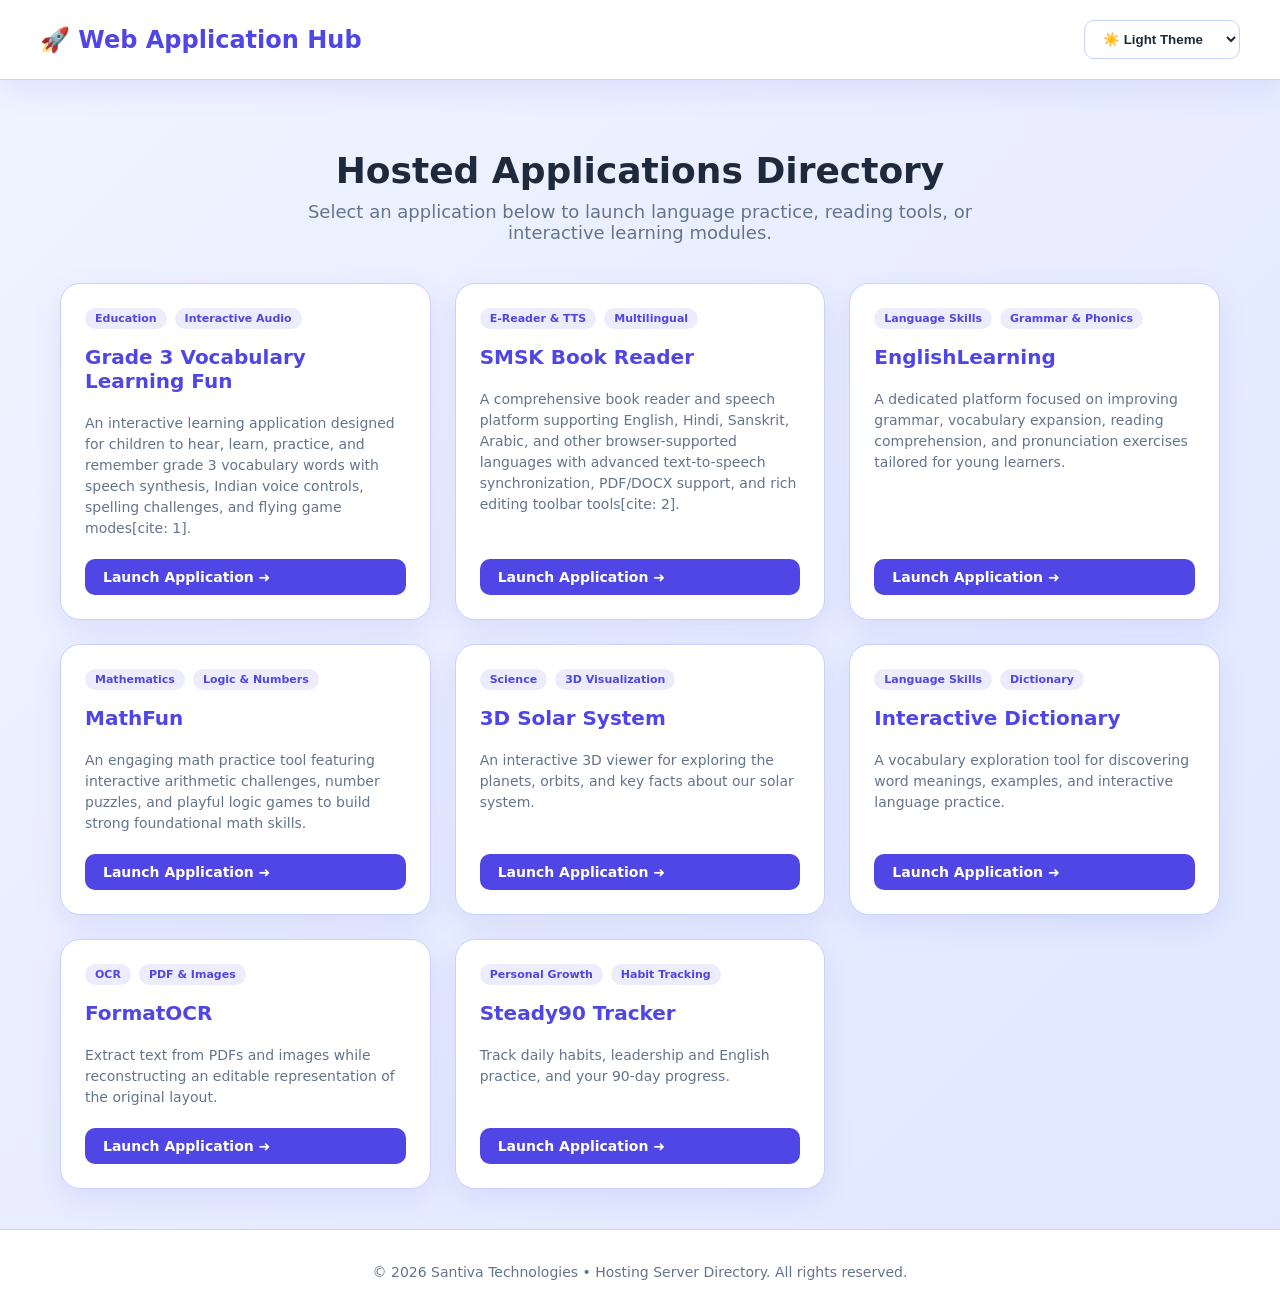
<file: index.html>
<!DOCTYPE html>
<html lang="en">
<head>
<meta charset="UTF-8">
<meta name="viewport" content="width=device-width, initial-scale=1.0">
<title>Application Hosting Dashboard — Hub</title>
<style>
:root {
  --bg: linear-gradient(135deg, #f0f4ff, #e0e7ff);
  --panel: #ffffff;
  --text: #1e293b;
  --muted: #64748b;
  --accent: #4f46e5;
  --border: #c7d2fe;
  --shadow: 0 10px 30px rgba(79, 70, 229, 0.1);
}

body.dark {
  --bg: linear-gradient(135deg, #0f172a, #1e1b4b);
  --panel: #1e293b;
  --text: #f8fafc;
  --muted: #94a3b8;
  --accent: #818cf8;
  --border: #334155;
  --shadow: 0 10px 30px rgba(0, 0, 0, 0.4);
}

body.ocean {
  --bg: linear-gradient(135deg, #e0f2fe, #bae6fd);
  --panel: #f0f9ff;
  --text: #0369a1;
  --muted: #0284c7;
  --accent: #0284c7;
  --border: #7dd3fc;
  --shadow: 0 10px 30px rgba(2, 132, 199, 0.15);
}

body.sunset {
  --bg: linear-gradient(135deg, #fef3c7, #ffedd5);
  --panel: #fffbeb;
  --text: #7c2d12;
  --muted: #c2410c;
  --accent: #ea580c;
  --border: #fde68a;
  --shadow: 0 10px 30px rgba(234, 88, 12, 0.15);
}

* { box-sizing: border-box; }
body {
  margin: 0;
  font-family: system-ui, -apple-system, Segoe UI, Roboto, sans-serif;
  background: var(--bg);
  color: var(--text);
  min-height: 100vh;
  display: flex;
  flex-direction: column;
  transition: background 0.3s, color 0.3s;
}

header {
  display: flex;
  justify-content: space-between;
  align-items: center;
  padding: 20px 40px;
  background: var(--panel);
  border-bottom: 1px solid var(--border);
  box-shadow: var(--shadow);
  flex-wrap: wrap;
  gap: 15px;
}

.brand h1 { margin: 0; font-size: 24px; color: var(--accent); }
.brand p { margin: 4px 0 0; font-size: 14px; color: var(--muted); }

.nav-tools {
  display: flex;
  gap: 12px;
  align-items: center;
  flex-wrap: wrap;
}

.btn {
  background: var(--accent);
  color: #fff;
  border: none;
  padding: 10px 18px;
  border-radius: 10px;
  font-weight: bold;
  cursor: pointer;
  text-decoration: none;
  font-size: 14px;
  display: inline-flex;
  align-items: center;
  gap: 6px;
  transition: transform 0.2s, opacity 0.2s;
}
.btn:hover { opacity: 0.9; transform: translateY(-1px); }
.btn.secondary { background: var(--panel); color: var(--text); border: 1px solid var(--border); }

select {
  padding: 10px 14px;
  border-radius: 10px;
  border: 1px solid var(--border);
  background: var(--panel);
  color: var(--text);
  font-weight: bold;
  cursor: pointer;
}

.container {
  max-width: 1200px;
  margin: 40px auto;
  padding: 0 20px;
  flex: 1;
  width: 100%;
}

.hero {
  text-align: center;
  margin-bottom: 40px;
}
.hero h2 { font-size: 36px; margin-bottom: 10px; color: var(--text); }
.hero p { font-size: 18px; color: var(--muted); max-width: 700px; margin: 0 auto; }

.grid {
  display: grid;
  grid-template-columns: repeat(auto-fit, minmax(280px, 1fr));
  gap: 24px;
}

.card {
  background: var(--panel);
  border: 1px solid var(--border);
  border-radius: 20px;
  padding: 24px;
  box-shadow: var(--shadow);
  display: flex;
  flex-direction: column;
  justify-content: space-between;
  transition: transform 0.3s, box-shadow 0.3s;
}
.card:hover { transform: translateY(-5px); box-shadow: 0 15px 35px rgba(0,0,0,0.15); }

.card h3 { margin-top: 0; font-size: 20px; color: var(--accent); }
.card p { color: var(--muted); line-height: 1.5; font-size: 14px; margin-bottom: 20px; }

.badge-row { display: flex; gap: 8px; margin-bottom: 16px; flex-wrap: wrap; }
.badge {
  background: rgba(79, 70, 229, 0.1);
  color: var(--accent);
  padding: 4px 10px;
  border-radius: 99px;
  font-size: 11px;
  font-weight: bold;
}

footer {
  text-align: center;
  padding: 20px;
  color: var(--muted);
  font-size: 14px;
  border-top: 1px solid var(--border);
  background: var(--panel);
}

@media(max-width: 600px) {
  header { padding: 15px 20px; flex-direction: column; align-items: stretch; text-align: center; }
  .nav-tools { justify-content: center; }
}
</style>
</head>
<body id="pageBody">

<header>
  <div class="brand">
    <h1>🚀 Web Application Hub</h1>
  </div>
  <div class="nav-tools">
    <select id="themeSelect" onchange="switchTheme(this.value)">
      <option value="light">☀️ Light Theme</option>
      <option value="dark">🌙 Dark Mode</option>
      <option value="ocean">🌊 Ocean Blue</option>
      <option value="sunset">🌅 Sunset Warm</option>
    </select>
  </div>
</header>

<div class="container">
  <div class="hero">
    <h2>Hosted Applications Directory</h2>
    <p>Select an application below to launch language practice, reading tools, or interactive learning modules.</p>
  </div>

  <div class="grid">
    <!-- Application 1 -->
    <div class="card">
      <div>
        <div class="badge-row">
          <span class="badge">Education</span>
          <span class="badge">Interactive Audio</span>
        </div>
        <h3>Grade 3 Vocabulary Learning Fun</h3>
        <p>An interactive learning application designed for children to hear, learn, practice, and remember grade 3 vocabulary words with speech synthesis, Indian voice controls, spelling challenges, and flying game modes[cite: 1].</p>
      </div>
      <a href="vocabulary-app.html" class="btn">Launch Application ➜</a>
    </div>

    <!-- Application 2 -->
    <div class="card">
      <div>
        <div class="badge-row">
          <span class="badge">E-Reader & TTS</span>
          <span class="badge">Multilingual</span>
        </div>
        <h3>SMSK Book Reader</h3>
        <p>A comprehensive book reader and speech platform supporting English, Hindi, Sanskrit, Arabic, and other browser-supported languages with advanced text-to-speech synchronization, PDF/DOCX support, and rich editing toolbar tools[cite: 2].</p>
      </div>
      <a href="book-reader-app.html" class="btn">Launch Application ➜</a>
    </div>

    <!-- Application 3 -->
    <div class="card">
      <div>
        <div class="badge-row">
          <span class="badge">Language Skills</span>
          <span class="badge">Grammar & Phonics</span>
        </div>
        <h3>EnglishLearning</h3>
        <p>A dedicated platform focused on improving grammar, vocabulary expansion, reading comprehension, and pronunciation exercises tailored for young learners.</p>
      </div>
      <a href="english-learning-app.html" class="btn">Launch Application ➜</a>
    </div>

    <!-- Application 4 -->
    <div class="card">
      <div>
        <div class="badge-row">
          <span class="badge">Mathematics</span>
          <span class="badge">Logic & Numbers</span>
        </div>
        <h3>MathFun</h3>
        <p>An engaging math practice tool featuring interactive arithmetic challenges, number puzzles, and playful logic games to build strong foundational math skills.</p>
      </div>
      <a href="math-fun-app.html" class="btn">Launch Application ➜</a>
    </div>

    <!-- Application 5 -->
    <div class="card">
      <div>
        <div class="badge-row">
          <span class="badge">Science</span>
          <span class="badge">3D Visualization</span>
        </div>
        <h3>3D Solar System</h3>
        <p>An interactive 3D viewer for exploring the planets, orbits, and key facts about our solar system.</p>
      </div>
      <a href="3DsolarSystem.html" class="btn">Launch Application ➜</a>
    </div>

    <!-- Application 6 -->
    <div class="card">
      <div>
        <div class="badge-row">
          <span class="badge">Language Skills</span>
          <span class="badge">Dictionary</span>
        </div>
        <h3>Interactive Dictionary</h3>
        <p>A vocabulary exploration tool for discovering word meanings, examples, and interactive language practice.</p>
      </div>
      <a href="InteractiveDictionary.html" class="btn">Launch Application ➜</a>
    </div>

    <!-- Application 7 -->
    <div class="card">
      <div>
        <div class="badge-row">
          <span class="badge">OCR</span>
          <span class="badge">PDF & Images</span>
        </div>
        <h3>FormatOCR</h3>
        <p>Extract text from PDFs and images while reconstructing an editable representation of the original layout.</p>
      </div>
      <a href="FormatOCR.html" class="btn">Launch Application ➜</a>
    </div>

    <!-- Application 8 -->
    <div class="card">
      <div>
        <div class="badge-row">
          <span class="badge">Personal Growth</span>
          <span class="badge">Habit Tracking</span>
        </div>
        <h3>Steady90 Tracker</h3>
        <p>Track daily habits, leadership and English practice, and your 90-day progress.</p>
      </div>
      <a href="Tracker.html" class="btn">Launch Application ➜</a>
    </div>
  </div>
</div>

<footer>
  <p>&copy; 2026 Santiva Technologies • Hosting Server Directory. All rights reserved.</p>
</footer>

<script>
function switchTheme(theme) {
  const body = document.getElementById('pageBody');
  body.className = '';
  if (theme !== 'light') {
    body.classList.add(theme);
  }
  localStorage.setItem('hub_theme', theme);
}

// Load saved theme on startup
window.addEventListener('DOMContentLoaded', () => {
  const saved = localStorage.getItem('hub_theme') || 'light';
  document.getElementById('themeSelect').value = saved;
  switchTheme(saved);
});
</script>
</body>
</html>
</file>
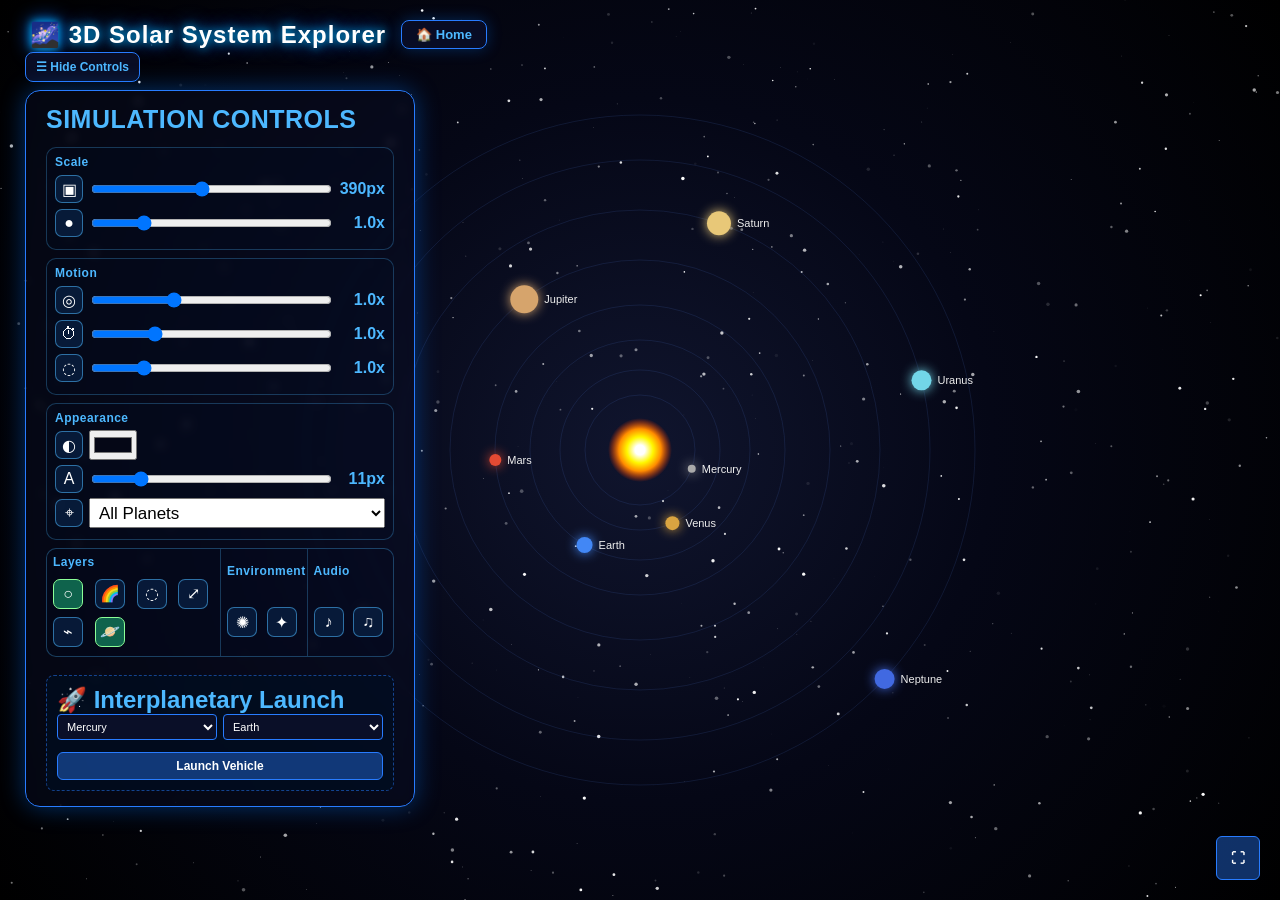
<file: 3DsolarSystem.html>
<!DOCTYPE html>
<html lang="en">
<head>
    <meta charset="UTF-8">
    <meta name="viewport" content="width=device-width, initial-scale=1.0">
    <title>3D Universe Solar System Viewer</title>
    <style>
        * {
            box-sizing: border-box;
        }

        body {
            margin: 0;
            overflow: hidden;
            background: #000;
            color: white;
            font-family: Arial, sans-serif;
        }

        #universe {
            position: relative;
            width: 100vw;
            height: 100vh;
            overflow: hidden;
            background: radial-gradient(circle at center, #10152e 0%, #050716 45%, #000 100%);
        }

        #universe.background-custom {
            background: var(--universe-background, #050716);
        }

        canvas {
            position: absolute;
            top: 0;
            left: 0;
        }

        /* Header Group (Title + Home Button side-by-side cleanly) */
        #header-group {
            position: absolute;
            top: 20px;
            left: 30px;
            display: flex;
            align-items: center;
            gap: 15px;
            z-index: 20;
        }

        #title {
            font-size: 24px;
            font-weight: bold;
            text-shadow: 0 0 10px #00bfff, 0 0 20px #0066ff;
            letter-spacing: 1px;
            white-space: nowrap;
        }

        #homeBtn {
            background: rgba(10, 15, 40, 0.85);
            border: 1px solid #287cff;
            color: #4db8ff;
            padding: 6px 14px;
            border-radius: 8px;
            text-decoration: none;
            font-size: 13px;
            font-weight: bold;
            box-shadow: 0 0 15px rgba(0, 120, 255, 0.3);
            backdrop-filter: blur(5px);
            transition: all 0.2s ease;
            white-space: nowrap;
        }

        #homeBtn:hover {
            background: rgba(40, 124, 255, 0.4);
            color: #fff;
        }

        #controlsToggleBtn {
            position: absolute;
            position: relative;
            top: auto;
            left: auto;
            background: rgba(10, 15, 40, 0.9);
            border: 1px solid #287cff;
            color: #4db8ff;
            padding: 7px 10px;
            border-radius: 8px;
            cursor: pointer;
            font-size: 12px;
            font-weight: bold;
        }

        #controlsToggleBtn:hover {
            background: rgba(40, 124, 255, 0.4);
            color: #fff;
        }

        #fullscreenBtn {
            position: fixed;
            right: 20px;
            bottom: 20px;
            width: 44px;
            height: 44px;
            z-index: 30;
            background: rgba(40, 124, 255, 0.4);
            border: 1px solid #287cff;
            color: #fff;
            padding: 6px;
            border-radius: 6px;
            cursor: pointer;
            font-weight: bold;
            font-size: 14px;
        }

        #fullscreenBtn:hover,
        #fullscreenBtn:focus-visible {
            background: rgba(40, 124, 255, 0.8);
        }

        body.controls-hidden #controls {
            display: none;
        }

        #simulatorDock {
            position: absolute;
            top: 52px;
            left: 25px;
            z-index: 21;
            touch-action: none;
        }

        #simulatorDock.dragging {
            cursor: grabbing;
            user-select: none;
        }

        /* Control Panel */
        #controls {
            position: relative;
            left: 0;
            top: 8px;
            width: min(var(--controls-width, 390px), calc(100vw - 30px));
            max-height: calc(100vh - 100px);
            overflow: visible;
            padding: 15px 20px;
            background: rgba(10, 15, 40, 0.42);
            border: 1px solid #287cff;
            border-radius: 15px;
            box-shadow: 0 0 25px rgba(0, 120, 255, 0.4);
            z-index: 20;
            backdrop-filter: blur(5px);
            font-size: calc(24px * var(--controls-scale, 1));
            display: grid;
            grid-template-columns: repeat(2, minmax(0, 1fr));
            gap: 8px 14px;
        }

        #controls > h3 {
            white-space: nowrap;
            overflow: hidden;
            text-overflow: ellipsis;
            font-size: calc(25px * var(--controls-scale, 1));
            line-height: 1.1;
            margin-bottom: 5px;
        }

        .control-section {
            min-width: 0;
            padding: 7px 8px;
            border: 1px solid rgba(77, 184, 255, 0.28);
            border-radius: 10px;
            background: rgba(0, 15, 35, 0.24);
        }

        .control-section.wide {
            grid-column: 1 / -1;
        }

        .control-section.compact {
            padding: 6px;
            display: grid;
            grid-template-columns: repeat(2, minmax(0, 1fr));
            gap: 2px 6px;
        }

        .control-section.compact .section-title {
            grid-column: 1 / -1;
        }

        .control-section.compact .tool {
            min-height: 32px;
            margin: 2px 0;
        }

        .control-section.compact .tool-icon {
            width: 30px;
            height: 30px;
        }

        .control-section.compact .tool[data-tooltip]::after {
            left: 0;
        }

        .utility-tray {
            grid-column: 1 / -1;
            display: grid;
            grid-template-columns: repeat(4, minmax(0, 1fr));
            border: 1px solid rgba(77, 184, 255, 0.32);
            border-radius: 10px;
            overflow: visible;
            background: rgba(0, 15, 35, 0.18);
        }

        .utility-tray .section-title {
            white-space: nowrap;
        }

        .utility-tray .control-section {
            border: 0;
            border-radius: 0;
            background: transparent;
        }

        .utility-tray .control-section + .control-section {
            border-left: 1px solid rgba(77, 184, 255, 0.28);
        }

        .utility-tray .control-section:first-child {
            grid-column: span 2;
            grid-template-columns: repeat(4, minmax(0, 1fr));
        }

        .utility-tray .control-section:first-child .tool {
            width: auto;
        }

        .section-title {
            display: flex;
            align-items: center;
            margin: 0 0 5px;
            color: #4db8ff;
            font-size: calc(12px * var(--controls-scale, 1));
            font-weight: bold;
            letter-spacing: 0.04em;
        }

        .tool-icon {
            display: inline-grid;
            place-items: center;
            flex: 0 0 auto;
            width: 28px;
            height: 28px;
            border: 1px solid rgba(77, 184, 255, 0.55);
            border-radius: 7px;
            background: rgba(10, 35, 70, 0.7);
            color: #fff;
            font-size: calc(16px * var(--controls-scale, 1));
        }

        .tool {
            position: relative;
            display: flex;
            align-items: center;
            gap: 6px;
            min-width: 0;
            min-height: 31px;
            margin: 3px 0;
            color: #fff;
            cursor: pointer;
        }

        .tool:hover .tool-icon,
        .tool:focus-within .tool-icon,
        .tool:has(input:focus-visible) .tool-icon,
        .tool:has(select:focus-visible) .tool-icon {
            border-color: #fff;
            background: rgba(40, 124, 255, 0.65);
        }

        .tool[data-tooltip]::after,
        .section-title[data-tooltip]::after {
            position: absolute;
            left: 0;
            bottom: calc(100% + 7px);
            z-index: 40;
            width: max-content;
            max-width: min(280px, 35vw);
            white-space: normal;
            padding: 5px 7px;
            border: 1px solid #287cff;
            border-radius: 6px;
            background: #07152b;
            color: #fff;
            content: attr(data-tooltip);
            font-size: 13px;
            line-height: 1.25;
            opacity: 0;
            pointer-events: none;
            transform: translateY(4px);
            transition: opacity 0.15s ease, transform 0.15s ease;
        }

        .tool[data-tooltip]:hover::after,
        .tool[data-tooltip]:focus-within::after,
        .section-title[data-tooltip]:hover::after {
            opacity: 1;
            transform: translateY(0);
        }

        .utility-tray .tool[data-tooltip]::after {
            bottom: auto;
            top: calc(100% + 8px);
        }

        .tool input[type="range"] {
            min-width: 0;
            flex: 1;
        }

        .tool input[type="checkbox"] {
            position: absolute;
            width: 1px;
            height: 1px;
            opacity: 0;
        }

        .tool input[type="checkbox"]:checked + .tool-icon {
            border-color: #8cff98;
            background: rgba(22, 140, 100, 0.7);
        }

        .tool select {
            min-width: 0;
            flex: 1;
            min-height: 30px;
            padding: 3px 5px;
            font-size: calc(17px * var(--controls-scale, 1));
        }

        .tool input[type="color"] {
            width: 48px;
            min-height: 30px;
            padding: 2px;
        }

        .tool-value {
            min-width: 45px;
            color: #4db8ff;
            font-size: calc(16px * var(--controls-scale, 1));
            font-weight: bold;
            text-align: right;
        }

        .sr-only {
            position: absolute;
            width: 1px;
            height: 1px;
            padding: 0;
            margin: -1px;
            overflow: hidden;
            clip: rect(0, 0, 0, 0);
            white-space: nowrap;
            border: 0;
        }

        #controls::-webkit-scrollbar {
            width: 5px;
        }
        #controls::-webkit-scrollbar-thumb {
            background: #287cff;
            border-radius: 5px;
        }

        #controls h3 {
            margin-top: 0;
            margin-bottom: 5px;
            color: #4db8ff;
            font-size: calc(25px * var(--controls-scale, 1));
            line-height: 1.1;
            text-transform: uppercase;
            letter-spacing: 0.5px;
            grid-column: 1 / -1;
            white-space: nowrap;
            overflow: hidden;
            text-overflow: ellipsis;
            cursor: grab;
        }

        #simulatorDock.dragging #controls > h3,
        #simulatorDock.dragging #controlsToggleBtn {
            cursor: grabbing;
        }

        .control-group {
            margin-bottom: 12px;
            min-width: 0;
        }

        .control-group label {
            display: flex;
            justify-content: space-between;
            color: #ccc;
            font-size: calc(24px * var(--controls-scale, 1));
            margin-bottom: 5px;
        }

        .control-group span {
            color: #4db8ff;
            font-weight: bold;
        }

        .control-group input[type="range"] {
            width: 100%;
            accent-color: #00bfff;
            cursor: pointer;
        }

        .checkbox-group label {
            display: flex;
            align-items: center;
            justify-content: flex-start;
            gap: 8px;
            cursor: pointer;
            color: #fff;
            font-size: calc(24px * var(--controls-scale, 1));
            line-height: 1.15;
        }

        .control-group input[type="checkbox"] {
            width: 22px;
            height: 22px;
        }

        .control-group select,
        .control-group input[type="color"] {
            width: 100%;
            min-height: 42px;
            font-size: calc(22px * var(--controls-scale, 1));
        }

        .control-group.checkbox-group {
            align-self: center;
        }

        .launch-box {
            grid-column: 1 / -1;
            margin-top: 0;
        }

        .control-group input[type="color"] {
            padding: 2px;
            cursor: pointer;
        }

        .texture-note {
            margin: 5px 0 0;
            color: #a9c7e8;
            font-size: 11px;
            line-height: 1.3;
        }

        /* Launch Section */
        .launch-box {
            background: rgba(0, 15, 35, 0.6);
            border: 1px dashed rgba(40, 124, 255, 0.5);
            padding: 10px;
            border-radius: 8px;
            margin-top: 10px;
        }

        .launch-selects {
            display: flex;
            gap: 6px;
            margin-bottom: 8px;
        }

        .launch-selects select {
            flex: 1;
            background: #0a0f28;
            color: #fff;
            border: 1px solid #287cff;
            padding: 5px;
            border-radius: 4px;
            font-size: 11px;
            cursor: pointer;
        }

        #launchBtn {
            width: 100%;
            background: rgba(40, 124, 255, 0.4);
            border: 1px solid #287cff;
            color: #fff;
            padding: 6px;
            border-radius: 6px;
            cursor: pointer;
            font-weight: bold;
            font-size: 12px;
            transition: 0.2s;
        }

        #launchBtn:hover {
            background: rgba(40, 124, 255, 0.8);
        }

        /* Info Display Card */
        #info {
            position: absolute;
            right: 25px;
            top: 25px;
            width: 280px;
            padding: 20px;
            background: rgba(10, 15, 40, 0.85);
            border: 1px solid #287cff;
            border-radius: 15px;
            box-shadow: 0 0 25px rgba(0, 120, 255, 0.4);
            z-index: 20;
            backdrop-filter: blur(5px);
            display: none;
        }

        body.info-visible #info {
            display: block;
        }

        body.fullscreen-active #header-group,
        body.fullscreen-active #info {
            display: none;
        }

        body.fullscreen-active #simulatorDock {
            display: block;
        }

        body.fullscreen-active #simulatorDock #controls,
        body.fullscreen-active #simulatorDock #controlsToggleBtn {
            display: none;
        }

        body.fullscreen-active.fullscreen-controls-visible #simulatorDock #controls,
        body.fullscreen-active.fullscreen-controls-visible #simulatorDock #controlsToggleBtn {
            display: block;
        }

        #info h2 {
            margin-top: 0;
            color: #4db8ff;
            font-size: 20px;
        }

        #info p {
            color: #ccc;
            line-height: 1.5;
            font-size: 13px;
            margin-bottom: 0;
        }

        @media (max-width: 520px) {
            #controls {
                padding: 14px;
                grid-template-columns: 1fr;
            }

            .control-section.wide,
            .control-section.compact,
            .launch-box,
            #controls h3 {
                grid-column: 1;
            }

            .utility-tray {
                grid-template-columns: 1fr;
            }

            .utility-tray .control-section:first-child {
                grid-column: auto;
            }

            .utility-tray .control-section:first-child .tool {
                display: flex;
                width: auto;
            }

            .utility-tray .control-section + .control-section {
                border-top: 1px solid rgba(77, 184, 255, 0.28);
                border-left: 0;
            }

            .tool[data-tooltip]::after {
                left: 0;
            }
        }
    </style>
</head>
<body>
<div id="universe">
    <!-- Header Group (Title & Home Button) -->
    <div id="header-group">
        <div id="title">🌌 3D Solar System Explorer</div>
        <a href="index.html" id="homeBtn">🏠 Home</a>
    </div>

    <div id="simulatorDock">
        <button id="controlsToggleBtn" type="button" aria-expanded="true">☰ Hide Controls</button>

        <!-- Simulation Control Panel -->
        <div id="controls">
        <h3>Simulation Controls</h3>

        <section class="control-section wide">
            <h4 class="section-title" data-tooltip="Adjust the panel size and the visual scale of the planets">Scale</h4>
            <div class="tool" data-tooltip="Panel size">
                <span class="tool-icon">▣</span><label class="sr-only" for="controlsSizeSlider">Panel size</label>
                <input type="range" id="controlsSizeSlider" min="280" max="520" step="10" value="390" aria-label="Panel size">
                <span class="tool-value" id="controlsSizeVal">390px</span>
            </div>
            <div class="tool" data-tooltip="Planet scale">
                <span class="tool-icon">●</span><label class="sr-only" for="sizeSlider">Planet scale</label>
                <input type="range" id="sizeSlider" min="0.5" max="3.0" step="0.1" value="1.0" aria-label="Planet scale">
                <span class="tool-value" id="sizeVal">1.0x</span>
            </div>
        </section>

        <section class="control-section wide">
            <h4 class="section-title" data-tooltip="Control orbital motion">Motion</h4>
            <div class="tool" data-tooltip="Orbit radius">
                <span class="tool-icon">◎</span><label class="sr-only" for="orbitRadiusSlider">Orbit radius</label>
                <input type="range" id="orbitRadiusSlider" min="0.5" max="2.0" step="0.1" value="1.0" aria-label="Orbit radius">
                <span class="tool-value" id="orbitRadiusVal">1.0x</span>
            </div>
            <div class="tool" data-tooltip="Orbit speed">
                <span class="tool-icon">⏱</span><label class="sr-only" for="speedSlider">Orbit speed</label>
                <input type="range" id="speedSlider" min="0" max="4.0" step="0.2" value="1.0" aria-label="Orbit speed">
                <span class="tool-value" id="speedVal">1.0x</span>
            </div>
            <div class="tool" data-tooltip="Moon size">
                <span class="tool-icon">◌</span><label class="sr-only" for="moonSizeSlider">Moon size</label>
                <input type="range" id="moonSizeSlider" min="0.5" max="3.0" step="0.1" value="1.0" aria-label="Moon size">
                <span class="tool-value" id="moonSizeVal">1.0x</span>
            </div>
        </section>

        <section class="control-section wide">
            <h4 class="section-title" data-tooltip="Change the scene and label appearance">Appearance</h4>
            <div class="tool" data-tooltip="Background color">
                <span class="tool-icon">◐</span><label class="sr-only" for="backgroundColor">Background color</label>
                <input type="color" id="backgroundColor" value="#050716" aria-label="Background color">
            </div>
            <div class="tool" data-tooltip="Label font size">
                <span class="tool-icon">A</span><label class="sr-only" for="fontSizeSlider">Label font size</label>
                <input type="range" id="fontSizeSlider" min="8" max="24" step="1" value="11" aria-label="Label font size">
                <span class="tool-value" id="fontVal">11px</span>
            </div>
            <div class="tool" data-tooltip="Progress target">
                <span class="tool-icon">⌖</span><label class="sr-only" for="orbitProgressPlanet">Progress target</label>
                <select id="orbitProgressPlanet" aria-label="Progress target"><option value="all">All Planets</option></select>
            </div>
        </section>

        <div class="utility-tray">
        <section class="control-section compact">
            <h4 class="section-title" data-tooltip="Show or hide visual layers">Layers</h4>
            <label class="tool" data-tooltip="Show orbit lines"><input type="checkbox" id="toggleOrbits" checked aria-label="Show orbit lines"><span class="tool-icon">○</span><span class="sr-only">Orbit lines</span></label>
            <label class="tool" data-tooltip="Use colorful orbit lines"><input type="checkbox" id="toggleColorfulOrbits" aria-label="Colorful orbit lines"><span class="tool-icon">🌈</span><span class="sr-only">Colorful orbit lines</span></label>
            <label class="tool" data-tooltip="Show natural satellites"><input type="checkbox" id="toggleMoons" aria-label="Show natural satellites"><span class="tool-icon">◌</span><span class="sr-only">Natural satellites</span></label>
            <label class="tool" data-tooltip="Show planet axis motion"><input type="checkbox" id="toggleAxes" aria-label="Show planet axis motion"><span class="tool-icon">⤢</span><span class="sr-only">Planet axis motion</span></label>
            <label class="tool" data-tooltip="Show orbit day progress"><input type="checkbox" id="toggleOrbitProgress" aria-label="Show orbit day progress"><span class="tool-icon">⌁</span><span class="sr-only">Orbit day progress</span></label>
            <label class="tool" data-tooltip="Switch planet colors"><input type="checkbox" id="toggleRealisticPlanets" checked aria-label="Use realistic planet textures"><span class="tool-icon">🪐</span><span class="sr-only">Realistic planet textures</span></label>
        </section>

        <section class="control-section compact">
            <h4 class="section-title" data-tooltip="Change the movement environment">Environment</h4>
            <label class="tool" data-tooltip="Galactic revolution"><input type="checkbox" id="toggleGalaxy" aria-label="Galactic revolution"><span class="tool-icon">✺</span><span class="sr-only">Galactic revolution</span></label>
            <label class="tool" data-tooltip="Space view drift"><input type="checkbox" id="toggleSpaceView" aria-label="Space view drift"><span class="tool-icon">✦</span><span class="sr-only">Space view drift</span></label>
        </section>

        <section class="control-section compact">
            <h4 class="section-title" data-tooltip="Enable object tracking sounds">Audio</h4>
            <label class="tool" data-tooltip="Track planet sounds"><input type="checkbox" id="toggleSound" aria-label="Track planet sounds"><span class="tool-icon">♪</span><span class="sr-only">Track planet sounds</span></label>
            <label class="tool" data-tooltip="Continuous tracking sound"><input type="checkbox" id="toggleContinuousSound" aria-label="Continuous tracking sound"><span class="tool-icon">♫</span><span class="sr-only">Continuous tracking sound</span></label>
        </section>
        </div>

        <!-- Rocket Launch Control -->
        <div class="launch-box">
            <label style="font-weight: bold; color: #4db8ff; margin-bottom: 6px;">🚀 Interplanetary Launch</label>
            <div class="launch-selects">
                <select id="launchFrom"></select>
                <select id="launchTo"></select>
            </div>
            <button id="launchBtn">Launch Vehicle</button>
        </div>
        </div>
    </div>

    <button id="fullscreenBtn" type="button" title="Enter full screen" aria-label="Enter full screen">⛶</button>

    <canvas id="space"></canvas>

    <div id="info">
        <h2>Solar System</h2>
        <p>Click on any planet body to stream live specs, radius info, and characteristics.</p>
    </div>
</div>

<script>
    const canvas = document.getElementById("space");
    const ctx = canvas.getContext("2d");
    const universe = document.getElementById("universe");
    const controls = document.getElementById("controls");
    const info = document.getElementById("info");
    
    // UI Elements
    const sizeSlider = document.getElementById("sizeSlider");
    const sizeVal = document.getElementById("sizeVal");
    const controlsSizeSlider = document.getElementById("controlsSizeSlider");
    const controlsSizeVal = document.getElementById("controlsSizeVal");
    const orbitRadiusSlider = document.getElementById("orbitRadiusSlider");
    const orbitRadiusVal = document.getElementById("orbitRadiusVal");
    const moonSizeSlider = document.getElementById("moonSizeSlider");
    const moonSizeVal = document.getElementById("moonSizeVal");
    const speedSlider = document.getElementById("speedSlider");
    const speedVal = document.getElementById("speedVal");
    const fontSizeSlider = document.getElementById("fontSizeSlider");
    const fontVal = document.getElementById("fontVal");
    const toggleOrbits = document.getElementById("toggleOrbits");
    const toggleColorfulOrbits = document.getElementById("toggleColorfulOrbits");
    const backgroundColor = document.getElementById("backgroundColor");
    const toggleMoons = document.getElementById("toggleMoons");
    const toggleAxes = document.getElementById("toggleAxes");
    const toggleOrbitProgress = document.getElementById("toggleOrbitProgress");
    const toggleRealisticPlanets = document.getElementById("toggleRealisticPlanets");
    const orbitProgressPlanet = document.getElementById("orbitProgressPlanet");
    const controlsToggleBtn = document.getElementById("controlsToggleBtn");
    const toggleGalaxy = document.getElementById("toggleGalaxy");
    const toggleSpaceView = document.getElementById("toggleSpaceView");
    const toggleSound = document.getElementById("toggleSound");
    const toggleContinuousSound = document.getElementById("toggleContinuousSound");
    const fullscreenBtn = document.getElementById("fullscreenBtn");
    const launchFromSelect = document.getElementById("launchFrom");
    const launchToSelect = document.getElementById("launchTo");
    const launchBtn = document.getElementById("launchBtn");

    let width, height;
    let planetSizeMultiplier = 1.0;
    let orbitRadiusMultiplier = 1.0;
    let moonSizeMultiplier = 1.0;
    let orbitSpeedMultiplier = 1.0;
    let labelFontSize = 11;
    let renderOrbits = true;
    let renderColorfulOrbits = false;
    let renderMoons = false;
    let renderAxes = false;
    let renderOrbitProgress = false;
    let renderRealisticPlanets = true;
    let orbitProgressTarget = "all";
    let galacticRevolutionActive = false;
    let spaceViewActive = false;
    let soundEffectsEnabled = false;
    let continuousSoundEnabled = false;
    let trackingSoundKey = "";
    let trackingSoundTimer = null;
    let audioContext = null;

    // Rocket Flight State
    let activeRocket = null;

    // Track active center coordinates for click detection & rendering
    let currentCx = 0;
    let currentCy = 0;
    let dockDrag = null;
    let suppressToggleClick = false;

    function clampDockPosition(left, top) {
        const dockRect = simulatorDock.getBoundingClientRect();
        const maxLeft = Math.max(0, window.innerWidth - dockRect.width);
        const maxTop = Math.max(0, window.innerHeight - dockRect.height);
        return {
            left: Math.max(0, Math.min(left, maxLeft)),
            top: Math.max(0, Math.min(top, maxTop))
        };
    }

    function beginDockDrag(event) {
        if (event.button !== 0) return;
        const rect = simulatorDock.getBoundingClientRect();
        dockDrag = {
            startX: event.clientX,
            startY: event.clientY,
            startLeft: rect.left,
            startTop: rect.top,
            moved: false
        };
        simulatorDock.classList.add("dragging");
        event.currentTarget.setPointerCapture(event.pointerId);
        event.preventDefault();
    }

    function moveDock(event) {
        if (!dockDrag) return;
        const deltaX = event.clientX - dockDrag.startX;
        const deltaY = event.clientY - dockDrag.startY;
        if (Math.abs(deltaX) > 3 || Math.abs(deltaY) > 3) dockDrag.moved = true;
        const position = clampDockPosition(dockDrag.startLeft + deltaX, dockDrag.startTop + deltaY);
        simulatorDock.style.left = `${position.left}px`;
        simulatorDock.style.top = `${position.top}px`;
    }

    function endDockDrag(event) {
        if (!dockDrag) return;
        suppressToggleClick = dockDrag.moved;
        if (event.currentTarget.hasPointerCapture(event.pointerId)) event.currentTarget.releasePointerCapture(event.pointerId);
        simulatorDock.classList.remove("dragging");
        dockDrag = null;
    }

    const simulatorDock = document.getElementById("simulatorDock");
    [controlsToggleBtn, controls.querySelector("h3")].forEach(handle => {
        handle.addEventListener("pointerdown", beginDockDrag);
        handle.addEventListener("pointermove", moveDock);
        handle.addEventListener("pointerup", endDockDrag);
        handle.addEventListener("pointercancel", endDockDrag);
    });

    // Listeners for Control Panel Sliders & Checkboxes
    controlsSizeSlider.addEventListener("input", (e) => {
        const panelWidth = parseInt(e.target.value, 10);
        const panelScale = panelWidth / 390;
        universe.style.setProperty("--controls-width", `${panelWidth}px`);
        universe.style.setProperty("--controls-scale", panelScale.toFixed(3));
        controlsSizeVal.textContent = `${panelWidth}px`;
    });

    sizeSlider.addEventListener("input", (e) => {
        planetSizeMultiplier = parseFloat(e.target.value);
        sizeVal.textContent = planetSizeMultiplier.toFixed(1) + "x";
    });

    orbitRadiusSlider.addEventListener("input", (e) => {
        orbitRadiusMultiplier = parseFloat(e.target.value);
        orbitRadiusVal.textContent = orbitRadiusMultiplier.toFixed(1) + "x";
    });

    moonSizeSlider.addEventListener("input", (e) => {
        moonSizeMultiplier = parseFloat(e.target.value);
        moonSizeVal.textContent = moonSizeMultiplier.toFixed(1) + "x";
    });

    speedSlider.addEventListener("input", (e) => {
        orbitSpeedMultiplier = parseFloat(e.target.value);
        speedVal.textContent = orbitSpeedMultiplier.toFixed(1) + "x";
    });

    fontSizeSlider.addEventListener("input", (e) => {
        labelFontSize = parseInt(e.target.value);
        fontVal.textContent = labelFontSize + "px";
    });

    toggleOrbits.addEventListener("change", (e) => {
        renderOrbits = e.target.checked;
    });

    toggleColorfulOrbits.addEventListener("change", (e) => {
        renderColorfulOrbits = e.target.checked;
    });

    backgroundColor.addEventListener("input", (e) => {
        universe.style.setProperty("--universe-background", e.target.value);
        universe.classList.add("background-custom");
    });

    toggleMoons.addEventListener("change", (e) => {
        renderMoons = e.target.checked;
    });

    toggleAxes.addEventListener("change", (e) => {
        renderAxes = e.target.checked;
    });

    toggleRealisticPlanets.addEventListener("change", (e) => {
        renderRealisticPlanets = e.target.checked;
    });

    toggleOrbitProgress.addEventListener("change", (e) => {
        renderOrbitProgress = e.target.checked;
    });

    orbitProgressPlanet.addEventListener("change", (e) => {
        orbitProgressTarget = e.target.value;
    });

    controlsToggleBtn.addEventListener("click", () => {
        if (suppressToggleClick) {
            suppressToggleClick = false;
            return;
        }
        const controlsHidden = document.body.classList.toggle("controls-hidden");
        controlsToggleBtn.textContent = controlsHidden ? "☰ Show Controls" : "☰ Hide Controls";
        controlsToggleBtn.setAttribute("aria-expanded", String(!controlsHidden));
    });

    toggleGalaxy.addEventListener("change", (e) => {
        galacticRevolutionActive = e.target.checked;
    });

    toggleSpaceView.addEventListener("change", (e) => {
        spaceViewActive = e.target.checked;
    });

    toggleSound.addEventListener("change", (e) => {
        soundEffectsEnabled = e.target.checked;
        if (soundEffectsEnabled) {
            playSound("select");
            startTrackingSound();
        } else {
            stopTrackingSound();
        }
    });

    toggleContinuousSound.addEventListener("change", (e) => {
        continuousSoundEnabled = e.target.checked;
        if (continuousSoundEnabled) startTrackingSound();
        else stopTrackingSound();
    });

    fullscreenBtn.addEventListener("click", toggleFullScreen);

    // Embedded Planet Data & Telemetry
    const planets = [
        { name: "Mercury", distance: 55, size: 4, color: "#aaa", radiusKm: "2,440 km", period: "88 days", orbitalDays: 88, axialTilt: 0.03, rotationSpeed: 0.9 },
        { name: "Venus", distance: 80, size: 7, color: "#d9a441", radiusKm: "6,051 km", period: "225 days", orbitalDays: 225, axialTilt: 177.4, rotationSpeed: -0.7 },
        { name: "Earth", distance: 110, size: 8, color: "#4287f5", radiusKm: "6,371 km", period: "365.25 days", orbitalDays: 365.25, axialTilt: 23.4, rotationSpeed: 1.4, moons: [{ name: "Moon", distance: 16, size: 2.2, color: "#ccc", speedFactor: 3 }] },
        { name: "Mars", distance: 145, size: 6, color: "#e34a33", radiusKm: "3,389 km", period: "687 days", orbitalDays: 687, axialTilt: 25.2, rotationSpeed: 1.3, moons: [{ name: "Phobos", distance: 11, size: 1.4, color: "#999", speedFactor: 4 }, { name: "Deimos", distance: 17, size: 1.1, color: "#aaa", speedFactor: 2.5 }] },
        { name: "Jupiter", distance: 190, size: 14, color: "#d6a46c", radiusKm: "69,911 km", period: "11.9 years", orbitalDays: 4332.5, axialTilt: 3.1, rotationSpeed: 1.8, moons: [{ name: "Io", distance: 22, size: 2, color: "#e3c16f", speedFactor: 5 }, { name: "Europa", distance: 28, size: 1.8, color: "#c2d1e0", speedFactor: 3.8 }, { name: "Ganymede", distance: 36, size: 2.6, color: "#a38c6c", speedFactor: 2.5 }, { name: "Callisto", distance: 44, size: 2.4, color: "#7a6b58", speedFactor: 1.8 }] },
        { name: "Saturn", distance: 240, size: 12, color: "#e8c878", radiusKm: "58,232 km", period: "29.5 years", orbitalDays: 10759, axialTilt: 26.7, rotationSpeed: 1.6, moons: [{ name: "Titan", distance: 30, size: 2.8, color: "#d9ae68", speedFactor: 2.2 }] },
        { name: "Uranus", distance: 290, size: 10, color: "#72d6e8", radiusKm: "25,362 km", period: "84 years", orbitalDays: 30687, axialTilt: 97.8, rotationSpeed: -1.1 },
        { name: "Neptune", distance: 335, size: 10, color: "#4169e1", radiusKm: "24,622 km", period: "165 years", orbitalDays: 60190, axialTilt: 28.3, rotationSpeed: 1.2 }
    ];

    // Populate Launch Dropdowns
    planets.forEach(p => {
        const opt1 = document.createElement("option");
        opt1.value = p.name;
        opt1.textContent = p.name;
        launchFromSelect.appendChild(opt1);

        const opt2 = document.createElement("option");
        opt2.value = p.name;
        opt2.textContent = p.name;
        launchToSelect.appendChild(opt2);

        const progressOption = document.createElement("option");
        progressOption.value = p.name;
        progressOption.textContent = p.name;
        orbitProgressPlanet.appendChild(progressOption);
    });
    if (planets.length > 1) launchToSelect.selectedIndex = 2;

    const planetInfo = {
        Mercury: "The smallest planet and the closest planet to the Sun. Experiences extreme temperature swings.",
        Venus: "A blazing hot world with a dense, toxic carbon-dioxide atmosphere and runaway greenhouse effect.",
        Earth: "Our home planet, uniquely harboring liquid water, robust plate tectonics, and abundant life.",
        Mars: "The red planet, home to vast iron-oxide deserts, ancient riverbeds, and Olympus Mons.",
        Jupiter: "The largest gas giant in our system, famous for its iconic Great Red Spot storm.",
        Saturn: "A gas giant distinguished by a magnificent, complex icy ring system.",
        Uranus: "An ice giant whose rotational axis is tilted almost completely sideways.",
        Neptune: "A distant, deep blue ice giant swept by supersonic winds and dark storms."
    };

    const planetTextureUrls = {
        Mercury: "https://upload.wikimedia.org/wikipedia/commons/4/4a/Mercury_in_true_color.jpg",
        Venus: "https://upload.wikimedia.org/wikipedia/commons/e/e5/Venus-real_color.jpg",
        Earth: "https://threejs.org/examples/textures/planets/earth_atmos_2048.jpg",
        Mars: "https://upload.wikimedia.org/wikipedia/commons/0/02/OSIRIS_Mars_true_color.jpg",
        Jupiter: "https://upload.wikimedia.org/wikipedia/commons/e/e2/Jupiter.jpg",
        Saturn: "https://upload.wikimedia.org/wikipedia/commons/c/c7/Saturn_during_Equinox.jpg",
        Uranus: "https://upload.wikimedia.org/wikipedia/commons/3/3d/Uranus2.jpg",
        Neptune: "https://upload.wikimedia.org/wikipedia/commons/5/56/Neptune_Full.jpg"
    };

    const planetTextures = new Map();
    planets.forEach(planet => {
        const image = new Image();
        image.crossOrigin = "anonymous";
        image.onload = () => planetTextures.set(planet.name, image);
        image.onerror = () => console.warn(`Texture unavailable for ${planet.name}; using color fallback.`);
        image.src = planetTextureUrls[planet.name];
    });

    function resizeCanvas() {
        width = canvas.width = window.innerWidth;
        height = canvas.height = window.innerHeight;
    }
    window.addEventListener("resize", resizeCanvas);
    resizeCanvas();

    // STAR FIELD GENERATION
    const stars = [];
    for (let i = 0; i < 600; i++) {
        stars.push({
            x: Math.random(),
            y: Math.random(),
            size: Math.random() * 1.8,
            brightness: Math.random()
        });
    }

    function drawStars() {
        for (const star of stars) {
            const x = star.x * width;
            const y = star.y * height;
            ctx.beginPath();
            ctx.arc(x, y, star.size, 0, Math.PI * 2);
            ctx.fillStyle = `rgba(255,255,255,${star.brightness})`;
            ctx.fill();
        }
    }

    // DRAW SUN WITH DYNAMIC GLOW
    function drawSun(cx, cy) {
        const sunRadius = 40 * Math.max(0.8, planetSizeMultiplier * 0.6);
        const gradient = ctx.createRadialGradient(cx, cy, 5, cx, cy, sunRadius);
        gradient.addColorStop(0, "#fff");
        gradient.addColorStop(0.3, "#fff700");
        gradient.addColorStop(0.6, "#ff8c00");
        gradient.addColorStop(1, "rgba(255,50,0,0)");

        ctx.beginPath();
        ctx.arc(cx, cy, sunRadius, 0, Math.PI * 2);
        ctx.fillStyle = gradient;
        ctx.fill();
    }

    // HELPER TO COMPUTE PLANET POSITION
    function getPlanetCoordinates(planet, time, index) {
        const orbit = planet.distance * orbitRadiusMultiplier * Math.min(width, height) / 900;
        const speed = 0.0004 * orbitSpeedMultiplier / (index + 0.8);
        const angle = time * speed + index;
        return {
            x: currentCx + Math.cos(angle) * orbit,
            y: currentCy + Math.sin(angle) * orbit,
            angle: angle,
            orbit: orbit
        };
    }

    // DRAW PLANET, ORBITS, MOONS & LABELS
    function drawPlanet(planet, cx, cy, time, index) {
        const coords = getPlanetCoordinates(planet, time, index);
        const x = coords.x;
        const y = coords.y;

        // Render Orbit Paths Toggle
        if (renderOrbits) {
            ctx.beginPath();
            ctx.arc(cx, cy, coords.orbit, 0, Math.PI * 2);
            const orbitColors = ["#4db8ff", "#ff9f43", "#8cff98", "#ff6b9d", "#c792ff", "#ffe66d", "#56d8d8", "#ff7b54"];
            ctx.strokeStyle = renderColorfulOrbits ? orbitColors[index % orbitColors.length] : "rgba(100,150,255,0.12)";
            ctx.globalAlpha = renderColorfulOrbits ? 0.7 : 1;
            ctx.lineWidth = renderColorfulOrbits ? 1.5 : 1;
            ctx.stroke();
            ctx.globalAlpha = 1;
        }

        if (renderOrbitProgress && (orbitProgressTarget === "all" || orbitProgressTarget === planet.name)) {
            drawOrbitProgress(planet, cx, cy, x, y, coords.angle, index);
        }

        // Current Scaled Planet Size
        const currentSize = planet.size * planetSizeMultiplier;

        // Planet body rendering uses real imagery when available.
        ctx.beginPath();
        ctx.arc(x, y, currentSize, 0, Math.PI * 2);
        ctx.shadowBlur = 12 * planetSizeMultiplier;
        ctx.shadowColor = planet.color;
        const texture = renderRealisticPlanets ? planetTextures.get(planet.name) : null;
        if (texture) {
            ctx.save();
            ctx.clip();
            ctx.drawImage(texture, x - currentSize, y - currentSize, currentSize * 2, currentSize * 2);
            const lighting = ctx.createRadialGradient(x - currentSize * 0.35, y - currentSize * 0.4, currentSize * 0.05, x, y, currentSize * 1.15);
            lighting.addColorStop(0, "rgba(255,255,255,0.28)");
            lighting.addColorStop(0.55, "rgba(255,255,255,0)");
            lighting.addColorStop(1, "rgba(0,0,0,0.52)");
            ctx.fillStyle = lighting;
            ctx.fillRect(x - currentSize, y - currentSize, currentSize * 2, currentSize * 2);
            ctx.restore();
        } else {
            ctx.fillStyle = planet.color;
            ctx.fill();
        }
        ctx.shadowBlur = 0;

        if (renderAxes) {
            drawPlanetAxis(x, y, currentSize, planet, time);
        }

        // Render Natural Satellites (Moons with Names & Scaling)
        if (renderMoons && planet.moons) {
            planet.moons.forEach((moon, mIndex) => {
                const moonCoords = getMoonCoordinates(planet, moon, mIndex, x, y, time);
                const mx = moonCoords.x;
                const my = moonCoords.y;
                const currentMoonSize = moon.size * moonSizeMultiplier;

                ctx.beginPath();
                ctx.arc(mx, my, currentMoonSize, 0, Math.PI * 2);
                ctx.fillStyle = moon.color;
                ctx.fill();

                // Moon Label
                ctx.fillStyle = "#bbb";
                ctx.font = `${Math.max(8, labelFontSize - 2)}px Arial`;
                ctx.fillText(moon.name, mx + currentMoonSize + 4, my + 3);
            });
        }

        // Dynamic Planet Font Label
        ctx.fillStyle = "#eee";
        ctx.font = `${labelFontSize}px Arial`;
        ctx.fillText(planet.name, x + currentSize + 6, y + 4);
    }

    function getMoonCoordinates(planet, moon, moonIndex, planetX, planetY, time) {
        const moonAngle = time * 0.0015 * moon.speedFactor + moonIndex * 2;
        const moonDist = moon.distance * Math.max(0.7, planetSizeMultiplier * 0.8);
        return {
            x: planetX + Math.cos(moonAngle) * moonDist,
            y: planetY + Math.sin(moonAngle) * moonDist
        };
    }

    function drawOrbitProgress(planet, cx, cy, x, y, angle, index) {
        const completedAngle = ((angle - index) % (Math.PI * 2) + Math.PI * 2) % (Math.PI * 2);
        const elapsedDays = (completedAngle / (Math.PI * 2)) * planet.orbitalDays;
        const midX = cx + (x - cx) * 0.55;
        const midY = cy + (y - cy) * 0.55;

        ctx.save();
        ctx.beginPath();
        ctx.moveTo(cx, cy);
        ctx.lineTo(x, y);
        ctx.strokeStyle = "rgba(255, 226, 92, 0.78)";
        ctx.lineWidth = 1.5;
        ctx.setLineDash([6, 5]);
        ctx.stroke();
        ctx.setLineDash([]);

        ctx.fillStyle = "#fff2a6";
        const trackerFontSize = Math.max(6, Math.floor(labelFontSize * 0.7));
        ctx.font = `${trackerFontSize}px Arial`;
        ctx.fillText(`Day ${Math.round(elapsedDays)} / ${planet.orbitalDays} days`, midX + 4, midY - 4);
        ctx.restore();
    }

    function drawPlanetAxis(x, y, planetSize, planet, time) {
        const tilt = (planet.axialTilt * Math.PI) / 180;
        const motion = time * 0.0012 * planet.rotationSpeed;
        const axisAngle = tilt + motion;
        const axisLength = Math.max(planetSize * 3.2, 16);
        const endX = Math.cos(axisAngle) * axisLength;
        const endY = Math.sin(axisAngle) * axisLength;

        ctx.save();
        ctx.beginPath();
        ctx.moveTo(x - endX, y - endY);
        ctx.lineTo(x + endX, y + endY);
        ctx.strokeStyle = "rgba(255, 245, 180, 0.9)";
        ctx.lineWidth = Math.max(1, planetSizeMultiplier * 0.8);
        ctx.setLineDash([4, 3]);
        ctx.stroke();
        ctx.setLineDash([]);
        ctx.fillStyle = "#fff4a8";
        ctx.beginPath();
        ctx.arc(x + endX, y + endY, Math.max(1.5, planetSizeMultiplier), 0, Math.PI * 2);
        ctx.fill();
        ctx.restore();
    }

    const planetSoundProfiles = {
        Mercury: [262, 392],
        Venus: [294, 440],
        Earth: [330, 494],
        Mars: [349, 523],
        Jupiter: [196, 294],
        Saturn: [220, 330],
        Uranus: [247, 370],
        Neptune: [175, 262],
        Moon: [523, 784],
        Phobos: [587, 880],
        Deimos: [659, 988],
        Io: [392, 587],
        Europa: [440, 659],
        Ganymede: [294, 587],
        Callisto: [220, 440],
        Titan: [330, 392]
    };

    function playSound(type, soundKey = "") {
        if (!soundEffectsEnabled) return;
        const AudioContextClass = window.AudioContext || window.webkitAudioContext;
        if (!AudioContextClass) return;
        if (!audioContext) audioContext = new AudioContextClass();
        if (audioContext.state === "suspended") audioContext.resume();

        const profile = planetSoundProfiles[soundKey] || (type === "select" ? [392, 587] : [300, 450]);
        const oscillator = audioContext.createOscillator();
        const secondOscillator = audioContext.createOscillator();
        const gain = audioContext.createGain();
        const now = audioContext.currentTime;
        oscillator.type = "triangle";
        secondOscillator.type = "sine";
        oscillator.frequency.setValueAtTime(profile[0], now);
        secondOscillator.frequency.setValueAtTime(profile[1], now);
        gain.gain.setValueAtTime(0.0001, now);
        gain.gain.exponentialRampToValueAtTime(0.12, now + 0.015);
        gain.gain.exponentialRampToValueAtTime(0.0001, now + 0.24);
        oscillator.connect(gain);
        secondOscillator.connect(gain);
        gain.connect(audioContext.destination);
        oscillator.start(now);
        secondOscillator.start(now);
        oscillator.stop(now + 0.25);
        secondOscillator.stop(now + 0.25);
    }

    function stopTrackingSound() {
        if (trackingSoundTimer) {
            clearInterval(trackingSoundTimer);
            trackingSoundTimer = null;
        }
    }

    function startTrackingSound() {
        stopTrackingSound();
        if (!soundEffectsEnabled || !continuousSoundEnabled || !trackingSoundKey) return;
        playSound("track", trackingSoundKey);
        trackingSoundTimer = setInterval(() => {
            if (trackingSoundKey) playSound("track", trackingSoundKey);
        }, 1600);
    }

    function showInfo(title, content, soundType) {
        info.innerHTML = `<h2>${title}</h2>${content}`;
        document.body.classList.add("info-visible");
        trackingSoundKey = soundType;
        if (continuousSoundEnabled) startTrackingSound();
        else playSound("track", soundType);
    }

    function hideInfo() {
        document.body.classList.remove("info-visible");
        trackingSoundKey = "";
        stopTrackingSound();
    }

    function toggleFullScreen() {
        if (document.fullscreenElement) {
            document.exitFullscreen();
        } else {
            universe.requestFullscreen().catch(() => {
                info.innerHTML = "<h2>Full screen unavailable</h2><p>Your browser blocked full-screen mode.</p>";
                document.body.classList.add("info-visible");
            });
        }
    }

    document.addEventListener("fullscreenchange", () => {
        const active = Boolean(document.fullscreenElement);
        document.body.classList.toggle("fullscreen-active", active);
        document.body.classList.remove("fullscreen-controls-visible");
        fullscreenBtn.textContent = "⛶";
        fullscreenBtn.title = active ? "Exit full screen" : "Enter full screen";
        fullscreenBtn.setAttribute("aria-label", active ? "Exit full screen" : "Enter full screen");
        if (active) hideInfo();
    });

    // LAUNCH ROCKET ACTION & ANIMATION
    launchBtn.addEventListener("click", () => {
        const fromName = launchFromSelect.value;
        const toName = launchToSelect.value;

        if (fromName === toName) {
            hideInfo();
            return;
        }

        const fromPlanetObj = planets.find(p => p.name === fromName);
        const toPlanetObj = planets.find(p => p.name === toName);

        activeRocket = {
            from: fromPlanetObj,
            to: toPlanetObj,
            fromIndex: planets.indexOf(fromPlanetObj),
            toIndex: planets.indexOf(toPlanetObj),
            progress: 0,
            duration: 180
        };

        playSound("select");
    });

    function drawRocket(time) {
        if (!activeRocket) return;

        const fromCoords = getPlanetCoordinates(activeRocket.from, time, activeRocket.fromIndex);
        const toCoords = getPlanetCoordinates(activeRocket.to, time, activeRocket.toIndex);

        activeRocket.progress += 1 / activeRocket.duration;
        const p = Math.min(1, activeRocket.progress);

        const currentX = fromCoords.x + (toCoords.x - fromCoords.x) * p;
        const currentY = fromCoords.y + (toCoords.y - fromCoords.y) * p - Math.sin(p * Math.PI) * 70;

        ctx.beginPath();
        ctx.arc(currentX, currentY, 4, 0, Math.PI * 2);
        ctx.fillStyle = "#00ffff";
        ctx.shadowBlur = 10;
        ctx.shadowColor = "#00ffff";
        ctx.fill();
        ctx.shadowBlur = 0;

        ctx.fillStyle = "#00ffff";
        ctx.font = "10px Arial";
        ctx.fillText("🚀 Vessel", currentX + 8, currentY - 4);

        if (p >= 1) {
            activeRocket = null;
            playSound("select");
        }
    }

    // MAIN ANIMATION LOOP
    let lastTime = 0;
    let accumulatedTime = 0;

    function animate(timestamp) {
        if (!lastTime) lastTime = timestamp;
        const delta = timestamp - lastTime;
        lastTime = timestamp;

        accumulatedTime += delta * 0.5;

        ctx.clearRect(0, 0, width, height);
        drawStars();

        const baseCx = width / 2;
        const baseCy = height / 2;
        let sunX = baseCx;
        let sunY = baseCy;

        // Galactic Revolution Mode: Sun revolves around galactic center
        if (galacticRevolutionActive) {
            const galacticAngle = accumulatedTime * 0.00008;
            const galacticRadius = 140;
            sunX = baseCx + Math.cos(galacticAngle) * galacticRadius;
            sunY = baseCy + Math.sin(galacticAngle) * galacticRadius;

            if (renderOrbits) {
                ctx.beginPath();
                ctx.arc(baseCx, baseCy, galacticRadius, 0, Math.PI * 2);
                ctx.strokeStyle = "rgba(255, 100, 255, 0.1)";
                ctx.lineWidth = 1;
                ctx.setLineDash([5, 5]);
                ctx.stroke();
                ctx.setLineDash([]);
            }
        }

        // Optional Space View Drift offset
        if (spaceViewActive) {
            sunX += Math.sin(accumulatedTime * 0.00015) * (width * 0.15);
            sunY += Math.cos(accumulatedTime * 0.0001) * (height * 0.15);
        }

        currentCx = sunX;
        currentCy = sunY;

        drawSun(currentCx, currentCy);

        planets.forEach((planet, index) => {
            drawPlanet(planet, currentCx, currentCy, accumulatedTime, index);
        });

        drawRocket(accumulatedTime);

        requestAnimationFrame(animate);
    }

    // INTERACTIVE CLICK DETECTION
    canvas.addEventListener("click", function(event) {
        const mouseX = event.clientX;
        const mouseY = event.clientY;
        let hit = false;

        planets.forEach((planet, index) => {
            const coords = getPlanetCoordinates(planet, accumulatedTime, index);
            const currentSize = planet.size * planetSizeMultiplier;

            const distance = Math.sqrt((mouseX - coords.x) ** 2 + (mouseY - coords.y) ** 2);

            if (!hit && distance < currentSize + 12) {
                hit = true;
                showInfo(planet.name, `<p><b>Radius:</b> ${planet.radiusKm}<br><b>Orbital Period:</b> ${planet.period}</p><p style="margin-top:8px;">${planetInfo[planet.name]}</p>`, planet.name);
                return;
            }

            if (!hit && renderMoons && planet.moons) {
                planet.moons.forEach((moon, moonIndex) => {
                    const moonCoords = getMoonCoordinates(planet, moon, moonIndex, coords.x, coords.y, accumulatedTime);
                    const moonSize = moon.size * moonSizeMultiplier;
                    const moonDistance = Math.sqrt((mouseX - moonCoords.x) ** 2 + (mouseY - moonCoords.y) ** 2);
                    if (!hit && moonDistance < moonSize + 10) {
                        hit = true;
                        showInfo(moon.name, `<p><b>Parent Planet:</b> ${planet.name}<br><b>Orbital Distance:</b> ${moon.distance} units</p><p style="margin-top:8px;">A natural satellite currently orbiting ${planet.name}.</p>`, moon.name);
                    }
                });
            }
        });

        if (!hit) {
            hideInfo();
            if (document.fullscreenElement) {
                document.body.classList.toggle("fullscreen-controls-visible");
            }
        }
    });

    // Initialize animation execution
    requestAnimationFrame(animate);
</script>
</body>
</html>
</file>
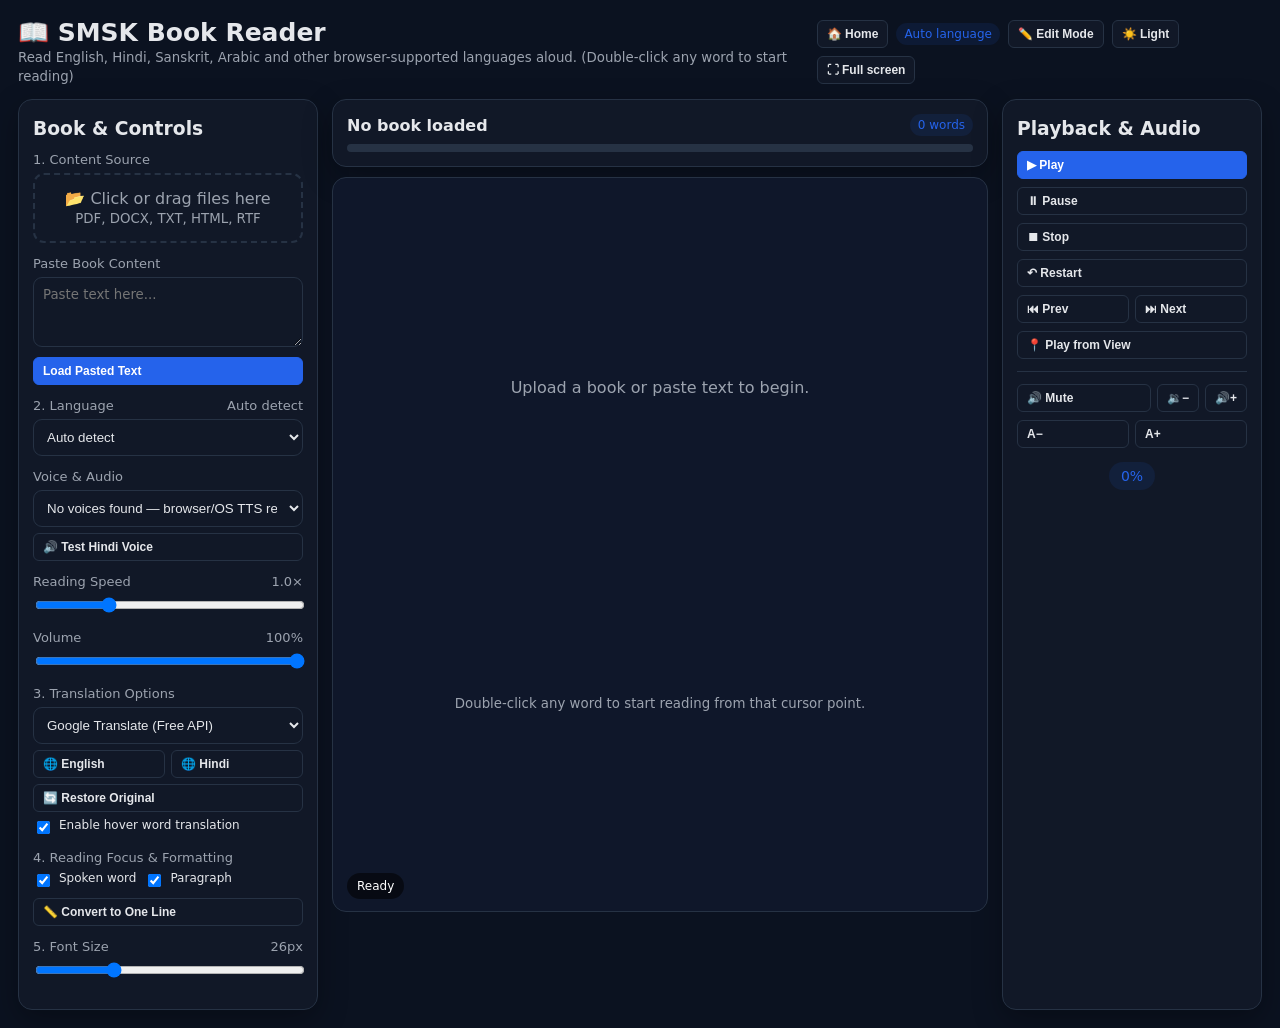
<file: book-reader-app.html>
<!DOCTYPE html>
<html lang="en">
<head>
<meta charset="UTF-8">
<meta name="viewport" content="width=device-width, initial-scale=1.0">
<title>SMSK Book Reader</title>
<style>
:root{--bg:#f5f7fb;--panel:#fff;--text:#172033;--muted:#64748b;--accent:#2563eb;--border:#dbe3ef;--reader:#fff;--readerText:#172033;--shadow:0 10px 30px rgba(15,23,42,.08)}
*{box-sizing:border-box}body{margin:0;font-family:system-ui,-apple-system,Segoe UI,Roboto,Arial,sans-serif;background:var(--bg);color:var(--text)}
body.dark{--bg:#0b1220;--panel:#111827;--text:#e5e7eb;--muted:#9ca3af;--border:#263244;--reader:#0f172a;--readerText:#e5e7eb;--shadow:0 10px 30px rgba(0,0,0,.3)}
.app{max-width:1850px;margin:auto;padding:18px}.top{display:flex;gap:12px;align-items:center;justify-content:space-between;margin-bottom:14px}.brand h1{margin:0;font-size:25px}.brand small{color:var(--muted)}
.panel{background:var(--panel);border:1px solid var(--border);border-radius:14px;box-shadow:var(--shadow)}
.btn{border:1px solid var(--border);background:var(--panel);color:var(--text);padding:6px 9px;border-radius:6px;cursor:pointer;font-weight:600;font-size:12px;display:inline-flex;align-items:center;gap:4px;user-select:none;}
.btn:hover{border-color:var(--accent)}.btn.primary{background:var(--accent);color:#fff;border-color:var(--accent)}

.grid{display:grid;grid-template-columns:300px 1fr 260px;gap:14px;margin-top:14px}
.panel{padding:14px}.controls h3{margin:4px 0 12px}.control{margin:13px 0}.control label{display:flex;justify-content:space-between;font-size:13px;color:var(--muted);margin-bottom:6px}input[type=range]{width:100%;cursor:pointer}select,input[type=text],input[type=number],textarea{width:100%;border:1px solid var(--border);border-radius:9px;background:var(--panel);color:var(--text);padding:9px}
.drop{border:2px dashed var(--border);padding:14px;text-align:center;border-radius:11px;color:var(--muted);cursor:pointer}.drop.drag{border-color:var(--accent);background:rgba(37,99,235,.08)}

.reader-wrap{position:relative;overflow:hidden;border-radius:14px;background:var(--reader);height:calc(100vh - 165px);min-height:500px;border:1px solid var(--border)}
.reader{height:100%;overflow-y:auto;overflow-x:hidden;padding:20px 5%;position:relative;scroll-behavior:smooth}
.book{width:100%;white-space:pre-wrap;font-size:26px;line-height:1.85;color:var(--readerText);padding:40px 0 40px}
.book p{position:relative;margin:0 0 1.2em;cursor:pointer;transition:background .15s ease,padding .15s ease;border-radius:6px;padding:6px 8px;white-space:pre-wrap;}
.book p:hover{background:rgba(37,99,235,.06)}

#editToolbar {
  display: flex;
  gap: 6px;
  align-items: center;
  flex-wrap: wrap;
  background: var(--panel);
  padding: 8px 12px;
  border-radius: 10px;
  border: 1px solid var(--border);
  margin-bottom: 12px;
  font-size: 12px;
}
.toolbar-group {
  display: flex;
  gap: 3px;
  align-items: center;
  border-right: 1px solid var(--border);
  padding-right: 6px;
  margin-right: 3px;
  flex-wrap: wrap;
}
.toolbar-group:last-child {
  border-right: none;
  padding-right: 0;
  margin-right: 0;
}
.toolbar-select, .toolbar-color {
  border: 1px solid var(--border);
  background: var(--panel);
  color: var(--text);
  padding: 4px 6px;
  border-radius: 6px;
  font-size: 12px;
  cursor: pointer;
}

.empty{height:100%;display:grid;place-items:center;color:var(--muted);text-align:center;padding:30px}.status{position:absolute;left:14px;bottom:12px;background:rgba(0,0,0,.55);color:#fff;border-radius:999px;padding:6px 10px;font-size:12px;z-index:4}
.badge{display:inline-block;padding:4px 8px;border-radius:999px;background:rgba(37,99,235,.1);color:var(--accent);font-size:12px}.row{display:flex;gap:8px;align-items:center;flex-wrap:wrap}.grow{flex:1}.hidden{display:none !important;}.hint{font-size:12px;color:var(--muted);line-height:1.5}.danger{color:#dc2626}
.progress{height:8px;background:var(--border);border-radius:5px;overflow:hidden;margin-top:8px;cursor:pointer;position:relative}
.progress>i{display:block;height:100%;width:0;background:var(--accent);pointer-events:none}

.fullscreen .reader-wrap{height:100vh;border:0;border-radius:0}
.fullscreen .app{max-width:none;padding:0}
.fullscreen .top,.fullscreen .grid>.controls,.fullscreen .grid>.toolbar-panel{display:none}
.fullscreen .grid{display:block;margin:0}
.fullscreen .reader{height:100vh;padding:20px 8%}
.fullscreen .book{padding:40px 0 40px}

@media(max-width:1200px){.grid{grid-template-columns:300px 1fr}.toolbar-panel{grid-column:1/-1}}
@media(max-width:900px){.grid{grid-template-columns:1fr}.reader-wrap{height:65vh}.book{font-size:21px;padding:40px 4% 40px}}

.reading-word{
  background:rgba(250,204,21,.45);
  color:inherit;
  border-radius:5px;
  padding:1px 3px;
  box-shadow:0 0 0 2px rgba(250,204,21,.18);
  transition:background .15s ease;
}
.reading-paragraph{box-shadow:0 0 0 3px rgba(37,99,235,.12);border-radius:8px;padding:6px 8px;}

.fullscreen #fsBtn{
  position:fixed;
  top:14px;
  right:14px;
  z-index:9999;
  background:rgba(17,24,39,.92);
  color:#fff;
  border-color:rgba(255,255,255,.25);
  padding:11px 15px;
  box-shadow:0 5px 18px rgba(0,0,0,.25);
}

#fsToolbar {
  display: none;
}
.fullscreen #fsToolbar {
  display: flex;
  position: fixed;
  bottom: 20px;
  left: 50%;
  transform: translateX(-50%);
  z-index: 9999;
  background: rgba(17, 24, 39, 0.88);
  backdrop-filter: blur(10px);
  border: 1px solid rgba(255, 255, 255, 0.15);
  padding: 10px 18px;
  border-radius: 999px;
  gap: 10px;
  align-items: center;
  box-shadow: 0 10px 25px rgba(0,0,0,0.4);
}
.fullscreen #fsToolbar button {
  background: rgba(255, 255, 255, 0.1);
  color: #fff;
  border: 1px solid rgba(255, 255, 255, 0.2);
  padding: 7px 14px;
  border-radius: 8px;
  font-weight: 600;
  cursor: pointer;
  font-size: 14px;
}
.fullscreen #fsToolbar button:hover {
  background: var(--accent);
  border-color: var(--accent);
}

#wordTooltip{
  position:fixed;
  display:none;
  background:var(--panel);
  color:var(--text);
  border:1px solid var(--border);
  padding:6px 12px;
  border-radius:8px;
  font-size:14px;
  z-index:10000;
  box-shadow:var(--shadow);
  pointer-events:none;
  transform:translate(-50%, -100%);
  margin-top:-8px;
  white-space:nowrap;
  font-weight:600;
}

.show-marks p::after, .show-marks div::after {
  content: " ¶";
  color: var(--muted);
  font-size: 0.8em;
}
</style>
</head>
<body class="dark">
<div id="wordTooltip"></div>
<div class="app">
  <div class="top">
    <div class="brand"><h1>📖 SMSK Book Reader</h1><small>Read English, Hindi, Sanskrit, Arabic and other browser-supported languages aloud. (Double-click any word to start reading)</small></div>
    <div class="row">
      <button class="btn" onclick="location.href='index.html'">🏠 Home</button>
      <span id="langBadge" class="badge">Auto language</span>
      <button class="btn" id="editModeBtn">✏️ Edit Mode</button>
      <button class="btn hidden" id="cancelEditBtn">❌ Discard</button>
      <button class="btn" id="themeBtn">☀️ Light</button>
      <button class="btn" id="fsBtn">⛶ Full screen</button>
    </div>
  </div>

  <div class="grid">
    <!-- Left Panel: Book & Controls -->
    <aside class="panel controls">
      <h3>Book & Controls</h3>
      
      <!-- 1. Content Source -->
      <div class="control">
        <label>1. Content Source</label>
        <div id="drop" class="drop">📂 Click or drag files here<br><small>PDF, DOCX, TXT, HTML, RTF</small></div>
        <input id="file" type="file" class="hidden" accept=".pdf,.docx,.txt,.html,.htm,.rtf,.md,.text">
      </div>
      <div class="control">
        <label>Paste Book Content</label>
        <textarea id="paste" placeholder="Paste text here..." style="min-height:70px;resize:vertical;font-family:inherit"></textarea>
        <button class="btn primary" id="loadPaste" style="width:100%;margin-top:6px">Load Pasted Text</button>
      </div>

      <!-- 2. Language & Voice Settings -->
      <div class="control">
        <label>2. Language <span id="detected">Auto detect</span></label>
        <select id="lang">
          <option value="auto">Auto detect</option><option value="hi-IN">🇮🇳 Hindi Book — हिन्दी</option><option value="en-IN">English — India</option><option value="en-US">English — US</option>
          <option value="sa-IN">Sanskrit — India</option><option value="ar-SA">Arabic</option>
        </select>
      </div>
      <div class="control">
        <label>Voice & Audio</label>
        <select id="voice"><option>Loading voices...</option></select>
        <button class="btn" id="testHindi" style="width:100%;margin-top:6px">🔊 Test Hindi Voice</button>
      </div>
      <div class="control"><label>Reading Speed <span id="speedVal">1.0×</span></label><input id="speed" type="range" min=".3" max="3" value="1" step=".1"></div>
      <div class="control"><label>Volume <span id="volVal">100%</span></label><input id="volume" type="range" min="0" max="1" value="1" step=".05"></div>

      <!-- 3. Translation Options -->
      <div class="control">
        <label>3. Translation Options</label>
        <select id="translatorEngine" style="margin-bottom:6px;">
          <option value="google">Google Translate (Free API)</option>
          <option value="mymemory">MyMemory API</option>
        </select>
        <div class="row" style="gap:6px;margin-bottom:6px;">
          <button class="btn grow" id="translateEnBtn">🌐 English</button>
          <button class="btn grow" id="translateHiBtn">🌐 Hindi</button>
        </div>
        <button class="btn" id="restoreOriginalBtn" style="width:100%;margin-bottom:6px">🔄 Restore Original</button>
        <label style="justify-content:flex-start;gap:6px;margin:0;color:var(--text);font-size:12px;cursor:pointer">
          <input id="enableTranslation" type="checkbox" checked> Enable hover word translation
        </label>
      </div>

      <!-- 4. Reading Focus & Formatting -->
      <div class="control">
        <label>4. Reading Focus & Formatting</label>
        <div class="row" style="margin-bottom:8px;">
          <label style="justify-content:flex-start;gap:6px;margin:0;color:var(--text);font-size:12px;cursor:pointer">
            <input id="focusWord" type="checkbox" checked> Spoken word
          </label>
          <label style="justify-content:flex-start;gap:6px;margin:0;color:var(--text);font-size:12px;cursor:pointer">
            <input id="focusParagraph" type="checkbox" checked> Paragraph
          </label>
        </div>
        <button class="btn" id="oneLineBtn" style="width:100%">📏 Convert to One Line</button>
      </div>

      <!-- 5. Display / Font Size -->
      <div class="control"><label>5. Font Size <span id="fontVal">26px</span></label><input id="font" type="range" min="16" max="52" value="26"></div>
      <div id="error" class="hint danger"></div>
    </aside>

    <!-- Center Panel: Reader -->
    <main>
      <div class="panel" style="margin-bottom:10px">
        <div class="row"><strong id="title">No book loaded</strong><span class="grow"></span><span id="wordCount" class="badge">0 words</span></div>
        <div class="progress" id="progressBar" title="Click or drag to scrub through book"><i id="progress"></i></div>
      </div>
      <div class="reader-wrap" id="readerWrap">
        <div class="reader" id="reader">
          <!-- Comprehensive Word-like Ribbon Edit Toolbar -->
          <div id="editToolbar" class="hidden">
            <!-- Undo/Redo Group -->
            <div class="toolbar-group">
              <button class="btn" id="editUndoBtn" title="Undo: Reverse last action">↶ Undo</button>
              <button class="btn" id="editRedoBtn" title="Redo: Reapply undone action">↷ Redo</button>
            </div>
            <!-- Clipboard Group -->
            <div class="toolbar-group">
              <button class="btn" id="editPasteBtn" title="Paste: Insert copied or cut content">📋 Paste</button>
              <button class="btn" id="editCutBtn" title="Cut: Remove selected text and place on clipboard">✂️ Cut</button>
              <button class="btn" id="editCopyBtn" title="Copy: Duplicate selected text to clipboard">📑 Copy</button>
              <button class="btn" id="editFormatPainterBtn" title="Format Painter: Copy formatting from one place and apply to another">🖌️ Painter</button>
            </div>
            <!-- Font Group -->
            <div class="toolbar-group">
              <select id="editFontFace" class="toolbar-select" title="Font Face: Select typeface">
                <option value="system-ui">Default</option>
                <option value="Calibri">Calibri</option>
                <option value="Arial">Arial</option>
                <option value="Times New Roman">Times New Roman</option>
                <option value="Georgia">Georgia</option>
                <option value="Courier New">Courier New</option>
              </select>
              <select id="editFontSize" class="toolbar-select" title="Font Size: Change point size">
                <option value="12px">12px</option>
                <option value="14px">14px</option>
                <option value="16px">16px</option>
                <option value="20px">20px</option>
                <option value="26px" selected>26px</option>
                <option value="32px">32px</option>
              </select>
              <button class="btn" id="editGrowFontBtn" title="Grow Font: Increase size">A+</button>
              <button class="btn" id="editShrinkFontBtn" title="Shrink Font: Decrease size">A−</button>
              <button class="btn" id="editChangeCaseBtn" title="Change Case: Switch between uppercase/lowercase">Aa</button>
              <button class="btn" id="editClearFormatBtn" title="Clear All Formatting: Remove all styles">🧹 Clear</button>
              <button class="btn" id="editBoldBtn" title="Bold: Make text bold"><b>B</b></button>
              <button class="btn" id="editItalicBtn" title="Italic: Italicize text"><i>I</i></button>
              <button class="btn" id="editUnderlineBtn" title="Underline: Add underline"><u>U</u></button>
              <button class="btn" id="editStrikethroughBtn" title="Strikethrough: Draw horizontal line"><s>S</s></button>
              <button class="btn" id="editSubscriptBtn" title="Subscript: Lowered text">X₂</button>
              <button class="btn" id="editSuperscriptBtn" title="Superscript: Raised text">X²</button>
              <input type="color" id="editHighlightColor" class="toolbar-color" value="#facc15" title="Text Highlight Color">
              <input type="color" id="editFontColor" class="toolbar-color" value="#2563eb" title="Font Color">
            </div>
            <!-- Paragraph Group -->
            <div class="toolbar-group">
              <button class="btn" id="editBulletsBtn" title="Bullets: Start bulleted list">• List</button>
              <button class="btn" id="editNumberingBtn" title="Numbering: Start numbered list">1. List</button>
              <button class="btn" id="editMultilevelBtn" title="Multilevel List: Hierarchical list">≡ Multi</button>
              <button class="btn" id="editDecreaseIndentBtn" title="Decrease Indent">⬅ Indent</button>
              <button class="btn" id="editIncreaseIndentBtn" title="Increase Indent">➡ Indent</button>
              <button class="btn" id="editSortBtn" title="Sort: Alphabetize or numerical sort">AZ Sort</button>
              <button class="btn" id="editShowHideBtn" title="Show/Hide (§): Display formatting marks">¶ Marks</button>
              <button class="btn" id="editAlignLeftBtn" title="Align Left">⬅ Align</button>
              <button class="btn" id="editCenterBtn" title="Center">🎝 Center</button>
              <button class="btn" id="editAlignRightBtn" title="Align Right">➡ Align</button>
              <button class="btn" id="editJustifyBtn" title="Justify">🔲 Justify</button>
              <button class="btn" id="editSpacingBtn" title="Line and Paragraph Spacing">↕️ Space</button>
              <button class="btn" id="editShadingBtn" title="Shading: Add background color">🎨 Shade</button>
              <button class="btn" id="editBorderBtn" title="Bottom Border / Borders">🔲 Border</button>
            </div>
            <!-- Styles Group -->
            <div class="toolbar-group">
              <select id="editStylesGallery" class="toolbar-select" title="Styles Gallery: Presets">
                <option value="p">Normal</option>
                <option value="h1">Heading 1</option>
                <option value="h2">Heading 2</option>
                <option value="h3">Heading 3</option>
                <option value="blockquote">Quote / Title</option>
              </select>
              <button class="btn" id="editMoreStylesBtn" title="More Styles: Expand options">More Styles</button>
            </div>
            <!-- Editing Group -->
            <div class="toolbar-group">
              <input id="editFindInput" type="text" placeholder="Find..." style="max-width:80px; padding:4px 6px; font-size:12px;">
              <button class="btn" id="editFindBtn" title="Find: Search for words">🔍</button>
              <button class="btn" id="editReplaceBtn" title="Replace: Find and replace">🔄</button>
              <button class="btn" id="editSelectAllBtn" title="Select All">☑️ All</button>
            </div>
            <span class="grow"></span>
            <span id="editStats" class="badge">0 chars</span>
          </div>

          <div class="empty" id="empty">Upload a book or paste text to begin.<br><small>Double-click any word to start reading from that cursor point.</small></div>
          <div class="book hidden" id="book"></div>
          <div id="editTextarea" class="hidden" contenteditable="true" spellcheck="false" style="width:100%;height:calc(100% - 60px);outline:none;overflow-y:auto;white-space:pre-wrap;padding:20px 0;font-family:inherit;font-size:inherit;line-height:inherit;"></div>
        </div>
        <div class="status" id="status">Ready</div>
      </div>
    </main>

    <!-- Right Panel: Playback & Audio Controls -->
    <aside class="panel controls toolbar-panel">
      <h3>Playback & Audio</h3>
      <div style="display:flex;flex-direction:column;gap:8px;">
        <button class="btn primary" id="playBtn" style="width:100%">▶ Play</button>
        <button class="btn" id="pauseBtn" style="width:100%">⏸ Pause</button>
        <button class="btn" id="stopBtn" style="width:100%">⏹ Stop</button>
        <button class="btn" id="backBtn" style="width:100%">↶ Restart</button>
        <div class="row" style="gap:6px;">
          <button class="btn grow" id="prevBtn" title="Previous section">⏮ Prev</button>
          <button class="btn grow" id="nextBtn" title="Next section">⏭ Next</button>
        </div>
        <button class="btn" id="playFromViewBtn" style="width:100%">📍 Play from View</button>
        <hr style="border:0;border-top:1px solid var(--border);margin:4px 0;">
        <div class="row" style="gap:6px;">
          <button class="btn grow" id="muteBtn">🔊 Mute</button>
          <button class="btn" id="volDownBtn" title="Volume Down">🔉−</button>
          <button class="btn" id="volUpBtn" title="Volume Up">🔊+</button>
        </div>
        <div class="row" style="gap:6px;">
          <button class="btn grow" id="fontDown">A−</button>
          <button class="btn grow" id="fontUp">A+</button>
        </div>
        <div style="text-align:center;margin-top:6px;">
          <span id="progressText" class="badge" style="font-size:14px;padding:6px 12px;">0%</span>
        </div>
      </div>
    </aside>
  </div>
</div>

<!-- Fullscreen Floating Scroll-Through & Playback Bar -->
<div id="fsToolbar">
  <button id="fsPrevBtn" title="Previous section">⏮ Prev</button>
  <button id="fsPlayBtn" title="Play / Pause">▶ Play</button>
  <button id="fsNextBtn" title="Next section">Next ⏭</button>
  <button id="fsRestartBtn" title="Restart">↶ Restart</button>
  <span id="fsProgressBadge" class="badge" style="background:rgba(255,255,255,0.15);color:#fff;margin-left:4px;">0%</span>
</div>

<script>
const $=id=>document.getElementById(id);
let text="", originalText="", preEditText="", words=[], paragraphs=[], playing=false, paused=false;
let fontSize=26, utterance=null, voices=[];
let isMuted=false, preMuteVolume=1;
let currentParagraphIndex = 0;
let speechSessionId = 0;
let isEditing = false;
let formatPainterSnippet = "";
let editStatsTimeout = null;

const speechSupported='speechSynthesis' in window;
const cleanText=s=>s.replace(/\u00ad/g,'').replace(/[ \t]+\n/g,'\n').replace(/\n{3,}/g,'\n\n').trim();
function removePageNoise(s){
  return cleanText(s
    .replace(/^\s*(?:page|p\.?)\s*[\-–:]?\s*\d+\s*$/gim,'')
    .replace(/^\s*\d+\s*$/gm,'')
    .replace(/^\s*(?:chapter|अध्याय|पृष्ठ|صفحة)\s*[\-–:]?\s*\d+\s*$/gim));
}
function detectLang(s){
  if(!s) return 'en-IN';
  const counts={hi:0,ar:0,latin:0,other:0};
  for(const c of s.slice(0,10000)){
    const n=c.codePointAt(0);
    if((n>=0x0900&&n<=0x097F)) counts.hi++;
    else if((n>=0x0600&&n<=0x06FF)) counts.ar++;
    else if(/[A-Za-z]/.test(c)) counts.latin++;
    else if(/\p{L}/u.test(c)) counts.other++;
  }
  if(counts.ar>counts.hi && counts.ar>counts.latin) return 'ar-SA';
  if(counts.hi>0 && counts.hi>=counts.latin*0.35) return 'hi-IN';
  return 'en-IN';
}

function render(){
  const bookEl = $('book');
  bookEl.innerHTML='';
  paragraphs=text.split(/\n\s*\n/).filter(Boolean);
  if(!paragraphs.length) paragraphs=[text];
  
  let globalWordCounter = 0;
  paragraphs.forEach((p,i)=>{
    const el=document.createElement('p');
    el.dataset.i=i;
    el.title="Click to play from this section (Double-click any word to start from cursor)";
    el.onclick = (e) => {
      if(isEditing) return;
      currentParagraphIndex = i;
      scrollToParagraph(i);
      playFromParagraph(i);
    };

    const frag=document.createDocumentFragment();
    const tokens=p.split(/(\s+)/);
    tokens.forEach(tok=>{
      if(/^\s+$/.test(tok)){frag.appendChild(document.createTextNode(tok));}
      else if(tok){
        const span=document.createElement('span');
        span.className='word';
        span.textContent=tok;
        span.dataset.wordIndex = globalWordCounter++;
        frag.appendChild(span);
      }
    });
    el.appendChild(frag);
    bookEl.appendChild(el);
  });
  words=text.split(/\s+/).filter(Boolean); 
  $('wordCount').textContent=words.length.toLocaleString()+' words';
  bookEl.classList.remove('hidden'); 
  $('empty').classList.add('hidden'); 
  $('title').textContent='Loaded book';
  $('reader').scrollTop=0;
  currentParagraphIndex = 0;
  updateProgress();
}

function updateProgress(){
  const reader=$('reader');
  const max=Math.max(1, reader.scrollHeight - reader.clientHeight);
  let p = Math.max(0, Math.min(1, reader.scrollTop / max));
  $('progress').style.width=(p*100)+'%';
  const pct = Math.round(p*100)+'%';
  $('progressText').textContent = pct;
  if($('fsProgressBadge')) $('fsProgressBadge').textContent = pct;
}
function setStatus(s){$('status').textContent=s}

let focusWordEnabled=true, focusParagraphEnabled=true;

function clearFocus(){
  document.querySelectorAll('#book .reading-word').forEach(el=>el.classList.remove('reading-word'));
  document.querySelectorAll('#book .reading-paragraph').forEach(el=>el.classList.remove('reading-paragraph'));
}

function getSpeechLang(){
  const selected=$('lang').value;
  return selected==='auto' ? detectLang(text) : selected;
}

function chooseVoice(lang){
  const target=(lang||'en-IN').toLowerCase();
  const base=target.split('-')[0];
  const list=voices||[];

  if(base === 'en'){
    const ava = list.find(v => /microsoft ava|ava/i.test(v.name));
    if(ava) return ava;
  }

  const exact=list.filter(v=>v.lang && v.lang.toLowerCase()===target);
  if(exact.length)return exact[0];
  const same=list.filter(v=>v.lang && v.lang.toLowerCase().startsWith(base+'-'));
  if(same.length){
    if(base==='hi'){
      return same.find(v=>/hindi|india|hi-in/i.test(v.name+' '+v.lang))||same[0];
    }
    if(base==='en'){
      return same.find(v=>/india|en-in/i.test(v.name+' '+v.lang))||same[0];
    }
    return same[0];
  }
  return list.find(v=>v.lang && v.lang.toLowerCase().startsWith(base))||null;
}

function getSelectedVoice() {
  const selectedUri = $('voice').value;
  if (selectedUri && voices.length) {
    const matchedVoice = voices.find(v => v.voiceURI === selectedUri);
    if (matchedVoice) return matchedVoice;
  }
  return chooseVoice(getSpeechLang());
}

function getGlobalWordIndexForParagraph(paragraphIndex) {
  let count = 0;
  const ps = document.querySelectorAll('#book p');
  for (let i = 0; i < paragraphIndex && i < ps.length; i++) {
    count += ps[i].querySelectorAll('.word').length;
  }
  return count;
}

function getParagraphIndexForWordIndex(targetWordIndex) {
  let currentCount = 0;
  const ps = document.querySelectorAll('#book p');
  for (let i = 0; i < ps.length; i++) {
    const wordsInPara = ps[i].querySelectorAll('.word').length;
    if (targetWordIndex >= currentCount && targetWordIndex < currentCount + wordsInPara) {
      return i;
    }
    currentCount += wordsInPara;
  }
  return 0;
}

function speakParagraphSentences(paraIndex, session){
  if(session !== speechSessionId) return;
  if(!playing || paraIndex >= paragraphs.length){
    if(paraIndex >= paragraphs.length) {
      setStatus('Finished');
      stopReading();
    }
    return;
  }
  currentParagraphIndex = paraIndex;
  const paraText = paragraphs[paraIndex];
  const baseGlobalWordIdx = getGlobalWordIndexForParagraph(paraIndex);
  
  scrollToParagraph(paraIndex);

  const sentences = paraText.match(/[^.!?।॥؟]+[.!?।॥؟]+|[^.!?।॥؟]+$/gu) || [paraText];
  let sentenceIdx = 0;
  let currentSentenceWordOffset = 0;

  function speakNextSentence(){
    if(session !== speechSessionId || !playing) return;
    if(sentenceIdx >= sentences.length){
      speakParagraphSentences(paraIndex + 1, session);
      return;
    }

    const sentence = sentences[sentenceIdx++];
    const sentenceWordCount = sentence.trim() ? sentence.trim().split(/\s+/).length : 0;
    const absoluteSentenceWordIdx = baseGlobalWordIdx + currentSentenceWordOffset;

    utterance = new SpeechSynthesisUtterance(sentence);
    const lang = getSpeechLang();
    const selectedVoice = getSelectedVoice();
    if(selectedVoice) utterance.voice = selectedVoice;
    utterance.lang = selectedVoice?.lang || lang;
    utterance.rate = Number($('speed').value);
    utterance.volume = isMuted ? 0 : Number($('volume').value);
    utterance.pitch = 1;

    utterance.onboundary = e => {
      if(session !== speechSessionId) return;
      if(e.name === 'word' && focusWordEnabled){
        const before = sentence.slice(0, e.charIndex);
        const spokenWordsCount = before.trim() ? before.trim().split(/\s+/).length : 0;
        const targetWordIdx = absoluteSentenceWordIdx + spokenWordsCount;

        const span = document.querySelector(`#book .word[data-word-index="${targetWordIdx}"]`);
        if(span){
          clearFocus();
          const p = span.closest('p');
          if(p && focusParagraphEnabled) {
            p.classList.add('reading-paragraph');
          }
          span.classList.add('reading-word');
        }
      }
    };

    utterance.onend = () => {
      if(session !== speechSessionId) return;
      currentSentenceWordOffset += sentenceWordCount;
      speakNextSentence();
    };

    utterance.onerror = e => {
      if(session !== speechSessionId || !playing) return;
      if(e.error !== 'interrupted') setStatus('Speech error: '+e.error);
      currentSentenceWordOffset += sentenceWordCount;
      setTimeout(speakNextSentence, 50);
    };

    speechSynthesis.speak(utterance);
  }

  speakNextSentence();
}

function getCurrentVisibleParagraphIndex(){
  const readerRect=$('reader').getBoundingClientRect();
  const readerMiddle=readerRect.top+readerRect.height/2;
  const ps=[...document.querySelectorAll('#book p')];
  if(!ps.length) return 0;
  let closest=0, minDist=Infinity;
  ps.forEach((p,idx)=>{
    const rect=p.getBoundingClientRect();
    const pMiddle=rect.top+rect.height/2;
    const dist=Math.abs(pMiddle-readerMiddle);
    if(dist<minDist){minDist=dist;closest=idx;}
  });
  return closest;
}

function scrollToParagraph(index){
  const ps=[...document.querySelectorAll('#book p')];
  if(ps[index]){
    const reader = $('reader');
    reader.scrollTo({ top: Math.max(0, ps[index].offsetTop - 30), behavior: 'smooth' });
    updateProgress();
  }
}

function playFromParagraph(startIndex){
  if(!text||paragraphs.length===0){setStatus('Load a book first');return;}
  speechSynthesis.cancel();
  speechSessionId++;
  const currentSession = speechSessionId;
  startIndex=Math.max(0,Math.min(startIndex,paragraphs.length-1));
  currentParagraphIndex = startIndex;
  playing=true;
  paused=false;
  updatePlayButtonUI();
  setStatus(`Playing from section ${startIndex + 1}`);
  speakParagraphSentences(startIndex, currentSession);
}

function handleProgressBarClick(e){
  if(!text) return;
  const reader=$('reader');
  const rect=$('progressBar').getBoundingClientRect();
  const clickX=e.clientX-rect.left;
  const ratio=Math.max(0,Math.min(1,clickX/rect.width));
  const max=Math.max(0, reader.scrollHeight - reader.clientHeight);
  
  reader.scrollTop = max * ratio;
  updateProgress();

  const targetIdx=getCurrentVisibleParagraphIndex();
  currentParagraphIndex = targetIdx;
  if(playing){
    playFromParagraph(targetIdx);
  } else {
    scrollToParagraph(targetIdx);
  }
}

let isDraggingProgress=false;
$('progressBar').onmousedown=e=>{isDraggingProgress=true;handleProgressBarClick(e);};
window.addEventListener('mousemove',e=>{
  if(!isDraggingProgress||!text)return;
  const reader=$('reader');
  const rect=$('progressBar').getBoundingClientRect();
  const moveX=e.clientX-rect.left;
  const ratio=Math.max(0,Math.min(1,moveX/rect.width));
  const max=Math.max(0, reader.scrollHeight - reader.clientHeight);
  reader.scrollTop = max * ratio;
  updateProgress();
});
window.addEventListener('mouseup',()=>{
  if(isDraggingProgress){
    isDraggingProgress=false;
    const targetIdx=getCurrentVisibleParagraphIndex();
    currentParagraphIndex = targetIdx;
    if(playing){
      playFromParagraph(targetIdx);
    }
  }
});

function updatePlayButtonUI() {
  const isPlayingActive = playing && !paused;
  $('pauseBtn').textContent = isPlayingActive ? '⏸ Pause' : '▶ Pause';
  if($('fsPlayBtn')) $('fsPlayBtn').textContent = isPlayingActive ? '⏸ Pause' : '▶ Play';
}

function play(){
  if(!text){setStatus('Load a book first');return}
  if(paused && speechSupported){
    speechSynthesis.resume();
    paused=false;
    updatePlayButtonUI();
    setStatus('Playing');
    return;
  }
  playing=true;paused=false;
  updatePlayButtonUI();
  setStatus('Playing / reading aloud');
  playFromParagraph(currentParagraphIndex);
}

function pause(){
  if(!playing)return;
  if(!paused){
    speechSynthesis.pause();
    paused=true;
    $('pauseBtn').textContent='▶ Resume';
    if($('fsPlayBtn')) $('fsPlayBtn').textContent='▶ Resume';
    setStatus('Paused');
  }else{
    speechSynthesis.resume();
    paused=false;
    $('pauseBtn').textContent='⏸ Pause';
    if($('fsPlayBtn')) $('fsPlayBtn').textContent='⏸ Pause';
    setStatus('Playing');
  }
}

function stopReading(){
  playing=false;
  paused=false;
  speechSessionId++;
  speechSynthesis.cancel();
  clearFocus();
  updatePlayButtonUI();
  setStatus('Stopped');
}

function restart(){
  stopReading();
  currentParagraphIndex = 0;
  $('reader').scrollTop=0;
  updateProgress();
  setStatus('Restarted');
}

function loadText(t,name='Pasted text'){
  text=removePageNoise(t); 
  if(!text){setStatus('No readable text found');return}
  originalText = text;
  $('title').textContent=name; const d=detectLang(text); $('detected').textContent=d; if($('lang').value==='auto') $('langBadge').textContent=d;
  render(); setStatus('Ready');
}

async function loadFile(file) {
  const errorEl = $('error');
  if (errorEl) errorEl.textContent = '';
  setStatus('Reading file...');

  const ext = file.name.split('.').pop().toLowerCase();
  try {
    if (['txt', 'text', 'md', 'html', 'htm', 'rtf'].includes(ext)) {
      const reader = new FileReader();
      reader.onload = (e) => loadText(e.target.result, file.name);
      reader.readAsText(file);
    } else if (ext === 'docx') {
      await loadMammoth();
      const reader = new FileReader();
      reader.onload = async (e) => {
        try {
          if (typeof mammoth !== 'undefined') {
            const res = await mammoth.extractRawText({ arrayBuffer: e.target.result });
            loadText(res.value, file.name);
          } else {
            throw new Error('DOCX library unavailable.');
          }
        } catch (err) {
          throw new Error('Could not parse DOCX file.');
        }
      };
      reader.readAsArrayBuffer(file);
    } else if (ext === 'pdf') {
      await ensurePdfJsLoaded();
      const arrayBuffer = await file.arrayBuffer();
      const loadingTask = pdfjsLib.getDocument({ data: arrayBuffer });
      const pdf = await loadingTask.promise;
      
      let allText = '';
      for (let i = 1; i <= pdf.numPages; i++) {
        const page = await pdf.getPage(i);
        const content = await page.getTextContent();
        
        const items = content.items.sort((a, b) => {
          const yA = a.transform[5];
          const yB = b.transform[5];
          if (Math.abs(yA - yB) > 5) {
            return yB - yA;
          }
          return a.transform[4] - b.transform[4];
        });

        let lastY = null;
        let pageText = '';
        items.forEach(item => {
          const currentY = item.transform[5];
          if (lastY !== null) {
            const yDiff = Math.abs(currentY - lastY);
            if (yDiff > 16) {
              pageText += '\n\n';
            } else if (yDiff > 4) {
              pageText += '\n';
            } else {
              pageText += (item.str.startsWith(' ') || pageText.endsWith(' ') ? '' : ' ');
            }
          }
          pageText += item.str;
          lastY = currentY;
        });
        allText += pageText + '\n\n';
      }

      if (!allText.trim()) {
        throw new Error('PDF contains no readable text (it may be a scanned image).');
      }
      loadText(allText, file.name);
    } else {
      throw new Error('Unsupported file format. Please use PDF, DOCX, TXT, HTML, RTF, or Markdown.');
    }
  } catch (e) {
    console.error(e);
    if (errorEl) errorEl.textContent = e.message || String(e);
    setStatus('Could not read file');
  }
}

function loadMammoth(){
  return new Promise((resolve,reject)=>{
    if(window.mammoth)return resolve();
    const s=document.createElement('script');
    s.src='https://cdnjs.cloudflare.com/ajax/libs/mammoth/1.8.0/mammoth.browser.min.js';
    s.onload=resolve;
    s.onerror=reject;
    document.head.appendChild(s);
  });
}

function ensurePdfJsLoaded() {
  return new Promise((resolve, reject) => {
    if (typeof pdfjsLib !== 'undefined') {
      pdfjsLib.GlobalWorkerOptions.workerSrc = 'https://cdnjs.cloudflare.com/ajax/libs/pdf.js/3.11.174/pdf.worker.min.js';
      return resolve();
    }
    const script = document.createElement('script');
    script.src = 'https://cdnjs.cloudflare.com/ajax/libs/pdf.js/3.11.174/pdf.min.js';
    script.onload = () => {
      if (typeof pdfjsLib !== 'undefined') {
        pdfjsLib.GlobalWorkerOptions.workerSrc = 'https://cdnjs.cloudflare.com/ajax/libs/pdf.js/3.11.174/pdf.worker.min.js';
        resolve();
      } else {
        reject(new Error('Failed to initialize PDF engine.'));
      }
    };
    script.onerror = () => reject(new Error('Failed to load PDF library from CDN.'));
    document.head.appendChild(script);
  });
}

function refreshVoices(){
  voices = speechSupported ? speechSynthesis.getVoices().filter(v => !/albert/i.test(v.name)) : [];
  const old = $('voice').value; 
  $('voice').innerHTML = '';
  
  if(!voices.length){
    $('voice').innerHTML = '<option value="">No voices found — browser/OS TTS required</option>';
    return;
  }
  
  const lang = $('lang').value === 'auto' ? detectLang(text) : $('lang').value;
  const matching = voices.filter(v => v.lang && v.lang.toLowerCase().startsWith(lang.slice(0, 2).toLowerCase()));
  
  const sortedVoices = [...(matching.length ? matching : voices)].sort((a, b) => {
    if (/microsoft ava|ava/i.test(a.name)) return -1;
    if (/microsoft ava|ava/i.test(b.name)) return 1;
    return a.name.localeCompare(b.name);
  });

  sortedVoices.forEach(v => {
    const o = document.createElement('option');
    o.value = v.voiceURI;
    o.textContent = `${v.name} (${v.lang})${v.localService ? ' • local' : ''}`;
    $('voice').appendChild(o);
  });

  if(old && [...$('voice').options].some(o => o.value === old)) {
    $('voice').value = old;
  } else {
    const defaultVoice = chooseVoice(lang);
    if(defaultVoice) {
      $('voice').value = defaultVoice.voiceURI;
    }
  }
}

$('voice').onchange = () => {
  if (playing) {
    playFromParagraph(currentParagraphIndex);
  }
};

function updateVolumeDisplay(){
  const val=Number($('volume').value);
  $('volVal').textContent=Math.round(val*100)+'%';
  if(val>0 && isMuted){
    isMuted=false;
    $('muteBtn').textContent='🔊 Mute';
  }
}

function applyVolumeChange(){
  updateVolumeDisplay();
  if(playing){
    playFromParagraph(currentParagraphIndex);
  }
}

function updateEditStats(immediate = false){
  const run = () => {
    requestAnimationFrame(() => {
      const val = $('editTextarea').innerText;
      const charCount = val.length;
      const match = val.match(/\S+/g);
      const wordCount = match ? match.length : 0;
      $('editStats').textContent = `${charCount.toLocaleString()} chars | ${wordCount.toLocaleString()} words`;
    });
  };
  if(immediate){
    clearTimeout(editStatsTimeout);
    run();
  } else {
    clearTimeout(editStatsTimeout);
    editStatsTimeout = setTimeout(run, 300);
  }
}

// Edit Mode Handler
$('editModeBtn').onclick = (e) => {
  e.preventDefault();
  isEditing = !isEditing;
  const editBtn = $('editModeBtn');
  const cancelBtn = $('cancelEditBtn');
  const bookEl = $('book');
  const editArea = $('editTextarea');
  const editToolbar = $('editToolbar');
  
  if (isEditing) {
    if (playing) stopReading();
    preEditText = text;
    editArea.innerHTML = text.replace(/\n/g, '<br>');
    updateEditStats(true);
    bookEl.classList.add('hidden');
    editToolbar.classList.remove('hidden');
    editArea.classList.remove('hidden');
    editBtn.textContent = '💾 Save Edits';
    editBtn.classList.add('primary');
    cancelBtn.classList.remove('hidden');
    setStatus('Edit mode active. Rich text ribbon tools ready.');
  } else {
    text = removePageNoise(editArea.innerText);
    editArea.classList.add('hidden');
    editToolbar.classList.add('hidden');
    bookEl.classList.remove('hidden');
    editBtn.textContent = '✏️ Edit Mode';
    editBtn.classList.remove('primary');
    cancelBtn.classList.add('hidden');
    render();
    setStatus('Edits saved and book updated.');
  }
};

// Cancel / Discard Edits Handler
$('cancelEditBtn').onclick = (e) => {
  e.preventDefault();
  if (!isEditing) return;
  isEditing = false;
  const editBtn = $('editModeBtn');
  const cancelBtn = $('cancelEditBtn');
  const bookEl = $('book');
  const editArea = $('editTextarea');
  const editToolbar = $('editToolbar');

  text = preEditText;
  editArea.classList.add('hidden');
  editToolbar.classList.add('hidden');
  bookEl.classList.remove('hidden');
  editBtn.textContent = '✏️ Edit Mode';
  editBtn.classList.remove('primary');
  cancelBtn.classList.add('hidden');
  render();
  setStatus('Edit cancelled. Changes discarded.');
};

// Fixed: Only apply preventDefault to toolbar buttons to ensure sliders, checkboxes, and selects work correctly
document.querySelectorAll('.btn, .toolbar-select').forEach(element => {
  element.addEventListener('mousedown', (e) => {
    if (e.target !== $('editTextarea') && e.target !== $('editFindInput')) {
      e.preventDefault(); 
    }
  });
});

function execCmd(command, value = null) {
  $('editTextarea').focus();
  document.execCommand(command, false, value);
  updateEditStats(true);
}

$('editUndoBtn').onclick = () => execCmd('undo');
$('editRedoBtn').onclick = () => execCmd('redo');

$('editPasteBtn').onclick = async () => {
  try {
    const clipText = await navigator.clipboard.readText();
    execCmd('insertText', clipText);
    setStatus('Pasted from clipboard');
  } catch(e) {
    setStatus('Paste failed: Permission denied or unsupported');
  }
};
$('editCutBtn').onclick = () => { execCmd('cut'); setStatus('Cut text'); };
$('editCopyBtn').onclick = () => { execCmd('copy'); setStatus('Copied text'); };
$('editFormatPainterBtn').onclick = () => {
  const sel = window.getSelection();
  if(!sel.rangeCount || sel.isCollapsed) { setStatus('Select text to copy format'); return; }
  formatPainterSnippet = sel.getRangeAt(0).cloneContents();
  setStatus('Format copied! Select target and click Painter again.');
};

$('editFontFace').onchange = (e) => execCmd('fontName', e.target.value);
$('editFontSize').onchange = (e) => {
  const sizeMap = {'12px':'2', '14px':'3', '16px':'4', '20px':'5', '26px':'6', '32px':'7'};
  execCmd('fontSize', sizeMap[e.target.value] || '4');
};
$('editGrowFontBtn').onclick = () => {
  const sel = window.getSelection();
  if(!sel.rangeCount) return;
  const span = document.createElement('span');
  span.style.fontSize = '1.2em';
  span.appendChild(sel.getRangeAt(0).extractContents());
  sel.getRangeAt(0).insertNode(span);
  updateEditStats(true);
};
$('editShrinkFontBtn').onclick = () => {
  const sel = window.getSelection();
  if(!sel.rangeCount) return;
  const span = document.createElement('span');
  span.style.fontSize = '0.85em';
  span.appendChild(sel.getRangeAt(0).extractContents());
  sel.getRangeAt(0).insertNode(span);
  updateEditStats(true);
};
$('editChangeCaseBtn').onclick = () => {
  const sel = window.getSelection();
  if(!sel.toString()) return;
  const textContent = sel.toString();
  const toggled = textContent === textContent.toUpperCase() ? textContent.toLowerCase() : textContent.toUpperCase();
  execCmd('insertText', toggled);
};
$('editClearFormatBtn').onclick = () => execCmd('removeFormat');
$('editBoldBtn').onclick = () => execCmd('bold');
$('editItalicBtn').onclick = () => execCmd('italic');
$('editUnderlineBtn').onclick = () => execCmd('underline');
$('editStrikethroughBtn').onclick = () => execCmd('strikeThrough');
$('editSubscriptBtn').onclick = () => execCmd('subscript');
$('editSuperscriptBtn').onclick = () => execCmd('superscript');
$('editHighlightColor').oninput = (e) => execCmd('hiliteColor', e.target.value);
$('editFontColor').oninput = (e) => execCmd('foreColor', e.target.value);

$('editBulletsBtn').onclick = () => execCmd('insertUnorderedList');
$('editNumberingBtn').onclick = () => execCmd('insertOrderedList');
$('editMultilevelBtn').onclick = () => {
  execCmd('insertUnorderedList');
  execCmd('indent');
};
$('editDecreaseIndentBtn').onclick = () => execCmd('outdent');
$('editIncreaseIndentBtn').onclick = () => execCmd('indent');
$('editSortBtn').onclick = () => {
  const ta = $('editTextarea');
  const lines = ta.innerText.split('\n').filter(Boolean);
  lines.sort((a,b)=>a.localeCompare(b));
  ta.innerHTML = lines.map(l => `<div>${l}</div>`).join('');
  updateEditStats(true);
  setStatus('Sorted paragraph lines alphabetically');
};
$('editShowHideBtn').onclick = () => {
  $('editTextarea').classList.toggle('show-marks');
  setStatus('Toggled formatting marks');
};
$('editAlignLeftBtn').onclick = () => execCmd('justifyLeft');
$('editCenterBtn').onclick = () => execCmd('justifyCenter');
$('editAlignRightBtn').onclick = () => execCmd('justifyRight');
$('editJustifyBtn').onclick = () => execCmd('justifyFull');
$('editSpacingBtn').onclick = () => {
  const sel = window.getSelection();
  if(!sel.rangeCount) return;
  const span = document.createElement('div');
  span.style.lineHeight = '2.2';
  span.style.marginBottom = '1.5em';
  span.appendChild(sel.getRangeAt(0).extractContents());
  sel.getRangeAt(0).insertNode(span);
  updateEditStats(true);
  setStatus('Adjusted line and paragraph spacing');
};
$('editShadingBtn').onclick = () => {
  const color = prompt("Enter shading background color (e.g., #f3f4f6 or rgba(37,99,235,0.1)):", "#f3f4f6");
  if(color) execCmd('hiliteColor', color);
};
$('editBorderBtn').onclick = () => {
  const sel = window.getSelection();
  if(!sel.rangeCount) return;
  const span = document.createElement('div');
  span.style.borderBottom = '2px solid var(--accent)';
  span.style.paddingBottom = '4px';
  span.appendChild(sel.getRangeAt(0).extractContents());
  sel.getRangeAt(0).insertNode(span);
  updateEditStats(true);
  setStatus('Applied custom border');
};

$('editStylesGallery').onchange = (e) => {
  const val = e.target.value;
  if(val === 'p') execCmd('formatBlock', '<p>');
  else if(val === 'h1') execCmd('formatBlock', '<h1>');
  else if(val === 'h2') execCmd('formatBlock', '<h2>');
  else if(val === 'h3') execCmd('formatBlock', '<h3>');
  else if(val === 'blockquote') execCmd('formatBlock', '<blockquote>');
};
$('editMoreStylesBtn').onclick = () => {
  const styleName = prompt("Enter custom style rule (e.g. font-weight:bold; color:red;):");
  if(styleName) {
    const sel = window.getSelection();
    if(!sel.rangeCount) return;
    const span = document.createElement('span');
    span.style.cssText = styleName;
    span.appendChild(sel.getRangeAt(0).extractContents());
    sel.getRangeAt(0).insertNode(span);
    updateEditStats(true);
  }
};

$('editFindBtn').onclick = () => {
  const query = $('editFindInput').value.trim();
  if(!query) { setStatus('Enter search term'); return; }
  const ta = $('editTextarea');
  const content = ta.innerText;
  const idx = content.toLowerCase().indexOf(query.toLowerCase());
  if(idx !== -1) {
    setStatus(`Found "${query}" at position ${idx}`);
  } else {
    setStatus(`"${query}" not found`);
  }
};
$('editReplaceBtn').onclick = () => {
  const query = prompt("Find text:");
  if(!query) return;
  const replacement = prompt("Replace with:");
  if(replacement === null) return;
  const ta = $('editTextarea');
  ta.innerHTML = ta.innerHTML.split(query).join(replacement);
  updateEditStats(true);
  setStatus(`Replaced instances of "${query}" with "${replacement}"`);
};
$('editSelectAllBtn').onclick = () => execCmd('selectAll');

$('editTextarea').oninput = () => updateEditStats(false);

$('muteBtn').onclick=()=>{
  isMuted=!isMuted;
  if(isMuted){
    preMuteVolume=Number($('volume').value);
    $('volume').value=0;
    $('muteBtn').textContent='🔇 Unmute';
  }else{
    $('volume').value=preMuteVolume>0?preMuteVolume:1;
    $('muteBtn').textContent='🔊 Mute';
  }
  applyVolumeChange();
};

$('volDownBtn').onclick=()=>{
  let v=Math.max(0, Number($('volume').value)-0.1);
  $('volume').value=v.toFixed(2);
  applyVolumeChange();
};

$('volUpBtn').onclick=()=>{
  let v=Math.min(1, Number($('volume').value)+0.1);
  $('volume').value=v.toFixed(2);
  applyVolumeChange();
};

$('volume').oninput=()=>{
  isMuted=false;
  $('muteBtn').textContent='🔊 Mute';
  applyVolumeChange();
};

$('testHindi').onclick=()=>{
  if(!speechSupported){setStatus('Speech synthesis is not supported in this browser');return}
  speechSynthesis.cancel();
  const v=getSelectedVoice();
  const u=new SpeechSynthesisUtterance('नमस्ते। यह हिंदी आवाज़ का परीक्षण है।');
  u.lang=v?.lang||'hi-IN';
  if(v)u.voice=v;
  u.rate=.9;
  u.volume=isMuted?0:Number($('volume').value);
  u.onstart=()=>setStatus('Testing voice');
  u.onend=()=>setStatus(v?`Voice: ${v.name}`:'Voice unavailable');
  u.onerror=e=>setStatus('Voice error: '+e.error);
  speechSynthesis.speak(u)
};

$('drop').onclick=()=>$('file').click();
$('file').onchange=e=>{
  if(e.target.files[0]){
    loadFile(e.target.files[0]);
  }
};

['dragenter','dragover'].forEach(ev=>$('drop').addEventListener(ev,e=>{e.preventDefault();$('drop').classList.add('drag')}));
['dragleave','drop'].forEach(ev=>$('drop').addEventListener(ev,e=>{e.preventDefault();$('drop').classList.remove('drag')}));
$('drop').addEventListener('drop',e=>{
  e.preventDefault();
  if(e.dataTransfer.files[0]){
    loadFile(e.dataTransfer.files[0]);
  }
});

$('loadPaste').onclick=()=>loadText($('paste').value,'Pasted text');
$('playBtn').onclick=play;
$('pauseBtn').onclick=pause;
$('stopBtn').onclick=stopReading;
$('backBtn').onclick=restart;

$('prevBtn').onclick=()=>{
  const target = Math.max(0, currentParagraphIndex - 1);
  currentParagraphIndex = target;
  scrollToParagraph(target);
  if(playing) playFromParagraph(target);
};
$('nextBtn').onclick=()=>{
  const target = Math.min(paragraphs.length - 1, currentParagraphIndex + 1);
  currentParagraphIndex = target;
  scrollToParagraph(target);
  if(playing) playFromParagraph(target);
};

$('fsPrevBtn').onclick = () => $('prevBtn').click();
$('fsPlayBtn').onclick = () => { playing ? pause() : play(); };
$('fsNextBtn').onclick = () => $('nextBtn').click();
$('fsRestartBtn').onclick = () => restart();

$('playFromViewBtn').onclick=()=>{
  const idx=getCurrentVisibleParagraphIndex();
  currentParagraphIndex = idx;
  scrollToParagraph(idx);
  playFromParagraph(idx);
};
$('themeBtn').onclick=()=>{document.body.classList.toggle('dark');$('themeBtn').textContent=document.body.classList.contains('dark')?'☀️ Light':'🌙 Dark'};

// Double-click on any word to start reading from that cursor point
$('book').addEventListener('dblclick', (e) => {
  const wordSpan = e.target.closest('.word');
  if (wordSpan && !isEditing) {
    const wordIndex = parseInt(wordSpan.dataset.wordIndex, 10);
    if (!isNaN(wordIndex)) {
      const paraIdx = getParagraphIndexForWordIndex(wordIndex);
      currentParagraphIndex = paraIdx;
      scrollToParagraph(paraIdx);
      playFromParagraph(paraIdx);
      setStatus(`Playing from word at section ${paraIdx + 1}`);
    }
  }
});

// Full-Text Translation Feature
async function translateFullText(targetLang) {
  if (!text) { setStatus('Load text first'); return; }
  setStatus('Translating entire text via Google Translate API...');
  try {
    const paras = text.split(/\n\s*\n/).filter(Boolean);
    const translatedParas = [];
    for (let p of paras) {
      const res = await fetch(`https://translate.googleapis.com/translate_a/single?client=gtx&sl=auto&tl=${targetLang}&dt=t&q=${encodeURIComponent(p)}`);
      const data = await res.json();
      if (data && data[0]) {
        const translatedChunk = data[0].map(item => item[0]).join('');
        translatedParas.push(translatedChunk);
      } else {
        translatedParas.push(p);
      }
    }
    text = translatedParas.join('\n\n');
    render();
    if(targetLang === 'en') $('lang').value = 'en-IN';
    else if(targetLang === 'hi') $('lang').value = 'hi-IN';
    setStatus('Full text translation complete & ready for speech');
  } catch(e) {
    console.error(e);
    setStatus('Translation failed');
  }
}

$('translateEnBtn').onclick = () => translateFullText('en');
$('translateHiBtn').onclick = () => translateFullText('hi');
$('restoreOriginalBtn').onclick = () => {
  if (!originalText) return;
  text = originalText;
  render();
  setStatus('Restored original text');
};

// Convert to One Line Feature
$('oneLineBtn').onclick = () => {
  if (!text) { setStatus('Load text first'); return; }
  text = text.replace(/[\r\n]+/g, ' ').replace(/\s+/g, ' ').trim();
  render();
  setStatus('Converted entire text into one single line');
};

async function toggleFullscreen(){
  try{
    if(!document.fullscreenElement){
      await document.documentElement.requestFullscreen();
    }else{
      await document.exitFullscreen();
    }
  }catch(e){
    setStatus('Full-screen mode unavailable');
  }
}

function updateFullscreenUI(){
  const active=!!document.fullscreenElement;
  document.body.classList.toggle('fullscreen', active);
  if(active){
    $('fsBtn').textContent='✕ Exit full screen';
    $('fsBtn').title='Exit full screen';
  }else{
    $('fsBtn').textContent='⛶ Full screen';
    $('fsBtn').title='Enter full screen';
  }
}

$('fsBtn').onclick=toggleFullscreen;
document.addEventListener('fullscreenchange',updateFullscreenUI);
$('font').oninput=e=>{fontSize=+e.target.value;$('fontVal').textContent=fontSize+'px';$('book').style.fontSize=fontSize+'px';$('editTextarea').style.fontSize=fontSize+'px'};
$('fontUp').onclick=()=>{$('font').value=Math.min(52,+$('font').value+2);$('font').dispatchEvent(new Event('input'))};
$('fontDown').onclick=()=>{$('font').value=Math.max(16,+$('font').value-2);$('font').dispatchEvent(new Event('input'))};
$('speed').oninput=e=>$('speedVal').textContent=Number(e.target.value).toFixed(1)+'×';
$('reader').onscroll=updateProgress;
$('focusWord').onchange=e=>{focusWordEnabled=e.target.checked;if(!focusWordEnabled)clearFocus()};
$('focusParagraph').onchange=e=>{focusParagraphEnabled=e.target.checked;if(!focusParagraphEnabled)document.querySelectorAll('#book .reading-paragraph').forEach(x=>x.classList.remove('reading-paragraph'))};
$('lang').onchange=()=>{
  const l=$('lang').value==='auto'?detectLang(text):$('lang').value;
  $('langBadge').textContent=l;
  refreshVoices();
  if(l==='hi-IN') setStatus('Hindi reading selected');
};

const tooltip = $('wordTooltip');
const translationCache = {};

async function translateWordText(cleanW) {
  const engine = $('translatorEngine').value;
  const cacheKey = `${engine}:${cleanW}`;
  if (translationCache[cacheKey]) return translationCache[cacheKey];

  try {
    if (engine === 'google') {
      const res = await fetch(`https://translate.googleapis.com/translate_a/single?client=gtx&sl=auto&tl=hi&dt=t&q=${encodeURIComponent(cleanW)}`);
      const data = await res.json();
      if (data && data[0] && data[0][0] && data[0][0][0]) {
        const translation = data[0][0][0];
        translationCache[cacheKey] = translation;
        return translation;
      }
    } else {
      const res = await fetch(`https://api.mymemory.translated.net/get?q=${encodeURIComponent(cleanW)}&langpair=en|hi`);
      const data = await res.json();
      const translation = data.responseData?.translatedText || cleanW;
      translationCache[cacheKey] = translation;
      return translation;
    }
  } catch (err) {
    console.error('Translation error:', err);
  }
  return cleanW;
}

$('enableTranslation').onchange = (e) => {
  if (!e.target.checked) {
    tooltip.style.display = 'none';
  }
};

$('book').addEventListener('mouseover', async (e) => {
  if (!$('enableTranslation').checked) return;
  if (e.target.classList.contains('word') && !isEditing) {
    const rawWord = e.target.textContent;
    const cleanW = rawWord.replace(/[^\p{L}\p{N}]/gu, '');
    if (!cleanW) return;

    const rect = e.target.getBoundingClientRect();
    tooltip.style.left = `${rect.left + rect.width / 2}px`;
    tooltip.style.top = `${rect.top}px`;
    tooltip.textContent = `⏳ Translating...`;
    tooltip.style.display = 'block';

    const translation = await translateWordText(cleanW);
    if ($('enableTranslation').checked) {
      tooltip.textContent = translation;
    }
  }
});

$('book').addEventListener('mouseout', (e) => {
  if (e.target.classList.contains('word')) {
    tooltip.style.display = 'none';
  }
});

document.addEventListener('keydown',e=>{if(e.code==='Space'&&document.activeElement.getAttribute('contenteditable')!=='true'&&document.activeElement.tagName!=='INPUT'){e.preventDefault();playing?pause():play()}if(e.key==='Escape'&&document.fullscreenElement)document.exitFullscreen()});
if(speechSupported){speechSynthesis.onvoiceschanged=refreshVoices;setTimeout(refreshVoices,300)}
</script>
</body>
</html>
</file>
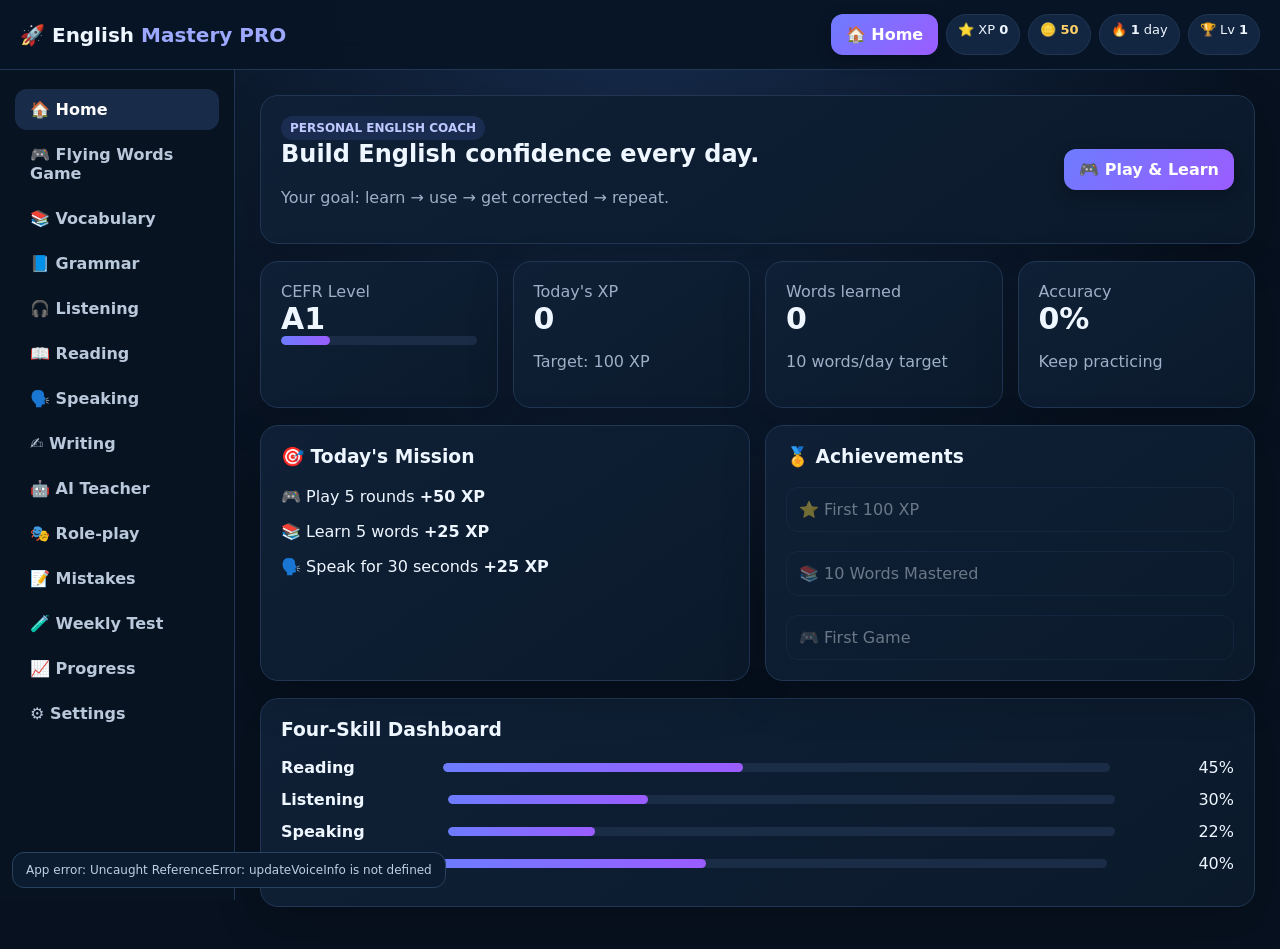
<file: english-learning-app.html>
<!doctype html>
<html lang="en">
<head>
<meta charset="utf-8">
<meta name="viewport" content="width=device-width,initial-scale=1">
<title>English Mastery Pro — Interactive Learning Game</title>
<style>
:root{--bg:#07111f;--panel:#0d1b2e;--panel2:#12243c;--text:#eef6ff;--muted:#9db0c7;--a:#6d7cff;--b:#9b5cff;--good:#20d38a;--bad:#ff6577;--gold:#ffd166;--line:#203653}
*{box-sizing:border-box}body{margin:0;font-family:Inter,system-ui,Segoe UI,sans-serif;background:radial-gradient(circle at top,#162b4a,#07111f 55%);color:var(--text);min-height:100vh}
button,input,textarea,select{font:inherit}button{cursor:pointer;border:0;border-radius:12px;padding:11px 15px;font-weight:750;color:white;background:linear-gradient(135deg,var(--a),var(--b));box-shadow:0 5px 15px #0004}button.secondary{background:#1a2d48;border:1px solid var(--line)}button.good{background:#087f59}button.danger{background:#8d2635}
header{position:sticky;top:0;z-index:20;background:#081526eF;backdrop-filter:blur(14px);border-bottom:1px solid var(--line);padding:14px 20px;display:flex;align-items:center;justify-content:space-between;gap:15px}
.logo{font-size:20px;font-weight:900}.logo span{color:#9da8ff}.hud{display:flex;gap:8px;flex-wrap:wrap}.pill{background:#132641;border:1px solid var(--line);padding:7px 11px;border-radius:999px;font-size:13px}.gold{color:var(--gold)}
.layout{display:grid;grid-template-columns:235px 1fr;min-height:calc(100vh - 70px)}
aside{padding:15px;background:#081322;border-right:1px solid var(--line);position:sticky;top:70px;height:calc(100vh - 70px);overflow:auto}
nav button{display:block;width:100%;text-align:left;background:transparent;box-shadow:none;margin:4px 0;color:#b9c8da}nav button:hover,nav button.active{background:#182c4a;color:white}
main{padding:25px;max-width:1500px;width:100%;margin:auto}.view{display:none}.view.active{display:block}
.card{background:linear-gradient(145deg,#0f2036,#0b192b);border:1px solid var(--line);border-radius:18px;padding:20px;margin-bottom:17px;box-shadow:0 15px 45px #0003}.grid{display:grid;grid-template-columns:repeat(4,1fr);gap:15px}.grid2{display:grid;grid-template-columns:repeat(2,1fr);gap:15px}
h1,h2,h3{margin-top:0}.muted{color:var(--muted)}.row{display:flex;align-items:center;justify-content:space-between;gap:12px}.actions{display:flex;gap:8px;flex-wrap:wrap}
.metric{font-size:30px;font-weight:900}.progress{height:9px;background:#1b2d46;border-radius:20px;overflow:hidden}.progress i{display:block;height:100%;background:linear-gradient(90deg,var(--a),var(--b));border-radius:20px}
.levelbar{height:13px}.tag{display:inline-block;padding:5px 9px;border-radius:999px;background:#1a2d50;color:#bfc9ff;font-size:12px;font-weight:800}
.game{position:relative;height:590px;overflow:hidden;border-radius:18px;background:linear-gradient(#07101e,#102747);border:1px solid #29486e}.game.full{position:fixed;inset:0;z-index:1000;height:100vh;border-radius:0}
.gameTop{position:absolute;z-index:4;top:12px;left:12px;right:12px;display:flex;justify-content:space-between;gap:8px}.fly{position:absolute;z-index:2;left:50%;transform:translateX(-50%);bottom:-100px;text-align:center;animation:rise var(--dur) linear forwards;pointer-events:none}.fly .en{font-size:34px;font-weight:950;text-shadow:0 3px 12px #000}.fly .hi{font-size:21px;color:#d9e5f7;margin-top:4px}.fly .ex{font-size:15px;color:#9fc0e9;margin-top:4px}@keyframes rise{from{bottom:-110px;opacity:0}8%{opacity:1}92%{opacity:1}to{bottom:105%;opacity:0}}
.gameControls{position:absolute;bottom:14px;left:14px;right:14px;z-index:5;display:flex;justify-content:center;gap:10px;flex-wrap:wrap}.choice{background:#10253f;border:1px solid #315074;padding:12px 18px;border-radius:13px;min-width:150px}
.word{font-size:44px;font-weight:950}.meaning{font-size:23px;color:#c2d1e4}.sentence{font-size:19px;line-height:1.55}
.quiz button{display:block;width:100%;text-align:left;margin:8px 0;background:#112640;border:1px solid #294665}.correct{background:#075b42!important;border-color:#20d38a!important}.wrong{background:#682536!important;border-color:#ff6577!important}
input,textarea,select{background:#09182a;color:white;border:1px solid #29435f;border-radius:11px;padding:11px;width:100%}textarea{min-height:150px;resize:vertical}
.chat{height:370px;overflow:auto;padding:12px;background:#071423;border-radius:14px}.bubble{max-width:82%;padding:11px 14px;border-radius:14px;margin:8px 0}.ai{background:#172e4d}.me{background:#07563f;margin-left:auto}
.choiceGrid{display:grid;grid-template-columns:repeat(3,1fr);gap:12px}.voiceRow{display:grid;grid-template-columns:1fr 1fr;gap:12px;align-items:end}.voiceInfo{padding:11px 13px;background:#0a1b2e;border:1px solid var(--line);border-radius:11px;color:var(--muted);font-size:13px}.choiceGrid button{text-align:left;background:#112640;border:1px solid #294665}
.ach{padding:12px;border:1px solid var(--line);border-radius:12px}.locked{opacity:.42}
table{width:100%;border-collapse:collapse}td,th{padding:11px;border-bottom:1px solid var(--line);text-align:left}
.toast{position:fixed;right:20px;bottom:20px;z-index:2000;background:#102941;border:1px solid #42658c;padding:13px 17px;border-radius:12px;box-shadow:0 15px 40px #0007;display:none}
@media(max-width:950px){.layout{grid-template-columns:1fr}aside{height:auto;position:sticky;top:69px;z-index:15;display:flex;overflow:auto;gap:5px}nav{display:flex;gap:5px}nav button{white-space:nowrap;width:auto}.grid{grid-template-columns:repeat(2,1fr)}.choiceGrid{grid-template-columns:1fr 1fr}}
@media(max-width:600px){main{padding:12px}.grid,.grid2,.choiceGrid{grid-template-columns:1fr}.game{height:calc(100vh - 180px)}.word{font-size:35px}}
</style>
</head>
<body>
<header>
 <div class="logo">🚀 English <span>Mastery PRO</span></div>
 <div class="hud">
  <button onclick="location.href='index.html'">🏠 Home</button>
  <div class="pill">⭐ XP <b id="xp">0</b></div><div class="pill gold">🪙 <b id="coins">50</b></div>
  <div class="pill">🔥 <b id="streak">1</b> day</div><div class="pill">🏆 Lv <b id="playerLevel">1</b></div>
 </div>
</header>
<div class="layout">
<aside><nav>
<button class="active" data-v="home">🏠 Home</button><button data-v="game">🎮 Flying Words Game</button>
<button data-v="vocab">📚 Vocabulary</button><button data-v="grammar">📘 Grammar</button>
<button data-v="listen">🎧 Listening</button><button data-v="read">📖 Reading</button>
<button data-v="speak">🗣️ Speaking</button><button data-v="write">✍️ Writing</button>
<button data-v="chat">🤖 AI Teacher</button><button data-v="role">🎭 Role-play</button>
<button data-v="mistakes">📝 Mistakes</button><button data-v="test">🧪 Weekly Test</button>
<button data-v="progress">📈 Progress</button><button data-v="settings">⚙️ Settings</button>
</nav></aside>
<main>

<section id="home" class="view active">
 <div class="card"><div class="row"><div><span class="tag">PERSONAL ENGLISH COACH</span><h1 id="welcome">Build English confidence every day.</h1><p class="muted">Your goal: learn → use → get corrected → repeat.</p></div><button onclick="show('game')">🎮 Play & Learn</button></div></div>
 <div class="grid">
  <div class="card"><div class="muted">CEFR Level</div><div class="metric" id="cefr">A1</div><div class="progress"><i id="cefrBar" style="width:25%"></i></div></div>
  <div class="card"><div class="muted">Today's XP</div><div class="metric" id="todayXP">0</div><p class="muted">Target: 100 XP</p></div>
  <div class="card"><div class="muted">Words learned</div><div class="metric" id="learned">0</div><p class="muted">10 words/day target</p></div>
  <div class="card"><div class="muted">Accuracy</div><div class="metric" id="accuracy">0%</div><p class="muted">Keep practicing</p></div>
 </div>
 <div class="grid2">
  <div class="card"><h3>🎯 Today's Mission</h3><div id="mission"></div></div>
  <div class="card"><h3>🏅 Achievements</h3><div id="achievements"></div></div>
 </div>
 <div class="card"><h3>Four-Skill Dashboard</h3><div id="skills"></div></div>
</section>

<section id="game" class="view">
  <div class="row"><div><h2>🎮 Flying Words — Learn in Game Mode</h2><p class="muted">Words fly from bottom to top. Click the correct meaning before the word reaches the top.</p></div>
    <div class="actions"><button class="secondary" onclick="toggleFull()">⛶ Fullscreen</button><button onclick="startGame()">▶ Start / Restart</button></div>
  </div>
  <div class="card" style="padding:12px 16px">
    <div class="row"><div><b>Game speed</b> <span class="muted" id="speedLabel">Normal</span></div>
    <input id="gameSpeed" type="range" min="1" max="10" value="5" style="max-width:280px" oninput="setGameSpeed(this.value)"></div>
  </div>
  <div id="gameBox" class="game">
   <div class="gameTop">
    <span class="pill">⭐ Score: <b id="gameScore">0</b></span><span class="pill">❤️ Lives: <b id="lives">❤️❤️❤️</b></span>
    <span class="pill">🔄 Round: <b id="round">0</b></span><span class="pill">⏱️ <b id="gameTime">—</b></span>
    <button class="secondary" onclick="pauseGame()" id="pauseGameBtn">⏸ Pause</button>
   </div>
   <div id="gameIntro" style="position:absolute;inset:0;z-index:3;display:flex;align-items:center;justify-content:center;text-align:center;padding:30px;background:#07111f99">
    <div class="card" style="max-width:520px"><h2>🎮 Ready?</h2><p class="muted">Start the game, then click the correct Hindi meaning. Your selected English accent is used for pronunciation.</p><button onclick="startGame()">▶ Start Game</button></div>
   </div>
   <div id="flying"></div>
   <div id="gameQuestion" style="position:absolute;top:95px;left:0;right:0;text-align:center;font-size:20px;color:#b8c9dd;z-index:2"></div>
   <div id="gameChoices" class="gameControls"></div>
  </div>
</section>

<section id="vocab" class="view">
 <h2>📚 Vocabulary Lab</h2><div class="card"><div class="row"><div><span class="tag">A1–A2</span><div class="word" id="vw"></div><div class="meaning" id="vm"></div></div><div class="actions"><button onclick="speakWord()">🔊</button><button onclick="markKnown()">✅ I know it</button><button class="secondary" onclick="nextVocab()">Next</button></div></div><p id="vphrase" class="sentence"></p><p class="muted">Spaced review: today → tomorrow → 3 days → 7 days → 14 days → 30 days.</p></div>
 <div class="card"><h3>Phrase Builder</h3><p>Learn <b>decision</b> as a useful family: <b>make a decision</b> · <b>difficult decision</b> · <b>final decision</b> · <b>make the right decision</b>.</p></div>
</section>

<section id="grammar" class="view">
 <h2>📘 Grammar Coach</h2><div class="card"><span class="tag">Hindi → English</span><h3>Present Perfect</h3><p>इसका इस्तेमाल ऐसे काम के लिए किया जाता है जो अभी-अभी पूरा हुआ है या जिसका result अभी relevant है।</p><p><b>I have finished my work.</b><br><b>She has gone home.</b><br><b>They have completed the project.</b></p><button onclick="grammarPractice()">Practice +20 XP</button><div id="grammarQ"></div></div>
 <div class="card"><h3>Grammar Roadmap</h3><p>Pronouns → am/is/are → have/has → Simple Present → Present Continuous → Simple Past → Future → Questions → Negatives → Articles → Prepositions → Modals → Comparatives → Conjunctions → Conditionals → Passive Voice → Reported Speech → Relative Clauses → Advanced Structures.</p></div>
</section>

<section id="listen" class="view">
 <h2>🎧 Listening Lab</h2><div class="card"><h3>Listen → Understand → Transcript → Repeat</h3><p id="audioText">I was supposed to meet him yesterday, but he didn't show up.</p><div class="actions"><button onclick="speak(audioText.innerText)">▶ Play</button><button class="secondary" onclick="speak(audioText.innerText)">🔁 Replay</button></div><hr><p><b>was supposed to</b> = expected/planned to · <b>show up</b> = arrive/appear.</p><div class="quiz"><p>When was the meeting supposed to happen?</p><button onclick="answer(this,true)">Yesterday</button><button onclick="answer(this,false)">Tomorrow</button></div><div id="listenFeedback"></div></div></section>

<section id="read" class="view">
 <h2>📖 Reading Lab</h2><div class="card"><span class="tag">A1–A2</span><h3>A Simple Day</h3><p>Rahul wakes up early every morning. He drinks water, eats breakfast and walks to the bus stop. He enjoys reading short stories on the way to college. Today, he is carrying a new book because he wants to improve his English.</p><div class="quiz"><p>Why is Rahul carrying a new book?</p><button onclick="answer(this,true)">Because he wants to improve his English.</button><button onclick="answer(this,false)">Because he wants to buy a bus.</button></div></div></section>

<section id="speak" class="view">
 <h2>🗣️ Speaking Studio</h2><div class="card"><h3>30-second challenge</h3><p>Talk about your name, where you live, what you do, what you like and your English goal.</p><div class="actions"><button onclick="startSpeech()">🎙️ Speak now</button><button class="secondary" onclick="speak('My name is Rahul. I live in India. I am learning English because I want to communicate confidently.')">🔊 Model</button></div><p id="speechStatus" class="muted"></p><div id="speechOut"></div></div>
 <div class="card"><h3>Speaking score</h3><div id="speakingBars"></div></div>
</section>

<section id="write" class="view">
 <h2>✍️ Writing Coach</h2><div class="card"><h3>Write about your day</h3><textarea id="writer" placeholder="Write 80–100 words..."></textarea><div class="actions"><button onclick="checkWriting()">Check & Learn +25 XP</button><button class="secondary" onclick="document.getElementById('writer').value=''">Clear</button></div><div id="writeFeedback"></div></div></section>

<section id="chat" class="view">
 <h2>🤖 AI Conversation Teacher</h2><div class="card"><div class="chat" id="chatbox"><div class="bubble ai"><b>Teacher:</b> What did you do yesterday?</div></div><div class="actions" style="margin-top:10px"><input id="chatInput" placeholder="Type your answer..." onkeydown="if(event.key==='Enter')sendChat()"><button onclick="sendChat()">Send</button><button class="secondary" onclick="speak('What did you do yesterday?')">🔊</button></div></div>
</section>

<section id="role" class="view">
 <h2>🎭 Real-life Role-play</h2><div class="choiceGrid">
 <button onclick="roleplay('restaurant')">🍽️ Restaurant<br><small>Order food & ask for bill</small></button>
 <button onclick="roleplay('shop')">🛍️ Shop<br><small>Ask price & negotiate</small></button>
 <button onclick="roleplay('station')">🚉 Railway Station<br><small>Buy a ticket</small></button>
 <button onclick="roleplay('interview')">💼 Job Interview<br><small>Introduce yourself</small></button>
 <button onclick="roleplay('office')">🏢 Office Meeting<br><small>Give your opinion</small></button>
 <button onclick="roleplay('presentation')">🎤 Presentation<br><small>Speak professionally</small></button>
 </div><div class="card" id="roleBox"><p class="muted">Choose a scenario to begin.</p></div>
</section>

<section id="mistakes" class="view">
 <h2>📝 Mistake Notebook</h2><div class="card"><p>Your repeated mistakes become targeted practice.</p><table><tr><th>Area</th><th>Count</th><th>Action</th></tr><tr><td>Past tense</td><td>14</td><td>Practice Simple Past</td></tr><tr><td>Articles</td><td>11</td><td>Practice a/an/the</td></tr><tr><td>Prepositions</td><td>9</td><td>Practice in/on/at</td></tr><tr><td>Subject–verb agreement</td><td>7</td><td>Practice sentences</td></tr></table></div></section>

<section id="test" class="view">
 <h2>🧪 Weekly Test</h2><div class="card"><p>Test yourself across vocabulary, grammar, reading, listening, speaking and writing.</p><button onclick="weeklyTest()">Start weekly test</button><div id="testArea"></div></div></section>

<section id="progress" class="view">
 <h2>📈 Your Progress</h2><div class="grid"><div class="card"><div class="metric" id="pXP">0</div><p>Total XP</p></div><div class="card"><div class="metric" id="pWords">0</div><p>Words mastered</p></div><div class="card"><div class="metric" id="pGames">0</div><p>Games played</p></div><div class="card"><div class="metric" id="pTests">0</div><p>Tests completed</p></div></div><div class="card"><h3>CEFR Journey</h3><p>A1 → A2 → B1 → B2 → C1 → C2</p><div class="progress levelbar"><i id="journey" style="width:12%"></i></div></div></section>

<section id="settings" class="view"><h2>⚙️ Settings</h2>
<div class="card"><h3>🎙️ Voice & Accent</h3>
<p class="muted">Choose the pronunciation accent used for vocabulary, listening, game mode, role-play, AI Teacher and model speech.</p>
<div class="voiceRow">
  <div><label for="accentSelect">English accent</label>
    <select id="accentSelect" onchange="changeAccent(this.value)">
      <option value="en-IN">🇮🇳 Indian English</option>
      <option value="en-US">🇺🇸 American English</option>
      <option value="en-GB">🇬🇧 British English</option>
    </select>
  </div>
  <button class="secondary" onclick="testVoice()">🔊 Test selected voice</button>
</div>
<p id="voiceInfo" class="voiceInfo" style="margin-top:12px">Selected: Indian English</p>
</div>
<div class="card"><h3>🖥️ Local Computer Compatibility</h3>
<p class="muted">This application is designed to run directly from the downloaded HTML file. It uses only built-in browser features and local storage; no server or internet connection is required for the core lessons and game.</p>
<div class="actions">
<button class="secondary" onclick="runDiagnostics()">🔍 Check Browser</button>
<button class="secondary" onclick="clearLocalData()">🧹 Clear App Data</button>
</div>
<div id="diagnostics" class="muted" style="margin-top:12px"></div></div>
<div class="card"><h3>Personalisation</h3><label>Your name</label><input id="nameInput" placeholder="Enter your name"><br><br><button onclick="saveName()">Save name</button><button class="danger" style="margin-left:8px" onclick="resetProgress()">Reset progress</button></div></section>

</main></div>
<div id="toast" class="toast"></div><div id="localStatus" style="position:fixed;left:12px;bottom:12px;z-index:1999;background:#0b1c30;border:1px solid #29435f;border-radius:12px;padding:10px 13px;color:#bcd0e5;font-size:12px;display:none"></div>

<script>
function localStatus(msg){
 const el=document.getElementById("localStatus");
 if(!el)return;
 el.textContent=msg;el.style.display="block";
 clearTimeout(localStatus._t);localStatus._t=setTimeout(()=>el.style.display="none",5000);
}

const words=[
["purchase","खरीदना","purchase something","I purchased a new phone."],["eager","बहुत उत्सुक","eager to learn","I am eager to learn English."],
["barrier","रुकावट","language barrier","Confidence can remove a language barrier."],["suppose","मान लेना / सोचना","I suppose","I suppose he is busy."],
["untidy","अव्यवस्थित","an untidy room","His room is untidy."],["craving","तीव्र इच्छा","a craving for","I have a craving for sweets."],
["breezy","ठंडी और सुखद हवा वाला","a breezy day","It is a breezy morning."],["pile","ढेर","a pile of books","There is a pile of books on the table."],
["stranger","अजनबी","talk to a stranger","Don't share private information with a stranger."],["decision","निर्णय","make a decision","I need to make an important decision."]
];
let S=JSON.parse(localStorage.getItem("englishMasteryPro")||'{"xp":0,"coins":50,"streak":1,"words":0,"games":0,"tests":0,"correct":0,"attempts":0,"name":"","v":0,"accent":"en-IN"}');

function save(){localStorage.setItem("englishMasteryPro",JSON.stringify(S));updateHUD()}
function updateHUD(){
 xp.textContent=S.xp; coins.textContent=S.coins; streak.textContent=S.streak;
 playerLevel.textContent=Math.floor(S.xp/100)+1; learned.textContent=S.words;
 todayXP.textContent=S.xp%100;
 accuracy.textContent=(S.attempts?Math.round(S.correct/S.attempts*100):0)+"%";
 pXP.textContent=S.xp;pWords.textContent=S.words;pGames.textContent=S.games;pTests.textContent=S.tests;
 let lv=S.xp<300?"A1":S.xp<800?"A2":S.xp<1600?"B1":S.xp<2800?"B2":S.xp<4500?"C1":"C2";
 cefr.textContent=lv;cefrBar.style.width=Math.min(100,25+(S.xp%300)/3)+"%";
 journey.style.width=Math.min(100,12+S.xp/50)+"%";
 welcome.textContent=S.name?`Welcome back, ${S.name}!`:"Build English confidence every day.";
 mission.innerHTML=`<p>🎮 Play 5 rounds <b>+50 XP</b></p><p>📚 Learn 5 words <b>+25 XP</b></p><p>🗣️ Speak for 30 seconds <b>+25 XP</b></p>`;
 achievements.innerHTML=`<div class="ach ${S.xp>=100?"":"locked"}">⭐ First 100 XP</div><br><div class="ach ${S.words>=10?"":"locked"}">📚 10 Words Mastered</div><br><div class="ach ${S.games>=1?"":"locked"}">🎮 First Game</div>`;
 skills.innerHTML=["Reading","Listening","Speaking","Writing"].map((x,i)=>`<div class="row" style="margin:13px 0"><b>${x}</b><div style="width:70%"><div class="progress"><i style="width:${[45,30,22,40][i]+Math.min(30,S.xp/30)}%"></i></div></div><span>${[45,30,22,40][i]}%</span></div>`).join("");
}
function show(id){
 document.querySelectorAll(".view").forEach(x=>x.classList.remove("active"));
 const v=document.getElementById(id); if(v)v.classList.add("active");
 document.querySelectorAll("nav button").forEach(x=>x.classList.toggle("active",x.dataset.v===id));
 window.scrollTo(0,0);
}
document.querySelectorAll("nav button").forEach(b=>b.onclick=()=>show(b.dataset.v));
function toast(t){
 let x=document.getElementById("toast");x.textContent=t;x.style.display="block";
 clearTimeout(x._timer);x._timer=setTimeout(()=>x.style.display="none",2200);
}
function addXP(n,msg){S.xp+=n;S.coins+=Math.ceil(n/10);save();toast(`+${n} XP${msg?" — "+msg:""}`)}

function getVoice(){
 if(!("speechSynthesis" in window))return null;
 const voices=speechSynthesis.getVoices(),lang=S.accent||"en-IN";
 return voices.find(v=>v.lang===lang) ||
        voices.find(v=>v.lang&&v.lang.toLowerCase().startsWith(lang.slice(0,2).toLowerCase())) || null;
}
function speak(t){
 if("speechSynthesis" in window && "SpeechSynthesisUtterance" in window){
  speechSynthesis.cancel();
  const u=new SpeechSynthesisUtterance(t);u.lang=S.accent||"en-IN";
  const v=getVoice();if(v)u.voice=v;u.rate=.95;speechSynthesis.speak(u);
 }else toast("Text-to-speech is unavailable in this browser.");
}
function renderV(){
 const w=words[S.v%words.length];
 vw.textContent=w[0];vm.textContent=w[1];
 vphrase.innerHTML=`<b>Phrase:</b> ${w[2]}<br><b>Example:</b> ${w[3]}`;
}
function nextVocab(){S.v=(S.v+1)%words.length;renderV()}
function speakWord(){
 const w=words[S.v%words.length];
 speak(w[0]+". "+w[3]);
}
function markKnown(){S.words++;addXP(10,"word learned");nextVocab()}

let gameTimer=null,gameWord=null,gameRound=0,gameLives=3,gameScoreValue=0,gameRunning=false,gamePaused=false,gameSpeedValue=5;

function speedDuration(){return Math.max(4.2,13.5-gameSpeedValue*.85)}
function setGameSpeed(v){
 gameSpeedValue=Number(v);
 const n=["","Very slow","Slow","Easy","Moderate","Normal","Fast","Faster","Very fast","Rapid","Extreme"];
 speedLabel.textContent=n[gameSpeedValue]||"Normal";
}
function startGame(){
 show("game"); clearTimeout(gameTimer); gameRound=0; gameLives=3; gameScoreValue=0; gameRunning=true; gamePaused=false;
 gameScore.textContent=0; lives.textContent="❤️❤️❤️"; round.textContent=0; gameTime.textContent="—";
 gameIntro.style.display="none"; pauseGameBtn.textContent="⏸ Pause"; S.games++; save(); nextGameRound();
}
function nextGameRound(){
 if(!gameRunning||gamePaused)return;
 clearTimeout(gameTimer);
 if(gameLives<=0){endGame("Game over!");return}
 gameRound++; round.textContent=gameRound; gameWord=words[Math.floor(Math.random()*words.length)];
 const dur=speedDuration(), id="fly_"+Date.now();
 flying.innerHTML=`<div id="${id}" class="fly" style="--dur:${dur}s"><div class="en">${esc(gameWord[0])}</div><div class="hi">${esc(gameWord[1])}</div><div class="ex">${esc(gameWord[2])}</div></div>`;
 gameQuestion.textContent="Choose the correct Hindi meaning";
 let opts=[gameWord[1]];
 while(opts.length<3){let x=words[Math.floor(Math.random()*words.length)][1];if(!opts.includes(x))opts.push(x)}
 opts.sort(()=>Math.random()-.5);
 gameChoices.innerHTML=opts.map(o=>`<button class="choice" onclick="gameAnswer(this,${JSON.stringify(o===gameWord[1])})">${esc(o)}</button>`).join("");
 gameTime.textContent=dur.toFixed(1)+"s"; speak(gameWord[0]);
 gameTimer=setTimeout(missGameRound,dur*1000);
}
function missGameRound(){
 if(!gameRunning||gamePaused)return; clearTimeout(gameTimer); gameLives--;
 lives.textContent="❤️".repeat(Math.max(0,gameLives))+"🖤".repeat(3-gameLives); toast("⏰ Too slow!");
 if(gameLives<=0){endGame("Out of lives!");return}
 setTimeout(nextGameRound,450);
}
function gameAnswer(btn,ok){
 if(!gameRunning||gamePaused)return; clearTimeout(gameTimer);
 gameChoices.querySelectorAll("button").forEach(b=>b.disabled=true); S.attempts++;
 if(ok){
  S.correct++;S.xp+=15;S.coins+=2;gameScoreValue+=15;gameScore.textContent=gameScoreValue;
  btn.classList.add("correct");toast("+15 XP — Correct!");speak("Correct! "+gameWord[0]);
 }else{
  S.xp=Math.max(0,S.xp-3);gameLives--;lives.textContent="❤️".repeat(Math.max(0,gameLives))+"🖤".repeat(3-gameLives);
  btn.classList.add("wrong");
  gameChoices.querySelectorAll("button").forEach(b=>{if(b.textContent===gameWord[1])b.classList.add("correct")});
  toast("Not quite — the answer was "+gameWord[1]);
 }
 save(); if(gameLives<=0){setTimeout(()=>endGame("Out of lives!"),650);return} setTimeout(nextGameRound,650);
}
function pauseGame(){
 if(!gameRunning)return;
 if(gamePaused){gamePaused=false;pauseGameBtn.textContent="⏸ Pause";nextGameRound();}
 else{gamePaused=true;clearTimeout(gameTimer);if("speechSynthesis" in window)speechSynthesis.cancel();pauseGameBtn.textContent="▶ Resume";toast("Game paused")}
}
function endGame(message){
 gameRunning=false;gamePaused=false;clearTimeout(gameTimer);if("speechSynthesis" in window)speechSynthesis.cancel();
 flying.innerHTML="";gameChoices.innerHTML="";gameQuestion.innerHTML=`<b>${message}</b> — Final score: <b>${gameScoreValue}</b>`;gameTime.textContent="Done";
 gameIntro.style.display="flex";gameIntro.querySelector("h2").textContent="🏆 Game Complete!";
 gameIntro.querySelector("p").innerHTML=`Final score: <b>${gameScoreValue}</b><br>Rounds completed: <b>${gameRound}</b><br>Click below to play again.`;
 gameIntro.querySelector("button").textContent="▶ Play Again";
}
function toggleFull(){
 gameBox.classList.toggle("full");
 if(gameBox.classList.contains("full")&&gameBox.requestFullscreen)gameBox.requestFullscreen().catch(()=>{});
 if(!gameBox.classList.contains("full")&&document.fullscreenElement&&document.exitFullscreen)document.exitFullscreen().catch(()=>{});
}
document.addEventListener("fullscreenchange",()=>{if(!document.fullscreenElement)gameBox.classList.remove("full")});
function grammarPractice(){grammarQ.innerHTML=`<div class="quiz"><p>I ___ finished my homework.</p><button onclick="answer(this,true)">have</button><button onclick="answer(this,false)">has</button></div>`}
function startSpeech(){
 speechStatus.textContent="Listening… speak now.";
 const R=window.SpeechRecognition||window.webkitSpeechRecognition;
 if(!R){speechStatus.textContent="Speech recognition is not supported here. Try Chrome or Edge.";return}
 const r=new R();r.lang=S.accent||"en-IN";r.interimResults=false;
 r.onresult=e=>{const t=e.results[0][0].transcript;speechStatus.textContent="Captured speech";speechOut.innerHTML=`<div class="card"><b>You said:</b><p>${esc(t)}</p><p class="muted">Focus on grammar, vocabulary, fluency and clear pronunciation. Repeat once more.</p></div>`;addXP(15,"speaking practice")};
 r.onerror=()=>speechStatus.textContent="Please try again.";r.start();
}
function checkWriting(){
 let t=writer.value.trim();if(!t){toast("Write something first.");return}
 let notes=[];
 if(/yesterday.*\b(go|buy|eat|come|see)\b/i.test(t))notes.push("Past tense: go → went, buy → bought.");
 if(!/\b(a|an|the)\b/i.test(t))notes.push("Check whether a/an/the is needed before nouns.");
 writeFeedback.innerHTML=`<div class="card"><h3>Learning feedback</h3><p><b>Your text:</b> ${esc(t)}</p>${notes.length?"<ul>"+notes.map(x=>"<li>"+x+"</li>").join("")+"</ul>":"<p>Good start. Continue checking tense, articles, prepositions and sentence structure.</p>"}</div>`;
 addXP(25,"writing practice");
}
function sendChat(){
 let v=chatInput.value.trim();if(!v)return;
 chatbox.innerHTML+=`<div class="bubble me"><b>You:</b> ${esc(v)}</div>`;
 let r=/yesterday/i.test(v)&&/\bgo\b/i.test(v)?"Better: “Yesterday I went to the market.” What did you buy?":/hello|hi/i.test(v)?"Hello! What did you do today?":"Good effort. Please answer in a complete sentence. Can you tell me more?";
 chatbox.innerHTML+=`<div class="bubble ai"><b>Teacher:</b> ${r}</div>`;
 chatInput.value="";chatbox.scrollTop=chatbox.scrollHeight;addXP(5,"conversation");
}
function roleplay(t){
 const q={restaurant:["Restaurant","Waiter: Welcome! What would you like to order?"],shop:["Shop","Shopkeeper: Hello! What are you looking for?"],station:["Railway Station","Clerk: Where would you like to travel?"],interview:["Job Interview","Interviewer: Tell me about yourself."],office:["Office Meeting","Manager: What is your opinion about this proposal?"],presentation:["Presentation","Audience: Please begin your presentation."]}[t];
 roleBox.innerHTML=`<span class="tag">${q[0]}</span><h3>${q[1]}</h3><p>Reply in English. Then use the AI Teacher for correction.</p><button onclick="speak(${JSON.stringify(q[1])})">🔊 Hear prompt</button><button class="secondary" onclick="show('chat')">Continue with AI</button>`;
 addXP(5,"role-play started");
}
function weeklyTest(){
 testArea.innerHTML=`<div class="quiz"><h3>Question 1 — Grammar</h3><p>Yesterday I ___ to the market.</p><button onclick="testAns(this,true)">went</button><button onclick="testAns(this,false)">go</button><h3>Question 2 — Vocabulary</h3><p>“eager” means:</p><button onclick="testAns(this,true)">very excited / interested</button><button onclick="testAns(this,false)">untidy</button></div>`;
 S.tests++;save();
}
function testAns(btn,ok){S.attempts++;if(ok){S.correct++;btn.classList.add("correct");addXP(20,"test answer")}else btn.classList.add("wrong");save()}
function saveName(){S.name=nameInput.value.trim();save();toast("Name saved!")}
function resetProgress(){if(confirm("Reset all local progress?")){localStorage.removeItem("englishMasteryPro");location.reload()}}
function esc(s){return String(s).replace(/[&<>"']/g,m=>({"&":"&amp;","<":"&lt;",">":"&gt;",'"':"&quot;","'":"&#039;"}[m]))}
function answer(btn,ok){S.attempts++;if(ok){S.correct++;btn.classList.add("correct");addXP(10,"correct answer")}else btn.classList.add("wrong");save()}
function grammarPractice(){grammarQ.innerHTML=`<div class="quiz"><p>I ___ finished my homework.</p><button onclick="answer(this,true)">have</button><button onclick="answer(this,false)">has</button></div>`}
function startSpeech(){
 speechStatus.textContent="Listening… speak now.";
 const R=window.SpeechRecognition||window.webkitSpeechRecognition;if(!R){speechStatus.textContent="Speech recognition is not supported here. Try Chrome or Edge.";return}
 let r=new R();r.lang=S.accent||"en-IN";r.interimResults=false;r.onresult=e=>{let t=e.results[0][0].transcript;speechStatus.textContent="Captured speech";speechOut.innerHTML=`<div class="card"><b>You said:</b><p>${esc(t)}</p><p class="muted">Focus on grammar, vocabulary, fluency and clear pronunciation. Repeat once more.</p></div>`;addXP(15,"speaking practice")};r.onerror=()=>speechStatus.textContent="Please try again.";r.start()
}
function checkWriting(){
 let t=writer.value.trim();if(!t){toast("Write something first.");return}
 let notes=[];if(/yesterday.*\\b(go|buy|eat|come|see)\\b/i.test(t))notes.push("Past tense: go → went, buy → bought.");if(!/\\b(a|an|the)\\b/i.test(t))notes.push("Check whether a/an/the is needed before nouns.");
 writeFeedback.innerHTML=`<div class="card"><h3>Learning feedback</h3><p><b>Your text:</b> ${esc(t)}</p>${notes.length?"<ul>"+notes.map(x=>"<li>"+x+"</li>").join("")+"</ul>":"<p>Good start. Continue checking tense, articles, prepositions and sentence structure.</p>"}</div>`;addXP(25,"writing practice")
}
function sendChat(){
 let v=chatInput.value.trim();if(!v)return;chatbox.innerHTML+=`<div class="bubble me"><b>You:</b> ${esc(v)}</div>`;
 let r=/yesterday/i.test(v)&&/\\bgo\\b/i.test(v)?"Better: “Yesterday I went to the market.” What did you buy?":/hello|hi/i.test(v)?"Hello! What did you do today?":"Good effort. Please answer in a complete sentence. Can you tell me more?";
 chatbox.innerHTML+=`<div class="bubble ai"><b>Teacher:</b> ${r}</div>`;chatInput.value="";chatbox.scrollTop=chatbox.scrollHeight;addXP(5,"conversation")
}
function roleplay(t){
 const q={restaurant:["Restaurant","Waiter: Welcome! What would you like to order?"],shop:["Shop","Shopkeeper: Hello! What are you looking for?"],station:["Railway Station","Clerk: Where would you like to travel?"],interview:["Job Interview","Interviewer: Tell me about yourself."],office:["Office Meeting","Manager: What is your opinion about this proposal?"],presentation:["Presentation","Audience: Please begin your presentation."]}[t];
 roleBox.innerHTML=`<span class="tag">${q[0]}</span><h3>${q[1]}</h3><p>Reply in English. Then use the AI Teacher for correction.</p><button onclick="speak(${JSON.stringify(q[1])})">🔊 Hear prompt</button><button class="secondary" onclick="show('chat')">Continue with AI</button>`;addXP(5,"role-play started")
}
function weeklyTest(){
 testArea.innerHTML=`<div class="quiz"><h3>Question 1 — Grammar</h3><p>Yesterday I ___ to the market.</p><button onclick="testAns(this,true)">went</button><button onclick="testAns(this,false)">go</button><h3>Question 2 — Vocabulary</h3><p>“eager” means:</p><button onclick="testAns(this,true)">very excited / interested</button><button onclick="testAns(this,false)">untidy</button></div>`;S.tests++;save()
}
function testAns(btn,ok){S.attempts++;if(ok){S.correct++;btn.classList.add("correct");addXP(20,"test answer")}else btn.classList.add("wrong");save()}
function saveName(){S.name=nameInput.value.trim();save();toast("Name saved!")}
function resetProgress(){if(confirm("Reset all local progress?")){localStorage.removeItem("englishMasteryPro");location.reload()}}
function esc(s){return s.replace(/[&<>"']/g,m=>({"&":"&amp;","<":"&lt;",">":"&gt;",'"':"&quot;","'":"&#039;"}[m]))}

function runDiagnostics(){
 const items=[
  ["JavaScript",true],
  ["Local storage",typeof localStorage!=="undefined"],
  ["Speech synthesis","speechSynthesis" in window && "SpeechSynthesisUtterance" in window],
  ["Speech recognition",!!(window.SpeechRecognition||window.webkitSpeechRecognition)],
  ["Fullscreen API",!!document.documentElement.requestFullscreen],
  ["CSS animations",typeof CSS!=="undefined" && !!CSS.supports && CSS.supports("animation","rise 1s linear")]
 ];
 diagnostics.innerHTML=items.map(x=>`<div style="margin:5px 0">${x[1]?"✅":"⚠️"} ${x[0]}</div>`).join("")+
 '<p style="margin-top:10px">If Speech Recognition is unavailable, the game and lessons still work; only microphone transcription is affected.</p>';
}
function clearLocalData(){
 if(confirm("Clear this app's saved progress and settings?")){
   localStorage.removeItem("englishMasteryPro"); location.reload();
 }
}
window.addEventListener("error",e=>localStatus("App error: "+e.message));

if(!S.accent)S.accent="en-IN";
if(S.name)nameInput.value=S.name;
renderV();updateHUD();updateVoiceInfo();setGameSpeed(document.getElementById("gameSpeed")?.value||5);
if("speechSynthesis" in window)speechSynthesis.onvoiceschanged=()=>updateVoiceInfo();
</script>
</body>
</html>
</file>
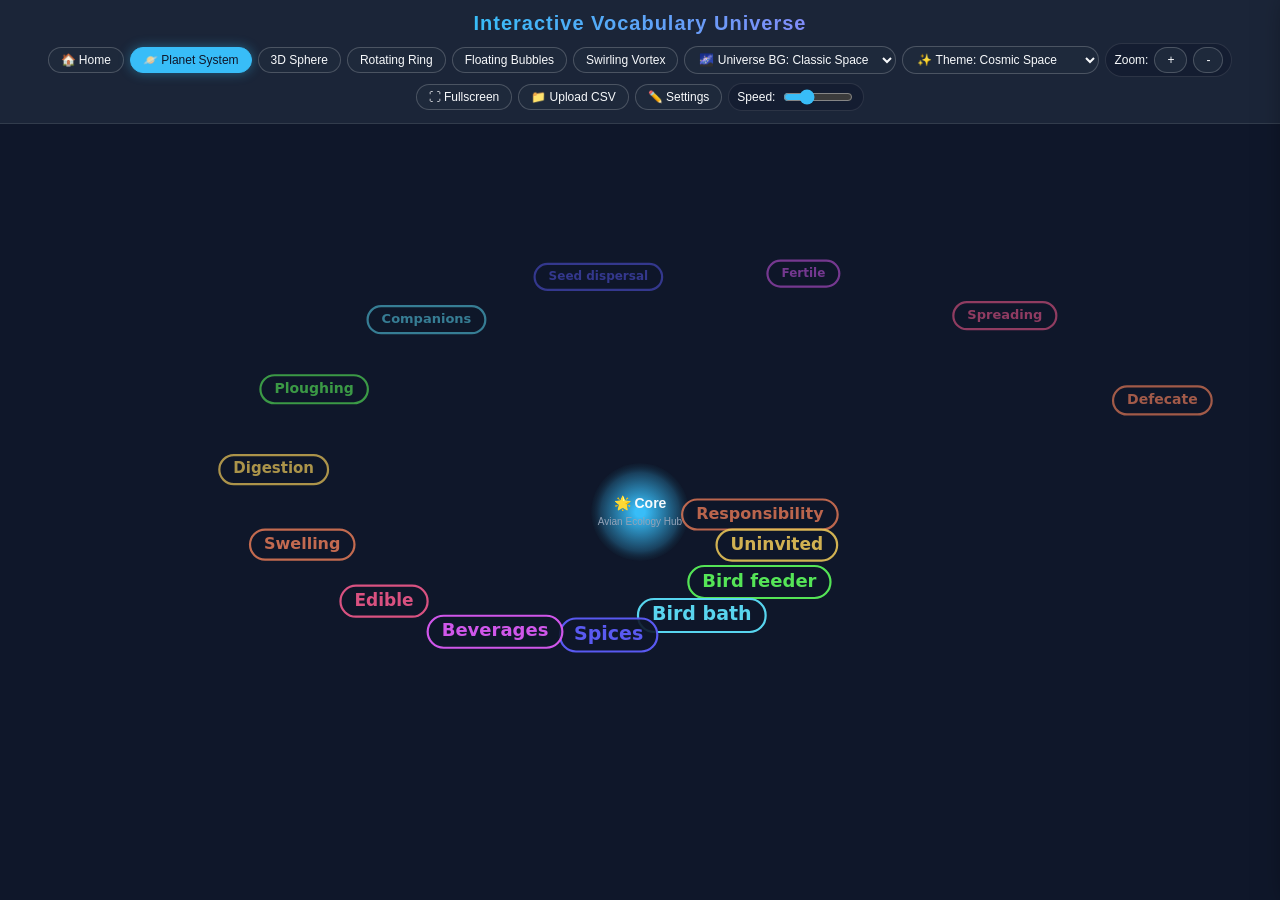
<file: InteractiveDictionary.html>
<!DOCTYPE html>
<html lang="en">
<head>
    <meta charset="UTF-8">
    <meta name="viewport" content="width=device-width, initial-scale=1.0">
    <title>Interactive Vocabulary Universe & Planet System</title>
    <style>
        :root {
            --bg-color: #0f172a;
            --panel-bg: #1e293b;
            --text-color: #f8fafc;
            --accent-color: #38bdf8;
            --accent-hover: #0ea5e9;
        }

        body {
            margin: 0;
            padding: 0;
            background-color: var(--bg-color);
            color: var(--text-color);
            font-family: 'Segoe UI', Tahoma, Geneva, Verdana, sans-serif;
            overflow: hidden;
            display: flex;
            flex-direction: column;
            align-items: center;
            height: 100vh;
            transition: background-color 0.5s ease;
        }

        header {
            width: 100%;
            padding: 12px 20px;
            background: rgba(30, 41, 59, 0.85);
            backdrop-filter: blur(10px);
            text-align: center;
            border-bottom: 1px solid rgba(255, 255, 255, 0.1);
            z-index: 10;
            display: flex;
            flex-direction: column;
            align-items: center;
            gap: 8px;
        }

        h1 {
            margin: 0;
            font-size: 20px;
            font-weight: 600;
            letter-spacing: 1px;
            background: linear-gradient(to right, #38bdf8, #818cf8);
            -webkit-background-clip: text;
            -webkit-text-fill-color: transparent;
        }

        .controls {
            display: flex;
            gap: 6px;
            justify-content: center;
            flex-wrap: wrap;
            align-items: center;
        }

        button, .file-upload-btn, select {
            background-color: var(--panel-bg);
            color: var(--text-color);
            border: 1px solid rgba(255, 255, 255, 0.2);
            padding: 5px 12px;
            border-radius: 20px;
            cursor: pointer;
            font-weight: 500;
            font-size: 12px;
            transition: all 0.3s ease;
            display: inline-flex;
            align-items: center;
            gap: 4px;
            text-decoration: none;
        }

        select {
            padding: 5px 10px;
            outline: none;
        }

        button.active, a.home-btn:hover {
            background-color: var(--accent-color);
            color: #0f172a;
            border-color: var(--accent-color);
            box-shadow: 0 0 12px rgba(56, 189, 248, 0.4);
        }

        button:hover:not(.active), .file-upload-btn:hover, select:hover {
            background-color: rgba(255, 255, 255, 0.1);
            border-color: var(--accent-color);
        }

        .file-upload-btn input {
            display: none;
        }

        .speed-control, .zoom-control {
            display: flex;
            align-items: center;
            gap: 6px;
            font-size: 12px;
            background: rgba(15, 23, 42, 0.5);
            padding: 3px 8px;
            border-radius: 20px;
            border: 1px solid rgba(255, 255, 255, 0.1);
        }

        .speed-control input[type="range"] {
            width: 70px;
            accent-color: var(--accent-color);
            cursor: pointer;
        }

        #canvas-container {
            flex-grow: 1;
            width: 100%;
            position: relative;
            cursor: grab;
        }

        #canvas-container:active {
            cursor: grabbing;
        }

        canvas {
            display: block;
            width: 100%;
            height: 100%;
        }

        .tooltip {
            position: absolute;
            background: rgba(15, 23, 42, 0.95);
            border: 1px solid var(--accent-color);
            padding: 8px 12px;
            border-radius: 6px;
            pointer-events: none;
            display: none;
            font-size: 13px;
            box-shadow: 0 4px 20px rgba(0,0,0,0.5);
            z-index: 100;
        }

        /* Definition Modal */
        #def-modal {
            position: fixed;
            top: 50%;
            left: 50%;
            transform: translate(-50%, -50%) scale(0.8);
            background: rgba(30, 41, 59, 0.95);
            backdrop-filter: blur(8px);
            border: 2px solid var(--accent-color);
            padding: 30px;
            border-radius: 16px;
            text-align: center;
            z-index: 200;
            opacity: 0;
            pointer-events: none;
            transition: all 0.3s cubic-bezier(0.175, 0.885, 0.32, 1.275);
            box-shadow: 0 10px 40px rgba(0,0,0,0.8);
            max-width: 400px;
            width: 90%;
        }

        #def-modal.show {
            opacity: 1;
            pointer-events: auto;
            transform: translate(-50%, -50%) scale(1);
        }

        #def-word {
            font-size: 26px;
            margin-bottom: 12px;
            color: var(--accent-color);
            font-weight: bold;
        }

        #def-text {
            font-size: 15px;
            line-height: 1.5;
            margin-bottom: 20px;
        }

        #close-modal {
            background: var(--accent-color);
            color: #0f172a;
            border: none;
            padding: 8px 20px;
            border-radius: 8px;
            font-weight: bold;
            cursor: pointer;
        }

        /* Sidebar Editor Panel */
        #editor-panel {
            position: fixed;
            top: 0;
            right: -420px;
            width: 400px;
            height: 100%;
            background: #1e293b;
            box-shadow: -5px 0 30px rgba(0,0,0,0.7);
            z-index: 300;
            transition: right 0.3s ease;
            display: flex;
            flex-direction: column;
            border-left: 1px solid rgba(255,255,255,0.1);
        }

        #editor-panel.open {
            right: 0;
        }

        .editor-header {
            padding: 15px 20px;
            background: #0f172a;
            display: flex;
            justify-content: space-between;
            align-items: center;
            border-bottom: 1px solid rgba(255,255,255,0.1);
        }

        .editor-header h3 { margin: 0; font-size: 18px; color: var(--accent-color); }
        
        .close-editor {
            background: none; border: none; color: #fff; font-size: 20px; cursor: pointer;
        }

        .editor-content {
            padding: 20px;
            overflow-y: auto;
            flex-grow: 1;
            display: flex;
            flex-direction: column;
            gap: 15px;
        }

        .word-list-container {
            max-height: 160px;
            overflow-y: auto;
            border: 1px solid rgba(255,255,255,0.1);
            border-radius: 8px;
            padding: 10px;
            background: rgba(15,23,42,0.4);
        }

        .word-item-row {
            display: flex;
            justify-content: space-between;
            align-items: center;
            padding: 6px 8px;
            border-bottom: 1px solid rgba(255,255,255,0.05);
            font-size: 13px;
        }

        .word-item-row button {
            background: #ef4444;
            border: none;
            padding: 3px 8px;
            font-size: 11px;
            border-radius: 4px;
        }

        .add-word-form, .core-editor-box, .export-box {
            display: flex;
            flex-direction: column;
            gap: 8px;
            background: rgba(15,23,42,0.4);
            padding: 12px;
            border-radius: 8px;
            border: 1px solid rgba(255,255,255,0.1);
        }

        .core-editor-box input[type="text"], .add-word-form input {
            background: #0f172a;
            border: 1px solid rgba(255,255,255,0.2);
            padding: 8px;
            border-radius: 6px;
            color: #fff;
            font-size: 13px;
        }

        .slider-row {
            display: flex;
            align-items: center;
            justify-content: space-between;
            font-size: 12px;
            color: #94a3b8;
        }

        .slider-row input {
            width: 150px;
            accent-color: var(--accent-color);
        }
    </style>
</head>
<body>
    <header>
        <h1>Interactive Vocabulary Universe</h1>
        <div class="controls">
            <!-- Home Button -->
            <a href="index.html" class="file-upload-btn" title="Go to Home / index.html">🏠 Home</a>

            <button id="style-planets" class="active">🪐 Planet System</button>
            <button id="style-sphere">3D Sphere</button>
            <button id="style-ring">Rotating Ring</button>
            <button id="style-bubbles">Floating Bubbles</button>
            <button id="style-vortex">Swirling Vortex</button>
            
            <!-- Universe Background / Flying Objects Selector -->
            <select id="universeBgSelect" title="Choose Universe Background & Flying Objects">
                <option value="none">🌌 Universe BG: Classic Space</option>
                <option value="stars">⭐ Starfield (Flying Stars)</option>
                <option value="meteorites">☄️ Meteorite Shower</option>
                <option value="galaxies">🌀 Galaxy Cluster</option>
            </select>

            <!-- Kids Theme Selector -->
            <select id="themeSelect">
                <option value="cosmic">✨ Theme: Cosmic Space</option>
                <option value="forest">🌲 Theme: Magical Forest</option>
                <option value="ocean">🌊 Theme: Deep Sea Ocean</option>
            </select>

            <!-- Zoom Controls -->
            <div class="zoom-control">
                <span>Zoom:</span>
                <button id="zoomIn" title="Shortcut: +">+</button>
                <button id="zoomOut" title="Shortcut: -">-</button>
            </div>
            
            <button id="fullscreenBtn" title="Toggle Fullscreen">⛶ Fullscreen</button>
            
            <label class="file-upload-btn" title="Upload CSV format: Word, Definition">
                📁 Upload CSV
                <input type="file" id="csvUpload" accept=".csv,.txt">
            </label>
            
            <button id="toggle-editor">✏️ Settings</button>

            <div class="speed-control">
                <span>Speed:</span>
                <input type="range" id="speedRange" min="0.2" max="3" step="0.1" value="1">
            </div>
        </div>
    </header>

    <div id="canvas-container">
        <canvas id="vocabCanvas"></canvas>
        <div id="tooltip" class="tooltip">Click to learn!</div>
    </div>

    <!-- Definition Modal -->
    <div id="def-modal">
        <div id="def-word">Word</div>
        <div id="def-text">Definition goes here...</div>
        <button id="close-modal">Awesome, got it!</button>
    </div>

    <!-- Sidebar Editor Panel -->
    <div id="editor-panel">
        <div class="editor-header">
            <h3>Universe Settings</h3>
            <button class="close-editor" id="close-editor">×</button>
        </div>
        <div class="editor-content">
            <!-- Edit Sun / Core Center -->
            <div class="core-editor-box">
                <strong>🌟 Edit Center Core</strong>
                <input type="text" id="coreTitleInput" value="🌟 Core" placeholder="Center Title">
                <input type="text" id="coreDescInput" value="Avian Ecology Hub" placeholder="Center Description">
                
                <div style="margin-top: 6px;">
                    <label style="font-size: 12px; color: #94a3b8; display: block; margin-bottom: 4px;">Upload Custom Core Image:</label>
                    <input type="file" id="coreImageUpload" accept="image/*" style="font-size:12px; color:#fff;">
                </div>

                <div class="slider-row" style="margin-top: 6px;">
                    <span>Core Radius/Size:</span>
                    <input type="range" id="coreSizeRange" min="20" max="150" value="45">
                </div>

                <div style="display: flex; gap: 6px; margin-top: 4px;">
                    <button id="updateCoreBtn" style="flex: 1; background: var(--accent-color); color: #0f172a; border: none; padding: 6px; border-radius: 6px; font-weight: bold; cursor: pointer; font-size: 12px;">Update Center</button>
                    <button id="removeCoreImgBtn" style="background: #ef4444; color: #fff; border: none; padding: 6px 10px; border-radius: 6px; font-weight: bold; cursor: pointer; font-size: 12px;">Remove Image</button>
                </div>
            </div>

            <!-- Export to Excel/CSV -->
            <div class="export-box">
                <strong>📊 Export Vocabulary</strong>
                <button id="exportCsvBtn" style="background: var(--accent-color); color: #0f172a; border: none; padding: 6px; border-radius: 6px; font-weight: bold; cursor: pointer; font-size: 12px;">Download as Excel/CSV</button>
            </div>

            <p style="font-size: 12px; color: #94a3b8; margin: 0;">Manage vocabulary or upload a CSV file (`Word, Definition`).</p>
            
            <div class="word-list-container" id="wordListContainer">
                <!-- Dynamically filled -->
            </div>

            <div class="add-word-form">
                <strong>Add New Word</strong>
                <input type="text" id="newWordInput" placeholder="Vocabulary Word">
                <input type="text" id="newDefInput" placeholder="Definition">
                <button id="addWordBtn" style="background: var(--accent-color); color: #0f172a; border: none; padding: 8px; border-radius: 6px; font-weight: bold; cursor: pointer;">Add Word</button>
            </div>
        </div>
    </div>

    <script>
        let coreConfig = { 
            title: "🌟 Core", 
            desc: "Avian Ecology Hub", 
            customImage: null,
            radius: 45
        };

        let vocabData = [
            { word: "Responsibility", def: "A duty or task to care for the environment and its wildlife." },
            { word: "Uninvited", def: "Species or guests arriving without being intentionally attracted." },
            { word: "Bird feeder", def: "An outdoor device placed to supply food to wild birds." },
            { word: "Bird bath", def: "A shallow basin filled with water for birds to drink and bathe in." },
            { word: "Spices", def: "Seeds or bark used to flavor food, sometimes found in natural bird diets." },
            { word: "Beverages", def: "Liquids for drinking, like nectar that hummingbirds consume." },
            { word: "Edible", def: "Items that are safe and fit for birds or humans to eat." },
            { word: "Swelling", def: "Enlargement of seeds as they absorb water before germinating." },
            { word: "Digestion", def: "The process by which birds break down seeds and insects in their crop and gizzard." },
            { word: "Ploughing", def: "Turning over earth, similar to how foraging birds aerate the soil." },
            { word: "Companions", def: "Flock mates or other species that coexist in an ecosystem." },
            { word: "Seed dispersal", def: "The vital ecological role birds play by spreading seeds through their droppings." },
            { word: "Fertile", def: "Soil enriched by organic matter (like bird guano) to support plant growth." },
            { word: "Spreading", def: "The act of scattering seeds across a wide area to grow new plants." },
            { word: "Defecate", def: "The process of eliminating waste, which drops seeds in new locations." }
        ];

        const themes = {
            cosmic: { bg: '#0f172a', panel: '#1e293b', accent: '#38bdf8', text: '#f8fafc' },
            forest: { bg: '#064e3b', panel: '#065f46', accent: '#34d399', text: '#ecfdf5' },
            ocean:  { bg: '#0c4a6e', panel: '#0369a1', accent: '#38bdf8', text: '#f0f9ff' }
        };

        const canvas = document.getElementById('vocabCanvas');
        const ctx = canvas.getContext('2d');
        const container = document.getElementById('canvas-container');
        const tooltip = document.getElementById('tooltip');
        
        const modal = document.getElementById('def-modal');
        const defWord = document.getElementById('def-word');
        const defText = document.getElementById('def-text');
        const closeModalBtn = document.getElementById('close-modal');

        const editorPanel = document.getElementById('editor-panel');
        const toggleEditorBtn = document.getElementById('toggle-editor');
        const closeEditorBtn = document.getElementById('close-editor');
        const wordListContainer = document.getElementById('wordListContainer');
        const newWordInput = document.getElementById('newWordInput');
        const newDefInput = document.getElementById('newDefInput');
        const addWordBtn = document.getElementById('addWordBtn');
        const speedRange = document.getElementById('speedRange');
        const csvUpload = document.getElementById('csvUpload');
        const themeSelect = document.getElementById('themeSelect');
        const universeBgSelect = document.getElementById('universeBgSelect');
        const zoomInBtn = document.getElementById('zoomIn');
        const zoomOutBtn = document.getElementById('zoomOut');
        const fullscreenBtn = document.getElementById('fullscreenBtn');
        const exportCsvBtn = document.getElementById('exportCsvBtn');
        const coreTitleInput = document.getElementById('coreTitleInput');
        const coreDescInput = document.getElementById('coreDescInput');
        const coreImageUpload = document.getElementById('coreImageUpload');
        const coreSizeRange = document.getElementById('coreSizeRange');
        const updateCoreBtn = document.getElementById('updateCoreBtn');
        const removeCoreImgBtn = document.getElementById('removeCoreImgBtn');

        let width, height;
        let elements = [];
        let particles = [];
        let backgroundStars = [];
        let currentStyle = 'planets'; 
        let currentUniverseBg = 'none';
        let mouse = { x: 0, y: 0, active: false, currentX: 0, currentY: 0 };
        let rotationX = 0.005;
        let rotationY = 0.005;
        let animationSpeed = 1.0;
        let globalAngle = 0;
        let zoomLevel = 1.0;
        let lastSpokenWord = '';
        let loadedCoreImg = null;

        function resize() {
            width = container.clientWidth;
            height = container.clientHeight;
            canvas.width = width * window.devicePixelRatio;
            canvas.height = height * window.devicePixelRatio;
            ctx.scale(window.devicePixelRatio, window.devicePixelRatio);
            initBackgroundStars();
            initElements();
        }

        function initBackgroundStars() {
            backgroundStars = [];
            for (let i = 0; i < 120; i++) {
                backgroundStars.push({
                    x: Math.random() * width,
                    y: Math.random() * height,
                    size: Math.random() * 2 + 0.5,
                    alpha: Math.random() * 0.7 + 0.3,
                    twinkleSpeed: Math.random() * 0.03 + 0.01
                });
            }
        }

        function getRandomColor(index) {
            const hues = [15, 45, 120, 190, 240, 290, 340];
            return `hsla(${hues[index % hues.length]}, 85%, 65%, 1)`;
        }

        function pronounceWord(text) {
            if ('speechSynthesis' in window && text !== lastSpokenWord) {
                window.speechSynthesis.cancel();
                const utterance = new SpeechSynthesisUtterance(text);
                utterance.rate = 0.9;
                window.speechSynthesis.speak(utterance);
                lastSpokenWord = text;
            }
        }

        class Particle {
            constructor(x, y, color) {
                this.x = x;
                this.y = y;
                this.color = color;
                const angle = Math.random() * Math.PI * 2;
                const speed = Math.random() * 5 + 2;
                this.vx = Math.cos(angle) * speed;
                this.vy = Math.sin(angle) * speed;
                this.life = 1.0;
                this.decay = Math.random() * 0.02 + 0.02;
                this.size = Math.random() * 4 + 2;
            }
            update() {
                this.x += this.vx;
                this.y += this.vy;
                this.life -= this.decay;
            }
            draw() {
                ctx.globalAlpha = this.life;
                ctx.fillStyle = this.color;
                ctx.beginPath();
                ctx.arc(this.x, this.y, this.size, 0, Math.PI * 2);
                ctx.fill();
                ctx.globalAlpha = 1;
            }
        }

        class VocabWord {
            constructor(data, index) {
                this.text = data.word;
                this.def = data.def;
                this.index = index;
                this.color = getRandomColor(index);
                this.resetCoordinates();
            }

            resetCoordinates() {
                const total = vocabData.length;
                const phi = Math.acos(-1 + (2 * this.index) / total);
                const theta = Math.sqrt(total * Math.PI) * phi;
                
                this.x3d = Math.sin(phi) * Math.cos(theta);
                this.y3d = Math.sin(phi) * Math.sin(theta);
                this.z3d = Math.cos(phi);

                this.bx = Math.random() * (width - 150) + 75;
                this.by = Math.random() * (height - 100) + 50;
                this.vx = (Math.random() - 0.5) * 2;
                this.vy = (Math.random() - 0.5) * 2;
                
                this.orbitRadius = 120 + (this.index * 32);
                this.orbitSpeed = (0.012 / Math.sqrt(this.index + 1)) + 0.002;
                this.planetAngle = (Math.PI * 2 / total) * this.index;

                this.vAngle = (Math.PI * 2 / total) * this.index;
                this.vRadius = 70 + (this.index * 16);

                // For flying background objects (meteorite / starflight)
                this.flightX = Math.random() * width;
                this.flightY = Math.random() * height;
                this.flightSpeedX = (Math.random() * 2 + 1) * (Math.random() < 0.5 ? 1 : -1);
                this.flightSpeedY = (Math.random() * 1.5 - 0.75);

                this.x = 0;
                this.y = 0;
                this.scale = 1;
                this.alpha = 1;
                this.fontSize = 16;
            }

            update(speed) {
                if (currentUniverseBg === 'stars') {
                    // Flying on a Star background mode
                    this.flightX += this.flightSpeedX * speed;
                    this.flightY += this.flightSpeedY * speed;

                    if (this.flightX < -50) this.flightX = width + 50;
                    if (this.flightX > width + 50) this.flightX = -50;
                    if (this.flightY < 30) this.flightY = height - 30;
                    if (this.flightY > height - 30) this.flightY = 30;

                    this.x = this.flightX;
                    this.y = this.flightY;
                    this.scale = 1.1 * zoomLevel;
                    this.alpha = 0.95;
                }
                else if (currentUniverseBg === 'meteorites') {
                    // Flying on a Meteorite streaking mode
                    this.flightX += (this.flightSpeedX * 3.5) * speed;
                    this.flightY += (this.flightSpeedY * 3.5 + 1.2) * speed;

                    if (this.flightX > width + 100 || this.flightY > height + 100) {
                        this.flightX = Math.random() * width;
                        this.flightY = -50;
                    }

                    this.x = this.flightX;
                    this.y = this.flightY;
                    this.scale = 1.05 * zoomLevel;
                    this.alpha = 1.0;
                }
                else if (currentUniverseBg === 'galaxies') {
                    // Flying on a spinning Galaxy arm node
                    this.vAngle += 0.015 * speed;
                    let galaxyCenterX = width / 2;
                    let galaxyCenterY = height / 2;
                    let armRadius = (80 + (this.index * 22)) * zoomLevel;

                    this.x = galaxyCenterX + Math.cos(this.vAngle + (this.index * 0.5)) * armRadius;
                    this.y = galaxyCenterY + Math.sin(this.vAngle + (this.index * 0.5)) * (armRadius * 0.5);
                    this.scale = 1.15 * zoomLevel;
                    this.alpha = 0.9;
                }
                else {
                    // Standard Layout Modes (Planets, Sphere, Ring, Bubbles, Vortex)
                    if (currentStyle === 'sphere') {
                        let rotY = rotationY * speed;
                        let rotX = rotationX * speed;
                        let x1 = this.x3d * Math.cos(rotY) - this.z3d * Math.sin(rotY);
                        let z1 = this.z3d * Math.cos(rotY) + this.x3d * Math.sin(rotY);
                        let y1 = this.y3d * Math.cos(rotX) - z1 * Math.sin(rotX);
                        let z2 = z1 * Math.cos(rotX) + this.y3d * Math.sin(rotX);

                        this.x3d = x1;
                        this.y3d = y1;
                        this.z3d = z2;

                        const radius = Math.min(width, height) * 0.3 * zoomLevel;
                        const depth = 2; 
                        this.scale = (depth / (depth - this.z3d)) * zoomLevel;
                        this.x = width / 2 + this.x3d * radius * (this.scale / zoomLevel);
                        this.y = height / 2 + this.y3d * radius * (this.scale / zoomLevel);
                        this.alpha = (this.z3d + 1) / 2 * 0.7 + 0.3;
                    } 
                    else if (currentStyle === 'ring') {
                        let ringStep = 0.008 * speed;
                        let x1 = this.x3d * Math.cos(ringStep) - this.z3d * Math.sin(ringStep);
                        let z1 = this.z3d * Math.cos(ringStep) + this.x3d * Math.sin(ringStep);
                        this.x3d = x1;
                        this.z3d = z1;

                        const radius = Math.min(width, height) * 0.38 * zoomLevel;
                        this.scale = (2 / (2 - this.z3d)) * zoomLevel;
                        this.x = width / 2 + this.x3d * radius;
                        this.y = height / 2 + this.z3d * radius * 0.2; 
                        this.alpha = (this.z3d + 1) / 2 * 0.7 + 0.3;
                    }
                    else if (currentStyle === 'planets') {
                        this.planetAngle += this.orbitSpeed * speed;
                        const ellipseX = Math.cos(this.planetAngle) * (this.orbitRadius * zoomLevel);
                        const ellipseY = Math.sin(this.planetAngle) * (this.orbitRadius * 0.5 * zoomLevel);
                        
                        this.x = width / 2 + ellipseX;
                        this.y = height / 2 + ellipseY;
                        this.scale = (1 + (Math.sin(this.planetAngle) * 0.2)) * zoomLevel;
                        this.alpha = 0.75 + (Math.sin(this.planetAngle) * 0.25);
                        this.z3d = Math.sin(this.planetAngle);
                    }
                    else if (currentStyle === 'bubbles') {
                        this.bx += this.vx * speed;
                        this.by += this.vy * speed;

                        if (this.bx < 80 || this.bx > width - 80) this.vx *= -1;
                        if (this.by < 40 || this.by > height - 40) this.vy *= -1;

                        this.x = this.bx;
                        this.y = this.by;
                        this.scale = 1.1 * zoomLevel;
                        this.alpha = 0.9;
                    }
                    else if (currentStyle === 'vortex') {
                        this.vAngle += 0.01 * speed;
                        let animatedRadius = (this.vRadius + Math.sin(Date.now() * 0.002 + this.index) * 20) * zoomLevel;
                        this.x = width / 2 + Math.cos(this.vAngle) * animatedRadius;
                        this.y = height / 2 + Math.sin(this.vAngle) * animatedRadius;
                        this.scale = (1.2 + Math.sin(this.vAngle) * 0.2) * zoomLevel;
                        this.alpha = 0.6 + Math.sin(this.vAngle) * 0.4;
                        this.z3d = Math.sin(this.vAngle);
                    }
                }
            }

            draw() {
                ctx.save();
                ctx.globalAlpha = this.alpha;
                ctx.textAlign = 'center';
                ctx.textBaseline = 'middle';
                
                const size = Math.max(10, Math.floor(this.fontSize * this.scale));
                ctx.font = `bold ${size}px 'Segoe UI', system-ui`;
                const textWidth = ctx.measureText(this.text).width;
                const paddingX = 14;
                const paddingY = 7;
                const boxWidth = textWidth + paddingX * 2;
                const boxHeight = size + paddingY * 2;

                // Draw background universe object precisely scaled & aligned adjacent to the word size
                if (currentUniverseBg === 'stars') {
                    ctx.fillStyle = 'rgba(253, 224, 71, 0.18)';
                    ctx.strokeStyle = '#fde047';
                    ctx.lineWidth = 1.5;
                    ctx.beginPath();
                    ctx.ellipse(this.x, this.y, boxWidth * 0.55, boxHeight * 0.65, 0, 0, Math.PI * 2);
                    ctx.fill();
                    ctx.stroke();

                    ctx.fillStyle = '#fef08a';
                    ctx.beginPath();
                    ctx.arc(this.x - boxWidth * 0.45, this.y - boxHeight * 0.35, 3.5, 0, Math.PI * 2);
                    ctx.fill();
                } 
                else if (currentUniverseBg === 'meteorites') {
                    ctx.strokeStyle = '#fb923c';
                    ctx.lineWidth = Math.max(3, boxHeight * 0.25);
                    ctx.beginPath();
                    ctx.moveTo(this.x - boxWidth * 0.4, this.y);
                    ctx.lineTo(this.x - boxWidth * 0.4 - this.flightSpeedX * 30, this.y - (this.flightSpeedY * 30 + 10));
                    ctx.stroke();

                    ctx.fillStyle = 'rgba(251, 146, 60, 0.22)';
                    ctx.beginPath();
                    ctx.roundRect(this.x - boxWidth/2, this.y - boxHeight/2, boxWidth, boxHeight, 16);
                    ctx.fill();
                }
                else if (currentUniverseBg === 'galaxies') {
                    ctx.beginPath();
                    ctx.roundRect(this.x - boxWidth/2, this.y - boxHeight/2, boxWidth, boxHeight, 16);
                    ctx.fillStyle = 'rgba(168, 85, 247, 0.22)';
                    ctx.strokeStyle = '#c084fc';
                    ctx.lineWidth = 1.8;
                    ctx.fill();
                    ctx.stroke();
                }

                if (currentStyle === 'bubbles' || currentStyle === 'planets' || currentUniverseBg !== 'none') {
                    ctx.beginPath();
                    ctx.roundRect(this.x - textWidth/2 - paddingX, this.y - size/2 - paddingY, textWidth + paddingX*2, size + paddingY*2, 16);
                    ctx.fillStyle = 'rgba(15, 23, 42, 0.9)';
                    ctx.strokeStyle = this.color;
                    ctx.lineWidth = 2.2;
                    ctx.fill();
                    ctx.stroke();
                }

                ctx.fillStyle = this.color;
                ctx.fillText(this.text, this.x, this.y);
                ctx.restore();
            }

            isMouseOver(mx, my) {
                ctx.font = `bold ${Math.floor(this.fontSize * this.scale)}px sans-serif`;
                const textWidth = ctx.measureText(this.text).width;
                const h = this.fontSize * this.scale;
                
                return Math.abs(mx - this.x) < (textWidth/2 + 14) && Math.abs(my - this.y) < (h/2 + 7);
            }
        }

        function initElements() {
            elements = vocabData.map((data, i) => new VocabWord(data, i));
            updateEditorList();
        }

        function updateEditorList() {
            wordListContainer.innerHTML = '';
            vocabData.forEach((item, index) => {
                const row = document.createElement('div');
                row.className = 'word-item-row';
                row.innerHTML = `
                    <div><strong>${item.word}</strong><br><small style="color:#94a3b8">${item.def}</small></div>
                    <button onclick="removeWord(${index})">Delete</button>
                `;
                wordListContainer.appendChild(row);
            });
        }

        window.removeWord = function(index) {
            vocabData.splice(index, 1);
            initElements();
        };

        updateCoreBtn.addEventListener('click', () => {
            coreConfig.title = coreTitleInput.value.trim();
            coreConfig.desc = coreDescInput.value.trim();
            coreConfig.radius = parseInt(coreSizeRange.value) || 45;

            const file = coreImageUpload.files[0];
            if (file) {
                const reader = new FileReader();
                reader.onload = function(e) {
                    const img = new Image();
                    img.onload = function() {
                        loadedCoreImg = img;
                        coreConfig.customImage = true;
                        alert('Center core and image updated successfully!');
                    };
                    img.src = e.target.result;
                };
                reader.readAsDataURL(file);
            } else {
                alert('Center core settings updated successfully!');
            }
        });

        removeCoreImgBtn.addEventListener('click', () => {
            loadedCoreImg = null;
            coreConfig.customImage = null;
            coreImageUpload.value = '';
            alert('Custom core image removed. Default style restored.');
        });

        addWordBtn.addEventListener('click', () => {
            const w = newWordInput.value.trim();
            const d = newDefInput.value.trim();
            if (w && d) {
                vocabData.push({ word: w, def: d });
                newWordInput.value = '';
                newDefInput.value = '';
                initElements();
            }
        });

        exportCsvBtn.addEventListener('click', () => {
            let csvContent = "data:text/csv;charset=utf-8,Word,Definition\n";
            vocabData.forEach(row => {
                csvContent += `"${row.word}","${row.def}"\n`;
            });
            const encodedUri = encodeURI(csvContent);
            const link = document.createElement("a");
            link.setAttribute("href", encodedUri);
            link.setAttribute("download", "vocabulary_list.csv");
            document.body.appendChild(link);
            link.click();
            document.body.removeChild(link);
        });

        fullscreenBtn.addEventListener('click', () => {
            if (!document.fullscreenElement) {
                document.documentElement.requestFullscreen().catch(err => {
                    alert(`Error attempting to enable fullscreen: ${err.message}`);
                });
            } else {
                if (document.exitFullscreen) {
                    document.exitFullscreen();
                }
            }
        });

        csvUpload.addEventListener('change', (e) => {
            const file = e.target.files[0];
            if (!file) return;
            const reader = new FileReader();
            reader.onload = function(event) {
                const text = event.target.result;
                const lines = text.split(/\r\n|\n/);
                let addedCount = 0;
                lines.forEach(line => {
                    const parts = line.split(',');
                    if (parts.length >= 2) {
                        const word = parts[0].trim().replace(/^["']|["']$/g, '');
                        const def = parts[1].trim().replace(/^["']|["']$/g, '');
                        if (word && def && word.toLowerCase() !== 'word') {
                            vocabData.push({ word, def });
                            addedCount++;
                        }
                    }
                });
                if (addedCount > 0) {
                    initElements();
                    alert(`Successfully imported ${addedCount} vocabulary words!`);
                } else {
                    alert('Could not parse file. Ensure format is: Word, Definition');
                }
            };
            reader.readAsText(file);
            csvUpload.value = '';
        });

        speedRange.addEventListener('input', (e) => animationSpeed = parseFloat(e.target.value));

        function zoomIn() { zoomLevel = Math.min(zoomLevel + 0.15, 2.0); }
        function zoomOut() { zoomLevel = Math.max(zoomLevel - 0.15, 0.5); }

        zoomInBtn.addEventListener('click', zoomIn);
        zoomOutBtn.addEventListener('click', zoomOut);

        window.addEventListener('keydown', (e) => {
            if (e.target.tagName === 'INPUT' || e.target.tagName === 'TEXTAREA') return;
            if (e.key === '+' || e.key === '=') zoomIn();
            if (e.key === '-' || e.key === '_') zoomOut();
            if (e.key === '0') zoomLevel = 1.0;
        });

        themeSelect.addEventListener('change', (e) => {
            const t = themes[e.target.value];
            document.documentElement.style.setProperty('--bg-color', t.bg);
            document.documentElement.style.setProperty('--panel-bg', t.panel);
            document.documentElement.style.setProperty('--accent-color', t.accent);
            document.documentElement.style.setProperty('--text-color', t.text);
        });

        universeBgSelect.addEventListener('change', (e) => {
            currentUniverseBg = e.target.value;
            initElements();
        });

        function animate() {
            ctx.clearRect(0, 0, width, height);
            globalAngle += 0.01 * animationSpeed;

            if (currentUniverseBg !== 'none') {
                backgroundStars.forEach(star => {
                    star.alpha += star.twinkleSpeed;
                    if (star.alpha > 1 || star.alpha < 0.2) star.twinkleSpeed *= -1;
                    ctx.globalAlpha = star.alpha;
                    ctx.fillStyle = '#ffffff';
                    ctx.beginPath();
                    ctx.arc(star.x, star.y, star.size, 0, Math.PI * 2);
                    ctx.fill();
                });
                ctx.globalAlpha = 1.0;
            }

            if (currentStyle === 'planets' && currentUniverseBg === 'none') {
                ctx.save();
                const currentCoreRadius = coreConfig.radius * zoomLevel;

                if (loadedCoreImg) {
                    ctx.beginPath();
                    ctx.arc(width / 2, height / 2, currentCoreRadius, 0, Math.PI * 2);
                    ctx.closePath();
                    ctx.save();
                    ctx.clip();
                    ctx.drawImage(loadedCoreImg, width / 2 - currentCoreRadius, height / 2 - currentCoreRadius, currentCoreRadius * 2, currentCoreRadius * 2);
                    ctx.restore();

                    ctx.beginPath();
                    ctx.arc(width / 2, height / 2, currentCoreRadius, 0, Math.PI * 2);
                    ctx.strokeStyle = getComputedStyle(document.documentElement).getPropertyValue('--accent-color').trim();
                    ctx.lineWidth = 3;
                    ctx.stroke();
                } else {
                    ctx.beginPath();
                    ctx.arc(width / 2, height / 2, (currentCoreRadius + Math.sin(globalAngle * 2) * 4), 0, Math.PI * 2);
                    const gradient = ctx.createRadialGradient(width/2, height/2, 5, width/2, height/2, currentCoreRadius * 1.2);
                    gradient.addColorStop(0, getComputedStyle(document.documentElement).getPropertyValue('--accent-color').trim());
                    gradient.addColorStop(0.7, 'rgba(56, 189, 248, 0.25)');
                    gradient.addColorStop(1, 'transparent');
                    ctx.fillStyle = gradient;
                    ctx.fill();
                }

                if (coreConfig.title) {
                    ctx.fillStyle = getComputedStyle(document.documentElement).getPropertyValue('--text-color').trim();
                    ctx.font = `bold ${Math.floor(14 * zoomLevel)}px sans-serif`;
                    ctx.textAlign = 'center';
                    ctx.textBaseline = 'middle';
                    let textYOffset = loadedCoreImg ? currentCoreRadius + 15 : -8 * zoomLevel;
                    ctx.fillText(coreConfig.title, width / 2, height / 2 + textYOffset);
                }

                if (coreConfig.desc) {
                    ctx.font = `${Math.floor(10 * zoomLevel)}px sans-serif`;
                    ctx.fillStyle = '#94a3b8';
                    let descYOffset = loadedCoreImg ? currentCoreRadius + 30 : 10 * zoomLevel;
                    ctx.fillText(coreConfig.desc, width / 2, height / 2 + descYOffset);
                }
                ctx.restore();
            }

            let hoveredElement = null;

            elements.forEach(el => {
                el.update(animationSpeed);
                el.draw();
                if (mouse.active && el.isMouseOver(mouse.currentX, mouse.currentY)) {
                    hoveredElement = el;
                }
            });

            for (let i = particles.length - 1; i >= 0; i--) {
                particles[i].update();
                particles[i].draw();
                if (particles[i].life <= 0) particles.splice(i, 1);
            }

            if (hoveredElement && !modal.classList.contains('show') && !editorPanel.classList.contains('open')) {
                canvas.style.cursor = 'pointer';
                tooltip.style.display = 'block';
                tooltip.style.left = `${hoveredElement.x}px`;
                tooltip.style.top = `${hoveredElement.y - 45}px`;
                tooltip.innerHTML = `<strong>${hoveredElement.text}</strong><br><small style="font-size:10px; color:#aaa;">Click for definition</small>`;
                
                pronounceWord(hoveredElement.text);
            } else {
                canvas.style.cursor = 'grab';
                tooltip.style.display = 'none';
                if (!hoveredElement) lastSpokenWord = '';
            }

            requestAnimationFrame(animate);
        }

        container.addEventListener('click', (e) => {
            if (editorPanel.classList.contains('open')) return;
            let clickedElement = null;
            elements.forEach(el => {
                if (el.isMouseOver(mouse.currentX, mouse.currentY)) {
                    clickedElement = el;
                }
            });

            if (clickedElement) {
                for (let i = 0; i < 25; i++) {
                    particles.push(new Particle(clickedElement.x, clickedElement.y, clickedElement.color));
                }
                defWord.textContent = clickedElement.text;
                defWord.style.color = clickedElement.color;
                defText.textContent = clickedElement.def;
                modal.classList.add('show');
            }
        });

        closeModalBtn.addEventListener('click', () => modal.classList.remove('show'));
        toggleEditorBtn.addEventListener('click', () => editorPanel.classList.add('open'));
        closeEditorBtn.addEventListener('click', () => editorPanel.classList.remove('open'));

        container.addEventListener('mousemove', (e) => {
            const rect = canvas.getBoundingClientRect();
            mouse.currentX = e.clientX - rect.left;
            mouse.currentY = e.clientY - rect.top;
            mouse.active = true;

            if (e.buttons === 1 && currentStyle === 'sphere' && currentUniverseBg === 'none') {
                rotationY = e.movementX * 0.008;
                rotationX = -e.movementY * 0.008;
            }
        });

        container.addEventListener('mouseleave', () => mouse.active = false);

        document.getElementById('style-planets').addEventListener('click', (e) => { currentStyle = 'planets'; setActiveButton(e.target); });
        document.getElementById('style-sphere').addEventListener('click', (e) => { currentStyle = 'sphere'; setActiveButton(e.target); });
        document.getElementById('style-ring').addEventListener('click', (e) => { currentStyle = 'ring'; setActiveButton(e.target); });
        document.getElementById('style-bubbles').addEventListener('click', (e) => { 
            currentStyle = 'bubbles'; 
            setActiveButton(e.target);
            elements.forEach(el => { el.vx = (Math.random() - 0.5) * 2; el.vy = (Math.random() - 0.5) * 2; });
        });
        document.getElementById('style-vortex').addEventListener('click', (e) => { currentStyle = 'vortex'; setActiveButton(e.target); });

        function setActiveButton(btn) {
            document.querySelectorAll('.controls button').forEach(b => {
                if(b.id.startsWith('style-')) b.classList.remove('active');
            });
            btn.classList.add('active');
        }

        window.addEventListener('resize', resize);
        resize();
        animate();
    </script>
</body>
</html>
</file>
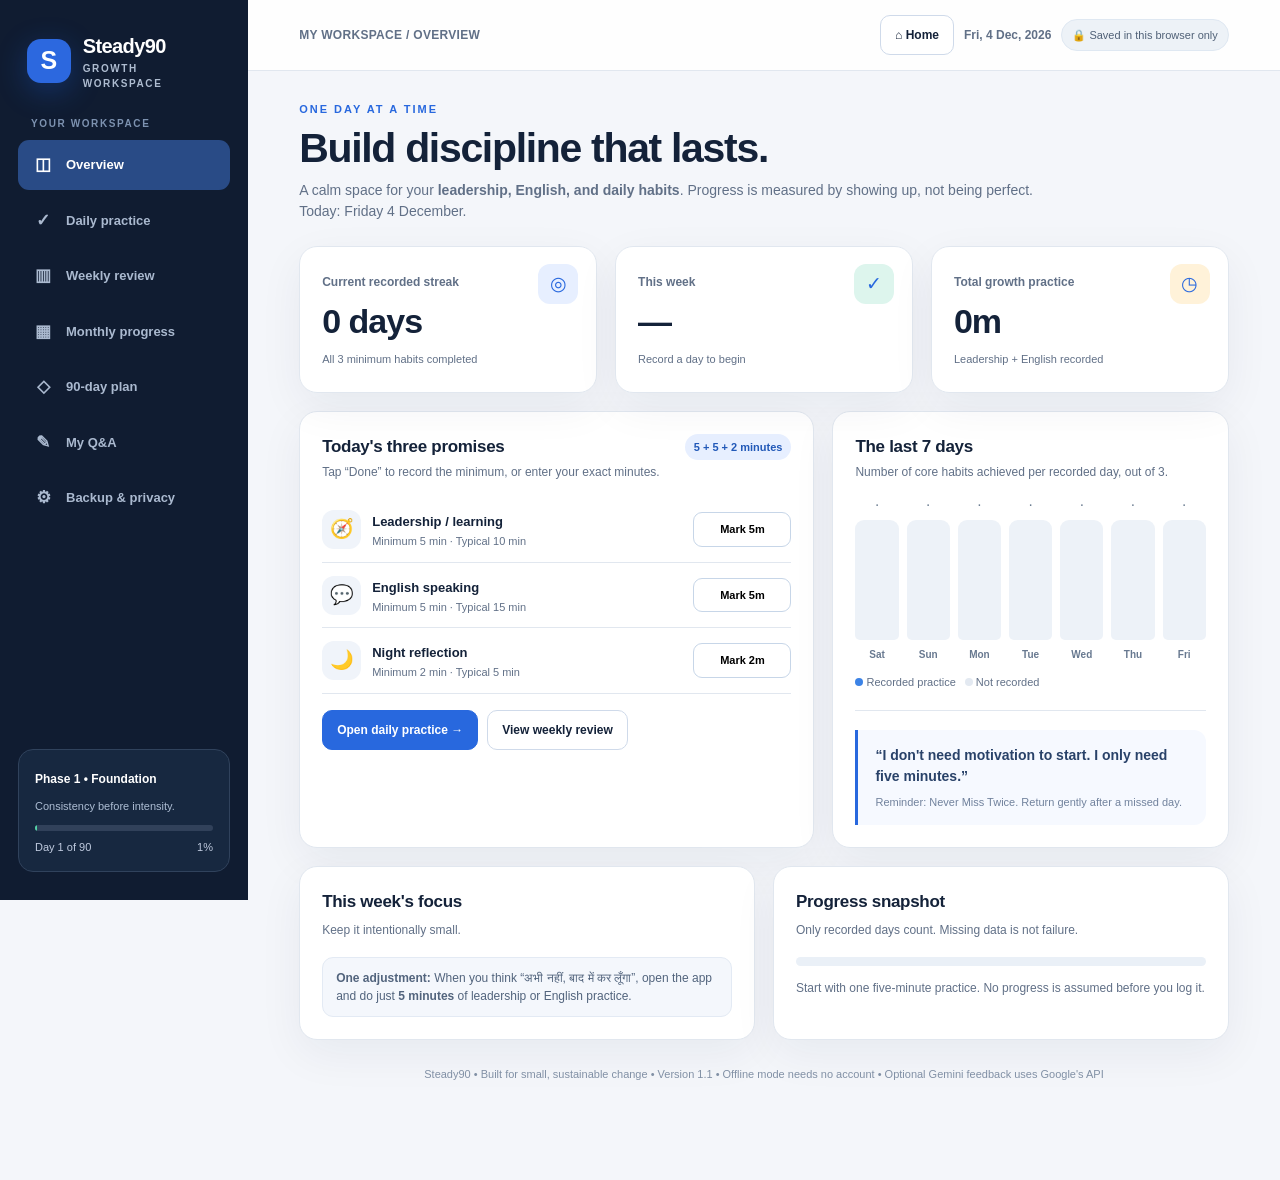
<file: Tracker.html>
<!doctype html>
<html lang="en">
<head>
<meta charset="utf-8">
<meta name="viewport" content="width=device-width, initial-scale=1">
<meta name="theme-color" content="#101c31">
<title>Steady90 • My Discipline & Leadership Workspace</title>
<style>
:root{--bg:#f4f6fa;--panel:#ffffff;--panel2:#f7f9fc;--ink:#142239;--muted:#617087;--line:#e1e7ef;--nav:#101c31;--navmuted:#aab9cf;--accent:#2868de;--accentSoft:#e7efff;--green:#16846f;--greenSoft:#ddf5ed;--amber:#d59130;--amberSoft:#fff2d9;--shadow:0 14px 45px rgba(25,42,69,.06);--radius:18px}
*{box-sizing:border-box}html{scroll-behavior:smooth}body{margin:0;background:var(--bg);color:var(--ink);font-family:Inter,"Segoe UI",Arial,"Noto Sans Devanagari",sans-serif;line-height:1.5}button,input,textarea,select{font:inherit}button{cursor:pointer}button:focus-visible,input:focus-visible,textarea:focus-visible,select:focus-visible{outline:3px solid #94b8ff;outline-offset:2px}a{color:var(--accent)}
.shell{display:grid;grid-template-columns:248px minmax(0,1fr);min-height:100vh;max-width:1800px;margin:0 auto}.sidebar{background:var(--nav);color:#fff;padding:28px 18px;position:sticky;height:100vh;top:0;display:flex;flex-direction:column;gap:22px}.logo{display:flex;gap:12px;align-items:center;padding:3px 9px}.logomark{height:44px;width:44px;display:grid;place-items:center;border-radius:14px;background:#2c68df;font-size:25px;font-weight:800;box-shadow:0 8px 30px rgba(27,108,247,.28)}.logo strong{font-size:20px;letter-spacing:-.6px}.logo small{display:block;color:#aebcd0;font-size:10px;font-weight:700;letter-spacing:1.6px}.side-eyebrow{font-size:10px;text-transform:uppercase;letter-spacing:1.6px;color:#7d92b0;font-weight:800;padding:0 13px;margin-bottom:9px}.nav{display:grid;gap:6px}.nav-btn{width:100%;border:0;border-radius:11px;display:flex;align-items:center;gap:12px;background:transparent;color:var(--navmuted);padding:12px 14px;text-align:left;font-weight:680;font-size:13px}.nav-btn:hover{background:#1e2e49;color:white}.nav-btn.active{background:#294b86;color:#fff}.nav-icon{width:22px;text-align:center;font-size:17px}.sidebar-foot{margin-top:auto;border:1px solid #30425c;background:#172840;border-radius:15px;padding:16px}.sidebar-foot b{font-size:12px}.sidebar-foot p{font-size:11px;color:#aebed4;margin:8px 0 10px}.side-progress{height:6px;background:#31415a;border-radius:99px;overflow:hidden}.side-progress span{display:block;height:100%;width:0%;background:#54d4a7;border-radius:99px}.side-footline{margin-top:8px;display:flex;justify-content:space-between;color:#c1cce0;font-size:11px}
.main{min-width:0}.topbar{background:rgba(255,255,255,.91);border-bottom:1px solid var(--line);padding:15px clamp(20px,4vw,52px);display:flex;align-items:center;justify-content:space-between;gap:14px}.topbar .page-path{color:var(--muted);font-size:12px;font-weight:700;letter-spacing:.3px}.topbar-right{display:flex;align-items:center;gap:10px}.privacy{display:flex;align-items:center;gap:6px;font-size:11px;color:#506177;background:#edf2f7;border:1px solid #dfe8f2;padding:7px 10px;border-radius:99px;white-space:nowrap}.today-chip{font-size:12px;color:var(--muted);font-weight:600}.content{padding:30px clamp(18px,4vw,52px) 72px;max-width:1300px;margin:0 auto}.view{display:none}.view.active{display:block}.page-intro{margin-bottom:24px}.eyebrow{color:var(--accent);font-size:11px;font-weight:800;letter-spacing:2px;text-transform:uppercase}.page-intro h1{font-size:clamp(28px,3.2vw,42px);letter-spacing:-1.3px;line-height:1.13;margin:7px 0 9px;font-weight:850}.lead{font-size:14px;color:var(--muted);margin:0;max-width:770px}.strong{color:var(--ink);font-weight:750}.grid{display:grid;gap:18px}.grid.stats{grid-template-columns:repeat(3,minmax(0,1fr));margin-bottom:18px}.grid.two{grid-template-columns:1.3fr 1fr}.grid.split{grid-template-columns:1fr 1fr}.card{background:var(--panel);border:1px solid var(--line);box-shadow:var(--shadow);border-radius:var(--radius);padding:22px;min-width:0}.card h2{font-size:17px;margin:0 0 6px;letter-spacing:-.3px}.card h3{font-size:14px;margin:0 0 8px}.card-sub{font-size:12px;color:var(--muted);margin:0 0 18px}.stat{position:relative;overflow:hidden}.stat .label{color:var(--muted);font-size:12px;font-weight:650}.stat .value{font-size:34px;line-height:1.15;letter-spacing:-1px;margin:9px 0 5px;font-weight:850}.stat small{font-size:11px;color:var(--muted)}.stat-icon{position:absolute;right:18px;top:17px;width:40px;height:40px;display:grid;place-items:center;border-radius:12px;background:var(--accentSoft);font-size:19px;color:var(--accent)}.stat:nth-child(2) .stat-icon{background:var(--greenSoft)}.stat:nth-child(3) .stat-icon{background:var(--amberSoft)}.actions{display:flex;align-items:center;gap:9px;flex-wrap:wrap}.btn{border:1px solid #cfdaea;border-radius:10px;padding:10px 14px;background:white;color:var(--ink);font-weight:750;font-size:12px;display:inline-flex;gap:8px;align-items:center;justify-content:center}.btn:hover{border-color:#8ca6cc;background:#f7faff}.btn.primary{background:var(--accent);color:white;border-color:var(--accent)}.btn.primary:hover{background:#1b55bd}.btn.ghost{background:transparent}.btn.danger{border-color:#eeb9b9;color:#a73434}.btn.small{padding:7px 10px;font-size:11px}.btn:disabled{opacity:.5;cursor:not-allowed}.tag{display:inline-flex;align-items:center;gap:5px;background:var(--accentSoft);border-radius:999px;padding:5px 9px;color:#2259b8;font-size:11px;font-weight:800}.tag.green{color:#10745f;background:#e1f6ef}.tag.amber{color:#926017;background:#fff2de}.section-head{display:flex;align-items:flex-start;justify-content:space-between;gap:12px;margin-bottom:16px}.section-head h2{margin:0 0 4px}.section-head p{margin:0;font-size:12px;color:var(--muted)}.progressline{height:9px;background:#eaf0f7;border-radius:99px;overflow:hidden}.progressline>span{height:100%;display:block;background:var(--accent);border-radius:99px;transition:width .2s}.habit-row{display:flex;align-items:center;gap:12px;justify-content:space-between;padding:12px 0;border-bottom:1px solid var(--line)}.habit-row:last-child{border:0}.habit-row .habit-left{display:flex;gap:11px;align-items:center}.habit-icon{width:39px;height:39px;border-radius:12px;background:#f0f4fa;display:grid;place-items:center;font-size:19px}.habit-row b{font-size:13px}.habit-row small{display:block;color:var(--muted);font-size:11px}.done-btn{border:1px solid #c7d6e8;background:#fff;border-radius:9px;padding:8px 11px;font-size:11px;font-weight:800;min-width:98px}.done-btn.complete{background:#ddf5ed;border-color:#b2e8d4;color:#10775f}.muted{color:var(--muted)}.text-sm{font-size:12px}.quote{border-left:3px solid var(--accent);background:#f6f9ff;border-radius:0 12px 12px 0;padding:15px 17px;font-size:14px;font-weight:700;color:#294269}.quote small{font-size:11px;font-weight:500;display:block;margin-top:7px;color:#71829d}.bars{display:flex;justify-content:space-between;align-items:flex-end;gap:8px;height:165px;padding:14px 0 0}.barcol{display:flex;align-items:center;flex-direction:column;gap:7px;flex:1;min-width:0}.bartrack{width:100%;max-width:46px;height:120px;border-radius:9px 9px 5px 5px;background:#edf2f8;display:flex;flex-direction:column;justify-content:end;overflow:hidden}.barfill{background:linear-gradient(0deg,#2771dd,#7aaafb);height:0%;min-height:0;transition:height .2s;border-radius:8px 8px 0 0}.barfill.empty{background:#e5ebf3}.barlabel{font-size:10px;font-weight:700;color:#687990}.barval{font-size:10px;color:#6c7e92;font-weight:750}.legend{display:flex;gap:9px;font-size:11px;color:var(--muted);margin-top:12px}.dot{height:8px;width:8px;background:#3c83e6;border-radius:50%;display:inline-block}.dot.missing{background:#e3e9f1}
.form-grid{display:grid;grid-template-columns:repeat(3,minmax(0,1fr));gap:14px}.field{display:grid;gap:6px;margin-bottom:13px;min-width:0}.field label{color:#394b66;font-weight:720;font-size:12px}.field small{font-size:10px;color:var(--muted)}input[type="number"],input[type="date"],input[type="month"],input[type="text"],textarea,select{width:100%;border:1px solid #d8e1ec;border-radius:9px;background:#fbfcfe;padding:10px 11px;color:var(--ink);font-size:13px;min-height:42px}textarea{resize:vertical;min-height:82px}.feature-number{font-size:24px;font-weight:850}.mini-note{background:#f4f7fc;border:1px solid #e3eaf4;border-radius:11px;padding:11px 13px;font-size:12px;color:#52647d}.practice-prompt{background:#f4f7fc;border:1px solid #dfe8f4;border-radius:13px;padding:18px}.practice-prompt .topic{font-size:10px;font-weight:800;text-transform:uppercase;letter-spacing:1.5px;color:var(--accent)}.practice-prompt h3{margin:8px 0}.practice-prompt p{font-size:13px;color:#54647d;margin:0 0 10px}.practice-prompt ol{font-size:12px;color:#536781;margin:6px 0 0;padding-left:19px}.toolbar{display:flex;gap:9px;justify-content:space-between;align-items:center;flex-wrap:wrap;margin-bottom:17px}.toolbar-right{display:flex;gap:9px;align-items:center;flex-wrap:wrap}.toolbar .field{margin:0}.savebar{display:flex;align-items:center;gap:12px;flex-wrap:wrap;margin-top:8px}.savehint{font-size:11px;color:var(--muted)}.timer{text-align:center;padding:5px 10px 0}.timer-time{font-variant-numeric:tabular-nums;font-weight:850;font-size:clamp(44px,5vw,65px);letter-spacing:-2px;line-height:1.1;margin:12px 0}.timer-options{display:flex;justify-content:center;gap:7px;flex-wrap:wrap}.timer-opt{border:1px solid #d8e1ee;border-radius:999px;padding:7px 12px;color:#526581;background:#fff;font-weight:750;font-size:11px}.timer-opt.selected{border-color:#2c72df;background:#e8f0ff;color:#1f5cc1}.timer .actions{justify-content:center;margin:18px 0 8px}.timer small{color:var(--muted);font-size:11px}
.table-wrap{overflow-x:auto}table{width:100%;border-collapse:collapse;font-size:12px}th{text-align:left;background:#f5f8fc;color:#52647c;font-size:11px;padding:11px 10px;white-space:nowrap}td{border-bottom:1px solid #eaf0f6;padding:12px 10px;color:#364b65}tr:last-child td{border-bottom:0}.status-pill{border-radius:99px;font-size:10px;font-weight:800;padding:4px 8px;background:#ecf0f5;color:#728097;white-space:nowrap}.status-pill.ok{background:#dff5eb;color:#0c785d}.status-pill.partial{background:#fff0d7;color:#99671c}.status-pill.none{background:#eff2f6;color:#718095}.review-stats{display:grid;grid-template-columns:repeat(4,1fr);gap:12px}.review-stat{padding:13px;background:#f5f8fc;border-radius:11px}.review-stat strong{display:block;font-size:22px;line-height:1.2}.review-stat small{font-size:10px;color:var(--muted)}.cal-grid{display:grid;grid-template-columns:repeat(7,minmax(0,1fr));gap:7px}.cal-head{text-align:center;color:#7a899b;font-size:10px;font-weight:800}.calday{aspect-ratio:1;min-height:42px;background:#f4f6fa;border:1px solid #e6ebf2;border-radius:10px;display:flex;flex-direction:column;align-items:center;justify-content:center;gap:3px;color:#708096;font-size:12px;font-weight:750}.calday.hasdata{background:#edf4ff;border-color:#d5e5fb;color:#244d84}.calday.full{background:#dff5ea;border-color:#b4e4d2;color:#0a775b}.calday span{height:4px;width:18px;background:#d7dfeb;border-radius:9px}.calday.hasdata span{background:#7ba9ec}.calday.full span{background:#24a584}.calday.today{outline:2px solid #649bf0;outline-offset:1px}.calday.placeholder{visibility:hidden}.phase-grid{display:grid;grid-template-columns:repeat(3,1fr);gap:14px}.phase{border:1px solid var(--line);border-radius:15px;padding:19px;background:#fff}.phase.activephase{border-color:#8db5f5;background:#f3f7ff}.phase .step{font-size:11px;color:#2266c8;font-weight:900;letter-spacing:1px}.phase h3{font-size:17px;margin:10px 0}.phase p,.phase li{color:#52647d;font-size:12px}.phase ul{margin:10px 0 0;padding-left:18px}.phase .days{font-size:12px;font-weight:800;color:#1a3c6e}.qa-stack{display:grid;gap:11px}.qa-item{border:1px solid #e0e8f0;border-radius:12px;padding:14px 16px;background:#fff}.qa-item .q{font-size:12px;font-weight:800;color:#394d6d}.qa-item .a{margin-top:6px;font-size:14px;color:#132a48;font-weight:680}.qa-item .why{margin-top:8px;font-size:11px;color:#61748b}.qa-item:nth-child(odd){background:#fbfcff}.notice{background:#eaf1ff;border:1px solid #d4e3fc;border-radius:13px;padding:13px 15px;font-size:12px;color:#39577e}.data-grid{display:grid;grid-template-columns:repeat(2,1fr);gap:15px}.data-box{border:1px solid #e1e8f2;border-radius:13px;padding:17px}.data-box h3{font-size:14px}.footer{text-align:center;color:#8190a5;font-size:11px;padding:26px 12px}.toast{position:fixed;right:25px;bottom:22px;background:#142e4e;color:white;padding:13px 17px;font-size:12px;font-weight:750;border-radius:12px;box-shadow:0 13px 35px #001c3a38;z-index:50;max-width:380px;transform:translateY(95px);opacity:0;transition:.2s;pointer-events:none}.toast.show{transform:translateY(0);opacity:1}.divider{height:1px;background:var(--line);margin:19px 0}.hide{display:none!important}
@media(max-width:1060px){.shell{grid-template-columns:210px 1fr}.sidebar{padding:22px 12px}.content{padding:26px 20px 60px}.grid.stats{gap:12px}.card{padding:17px}}@media(max-width:820px){.shell{display:block}.sidebar{height:auto;position:relative;display:block;padding:12px 16px}.logo{padding:2px 3px 13px}.logo strong{font-size:19px}.nav{display:flex;overflow:auto;gap:5px;padding-bottom:2px}.side-eyebrow,.sidebar-foot{display:none}.nav-btn{width:auto;white-space:nowrap;padding:8px 12px;gap:6px;font-size:12px}.nav-icon{width:auto}.topbar{padding:12px 18px}.content{padding:23px 16px 52px}.grid.two,.grid.split{grid-template-columns:1fr}.phase-grid{grid-template-columns:1fr}.topbar .today-chip{display:none}}@media(max-width:580px){.grid.stats{grid-template-columns:1fr 1fr}.grid.stats .stat:last-child{grid-column:span 2}.stat .value{font-size:28px}.form-grid{grid-template-columns:1fr 1fr}.review-stats{grid-template-columns:repeat(2,1fr)}.data-grid{grid-template-columns:1fr}.page-intro h1{font-size:28px}.card{padding:17px}.topbar{flex-wrap:wrap}.privacy{font-size:10px}.calday{min-height:33px;border-radius:7px}.cal-grid{gap:4px}.section-head{flex-wrap:wrap}.quote{font-size:13px}}@media print{body{background:#fff}.shell{display:block}.sidebar,.topbar,.actions,.toolbar-right,.btn,.footer,.toast,.timer-options,.savebar{display:none!important}.content{padding:5px 0;max-width:none}.view{display:none!important}.view.active{display:block!important}.card{box-shadow:none;break-inside:avoid;border:1px solid #ccc}.grid{break-inside:avoid}h1{font-size:28px!important}#v-daily .actions{display:none}textarea{border:1px solid #ddd}.phase-grid{grid-template-columns:repeat(3,1fr)}}
</style>
<style>
.coach-setup{margin:0 0 18px}.coach-setup .field{margin:0}.coach-setup .coach-setup-grid{display:grid;grid-template-columns:minmax(220px,1fr) minmax(0,2fr);gap:16px;align-items:end}.practice-actions{display:flex;gap:8px;align-items:center;flex-wrap:wrap;margin:12px 0}.practice-actions .field{margin:0;min-width:190px}.voice-status{font-size:11px;color:var(--muted)}.coach-feedback{margin-top:12px;padding:14px;border:1px solid #d7e4f6;border-radius:12px;background:#f5f8fd;color:#344963;font-size:13px;white-space:pre-wrap;line-height:1.6}.coach-feedback:empty{display:none}.coach-feedback.error{border-color:#f1c7c7;background:#fff5f5;color:#8e3535}.coach-help{font-size:11px;color:var(--muted);margin:10px 0 0}.coach-help a{font-weight:700}@media(max-width:700px){.coach-setup .coach-setup-grid{grid-template-columns:1fr}}
</style>
</head>
<body>
<div class="shell">
<aside class="sidebar" aria-label="Primary navigation">
  <div class="logo"><span class="logomark">S</span><span><strong>Steady90</strong><small>GROWTH WORKSPACE</small></span></div>
  <div><div class="side-eyebrow">Your workspace</div><nav class="nav" id="nav">
    <button class="nav-btn active" data-view="overview"><span class="nav-icon">◫</span>Overview</button>
    <button class="nav-btn" data-view="daily"><span class="nav-icon">✓</span>Daily practice</button>
    <button class="nav-btn" data-view="weekly"><span class="nav-icon">▥</span>Weekly review</button>
    <button class="nav-btn" data-view="monthly"><span class="nav-icon">▦</span>Monthly progress</button>
    <button class="nav-btn" data-view="plan"><span class="nav-icon">◇</span>90-day plan</button>
    <button class="nav-btn" data-view="journal"><span class="nav-icon">✎</span>My Q&amp;A</button>
    <button class="nav-btn" data-view="data"><span class="nav-icon">⚙</span>Backup &amp; privacy</button>
  </nav></div>
  <div class="sidebar-foot"><b id="side-phase">Your progress journey</b><p id="side-desc">Small progress, repeated.</p><div class="side-progress"><span id="side-fill"></span></div><div class="side-footline"><span id="side-day">Day 1 of 90</span><span id="side-pct">1%</span></div></div>
</aside>
<div class="main">
<header class="topbar"><div class="page-path" id="top-path">MY WORKSPACE / OVERVIEW</div><div class="topbar-right"><a class="btn" href="index.html" style="text-decoration:none">⌂ Home</a><span class="today-chip" id="top-date"></span><span class="privacy">🔒 Saved in this browser only</span></div></header>
<main class="content">
<section class="view active" id="v-overview">
  <div class="page-intro"><div class="eyebrow">One day at a time</div><h1>Build discipline that lasts.</h1><p class="lead">A calm space for your <strong>leadership, English, and daily habits</strong>. Progress is measured by showing up, not being perfect. <span id="greeting-date"></span></p></div>
  <div class="grid stats"><article class="card stat"><div class="stat-icon">◎</div><span class="label">Current recorded streak</span><div class="value" id="stat-streak">0 days</div><small>All 3 minimum habits completed</small></article><article class="card stat"><div class="stat-icon">✓</div><span class="label">This week</span><div class="value" id="stat-week">—</div><small id="stat-week-sub">Record a day to begin</small></article><article class="card stat"><div class="stat-icon">◷</div><span class="label">Total growth practice</span><div class="value" id="stat-hours">0m</div><small>Leadership + English recorded</small></article></div>
  <div class="grid two"><article class="card"><div class="section-head"><div><h2>Today's three promises</h2><p>Tap “Done” to record the minimum, or enter your exact minutes.</p></div><span class="tag">5 + 5 + 2 minutes</span></div>
    <div class="habit-row"><div class="habit-left"><span class="habit-icon">🧭</span><span><b>Leadership / learning</b><small>Minimum 5 min · Typical 10 min</small></span></div><button class="done-btn" data-quick="leadership" type="button">Mark 5m</button></div>
    <div class="habit-row"><div class="habit-left"><span class="habit-icon">💬</span><span><b>English speaking</b><small>Minimum 5 min · Typical 15 min</small></span></div><button class="done-btn" data-quick="english" type="button">Mark 5m</button></div>
    <div class="habit-row"><div class="habit-left"><span class="habit-icon">🌙</span><span><b>Night reflection</b><small>Minimum 2 min · Typical 5 min</small></span></div><button class="done-btn" data-quick="review" type="button">Mark 2m</button></div>
    <div style="margin-top:16px" class="actions"><button type="button" class="btn primary" data-goto="daily">Open daily practice →</button><button type="button" class="btn" data-goto="weekly">View weekly review</button></div></article>
  <article class="card"><div class="section-head"><div><h2>The last 7 days</h2><p>Number of core habits achieved per recorded day, out of 3.</p></div></div><div class="bars" id="overview-bars" aria-label="Past week progress chart"></div><div class="legend"><span><span class="dot"></span> Recorded practice</span><span><span class="dot missing"></span> Not recorded</span></div><div class="divider"></div><div class="quote">“I don't need motivation to start. I only need five minutes.”<small>Reminder: Never Miss Twice. Return gently after a missed day.</small></div></article></div>
  <div class="grid split" style="margin-top:18px"><article class="card"><h2>This week's focus</h2><p class="card-sub">Keep it intentionally small.</p><div class="mini-note"><strong>One adjustment:</strong> When you think “अभी नहीं, बाद में कर लूँगा”, open the app and do just <strong>5 minutes</strong> of leadership or English practice.</div></article><article class="card"><h2>Progress snapshot</h2><p class="card-sub" id="snapshot-caption">Only recorded days count. Missing data is not failure.</p><div class="progressline"><span id="overall-line" style="width:0%"></span></div><p class="text-sm muted" id="overall-copy" style="margin:13px 0 0"></p></article></div>
</section>
<section class="view" id="v-daily">
  <div class="page-intro"><div class="eyebrow">Daily practice</div><h1>Today, just show up.</h1><p class="lead">Track your actual minutes; an unrecorded day is unknown, not a failure. You can edit past dates too.</p></div>
  <div class="toolbar"><span class="tag green" id="daily-status">No entry yet</span><div class="toolbar-right"><label class="text-sm muted" for="daily-date">Entry date</label><input type="date" id="daily-date" style="width:170px"></div></div>
  <div class="grid two"><article class="card"><h2>01 / Your core habits</h2><p class="card-sub">The small essentials for consistency.</p><div class="form-grid"><div class="field"><label for="f-leadership">Leadership (min)</label><input type="number" id="f-leadership" min="0" max="1440" placeholder="0"><small>5m minimum</small></div><div class="field"><label for="f-english">English (min)</label><input type="number" id="f-english" min="0" max="1440" placeholder="0"><small>5m minimum</small></div><div class="field"><label for="f-review">Night review (min)</label><input type="number" id="f-review" min="0" max="1440" placeholder="0"><small>2m minimum</small></div></div><div class="divider"></div><h2>02 / Life balance</h2><p class="card-sub">Helpful signals, not more mandatory tasks.</p><div class="form-grid"><div class="field"><label for="f-family">Family time (min)</label><input type="number" id="f-family" min="0" max="1440" placeholder="0"><small>Phone-free quality time</small></div><div class="field"><label for="f-mobile">Social/mobile (min)</label><input type="number" id="f-mobile" min="0" max="1440" placeholder="0"><small>Approx. nonessential use</small></div><div class="field"><label for="f-movement">Movement (min)</label><input type="number" id="f-movement" min="0" max="1440" placeholder="0"><small>Walk / exercise</small></div></div><div class="form-grid" style="grid-template-columns:1fr 1fr"><div class="field"><label for="f-motivation">Motivation</label><select id="f-motivation"><option value="">Not rated</option><option value="1">1 · Very low</option><option value="2">2 · Low</option><option value="3">3 · Average</option><option value="4">4 · Good</option><option value="5">5 · High</option></select></div><div class="field"><label for="f-mood">Energy</label><select id="f-mood"><option value="">Not rated</option><option value="1">1 · Very low</option><option value="2">2 · Low</option><option value="3">3 · Average</option><option value="4">4 · Good</option><option value="5">5 · High</option></select></div></div></article>
    <article class="card"><h2>03 / Small daily reflection</h2><p class="card-sub">Write briefly. No need for perfect English.</p><div class="field"><label for="f-priority">One important task</label><input type="text" maxlength="300" id="f-priority" placeholder="My one priority today..."></div><div class="field"><label for="f-win">What went well?</label><textarea id="f-win" maxlength="2000" placeholder="A small win counts..."></textarea></div><div class="field"><label for="f-blocker">What blocked me?</label><textarea id="f-blocker" maxlength="2000" placeholder="Time, phone, energy, motivation..."></textarea></div><div class="field"><label for="f-tomorrow">Tomorrow's first 5-minute action</label><input type="text" id="f-tomorrow" maxlength="300" placeholder="I will start with..."></div><div class="mini-note">Ask yourself: “What can I do for five minutes?” instead of “Why was I not disciplined?”</div><div class="savebar"><button class="btn primary" type="button" id="save-daily">Save this day ✓</button><span class="savehint" id="save-daily-hint">Your changes save only when you click the button.</span></div></article></div>
 <article class="card coach-setup"><h2>Optional AI coach</h2><p class="card-sub">Add a Google Gemini API key for detailed feedback. Without a key, the built-in offline coach still gives practice tips.</p><div class="coach-setup-grid"><div class="field"><label for="gemini-api-key">Gemini API key (optional)</label><input id="gemini-api-key" type="password" autocomplete="off" placeholder="Paste your key for this session only"></div><div class="mini-note">The key is not saved. If you evaluate with Gemini, your prompt and answer are sent to Google. Free-tier access and limits depend on your account, region, and Google's current terms. Avoid confidential work details. <a href="https://aistudio.google.com/app/apikey" target="_blank" rel="noopener noreferrer">Get a key in Google AI Studio ↗</a></div></div></article>
 <div class="grid split" style="margin-top:18px"><article class="card"><div class="section-head"><div><h2>04 / Leadership practice</h2><p>Read the situation, speak a concise response, then review and improve it.</p></div><button type="button" id="next-leadership" class="btn small">New prompt ↻</button></div><div id="leadership-prompt" class="practice-prompt"></div><div class="practice-actions"><button type="button" class="btn" data-read-prompt="leadership">🔊 Hear prompt</button><button type="button" class="btn" data-speech-input="leadership">🎙 Speak answer</button><span id="leadership-voice-status" class="voice-status" aria-live="polite">Type an answer or use voice input.</span></div><div class="field"><label for="f-lead-answer">Your response</label><textarea id="f-lead-answer" maxlength="5000" placeholder="State the situation, your action, and the result you want..."></textarea></div><div class="practice-actions"><div class="field"><label for="leadership-self-rating">Self-rate clarity &amp; confidence</label><select id="leadership-self-rating"><option value="">Choose 1–5</option><option value="1">1 · Need more practice</option><option value="2">2 · Unsure</option><option value="3">3 · Developing</option><option value="4">4 · Clear</option><option value="5">5 · Confident</option></select></div><button type="button" class="btn primary" data-evaluate="leadership">Evaluate &amp; improve</button></div><div id="leadership-feedback" class="coach-feedback" aria-live="polite"></div></article>
  <article class="card"><div class="section-head"><div><h2>05 / English speaking</h2><p>Speak your answer in English, review the transcript, and practise an improved version.</p></div><button type="button" class="btn small" id="next-english">New prompt ↻</button></div><div id="english-prompt" class="practice-prompt"></div><div class="practice-actions"><button type="button" class="btn" data-read-prompt="english">🔊 Hear prompt</button><button type="button" class="btn" data-speech-input="english">🎙 Speak answer</button><span id="english-voice-status" class="voice-status" aria-live="polite">Type an answer or use voice input.</span></div><div class="field"><label for="f-english-answer">Your spoken or written answer</label><textarea id="f-english-answer" maxlength="5000" placeholder="Try: I believe... because... For example..."></textarea></div><div class="practice-actions"><div class="field"><label for="english-self-rating">Self-rate clarity &amp; confidence</label><select id="english-self-rating"><option value="">Choose 1–5</option><option value="1">1 · Need more practice</option><option value="2">2 · Unsure</option><option value="3">3 · Developing</option><option value="4">4 · Clear</option><option value="5">5 · Confident</option></select></div><button type="button" class="btn primary" data-evaluate="english">Evaluate &amp; improve</button></div><div id="english-feedback" class="coach-feedback" aria-live="polite"></div></article></div>
 <article class="card" style="margin-top:18px"><div class="section-head"><div><h2>Focus timer</h2><p>Start with 5 minutes. Completing the timer records focus minutes separately; enter your actual leadership/English minutes above too.</p></div><span class="tag amber">No guilt timer</span></div><div class="timer"><div class="timer-options"><button class="timer-opt selected" data-min="5" type="button">5 min</button><button class="timer-opt" data-min="10" type="button">10 min</button><button class="timer-opt" data-min="15" type="button">15 min</button><button class="timer-opt" data-min="25" type="button">25 min</button></div><div id="timer-face" class="timer-time" role="timer" aria-live="off">05:00</div><div class="progressline" style="max-width:390px;margin:auto"><span id="timer-fill" style="width:0%"></span></div><div class="actions"><button class="btn primary" id="timer-start" type="button">▶ Start focus</button><button class="btn" id="timer-reset" type="button">↺ Reset</button></div><small>Timer completion records a focus session for today's date; it does not automatically label it as English or leadership.</small></div></article>
</section>
<section class="view" id="v-weekly"><div class="page-intro"><div class="eyebrow">Every Sunday</div><h1>Your weekly discipline review.</h1><p class="lead">Review progress with curiosity, not criticism. Your Sunday review is also scheduled in ChatGPT; this page is your personal record.</p></div><div class="toolbar"><span class="tag" id="week-range"></span><div class="toolbar-right"><label class="text-sm muted" for="week-pick">Week containing</label><input type="date" id="week-pick" style="width:170px"></div></div>
  <article class="card"><div class="review-stats" id="weekly-stats"></div><div class="divider"></div><div class="table-wrap"><table><thead><tr><th>Day</th><th>Leadership</th><th>English</th><th>Night review</th><th>Family</th><th>Social/mobile</th><th>Overall</th></tr></thead><tbody id="weekly-table"></tbody></table></div><p class="text-sm muted" style="margin-bottom:0">“Not recorded” means no entry was saved; it is not treated as zero or failure.</p></article>
  <div class="grid split" style="margin-top:18px"><article class="card"><h2>Reflection &amp; next step</h2><p class="card-sub">One adjustment is enough.</p><div class="field"><label for="w-win">What went well?</label><textarea id="w-win" placeholder="One or two concrete wins..."></textarea></div><div class="field"><label for="w-obstacle">Biggest obstacle / time leak?</label><textarea id="w-obstacle" placeholder="What made it difficult to begin?"></textarea></div><div class="field"><label for="w-adjust">Only ONE adjustment next week</label><textarea id="w-adjust" placeholder="For example: Before scrolling, do 5 minutes of English..."></textarea></div><button class="btn primary" type="button" id="save-week">Save weekly review</button></article>
  <article class="card"><h2>Supportive weekly insight</h2><p class="card-sub">Based only on recorded entries.</p><div class="mini-note" id="weekly-insight">Save daily entries to see your weekly patterns here.</div><div class="divider"></div><div class="quote">“Never Miss Twice”<small>Missing one day is normal. The next small action is what matters.</small></div><p class="text-sm muted" style="margin-top:15px">Reflection: What helped you start on a day when motivation was low?</p></article></div>
</section>
<section class="view" id="v-monthly"><div class="page-intro"><div class="eyebrow">Monthly patterns</div><h1>See the bigger picture.</h1><p class="lead">Use trends to adjust your routine. An empty date is unrecorded, not a failed day.</p></div><div class="toolbar"><span class="tag green" id="month-range"></span><div class="toolbar-right"><label class="text-sm muted" for="month-pick">Choose month</label><input type="month" id="month-pick" style="width:170px"></div></div>
  <div class="grid split"><article class="card"><h2>Monthly consistency</h2><p class="card-sub">Core habits across days with saved entries.</p><div class="review-stats" id="monthly-stats"></div><div class="divider"></div><div class="cal-grid" id="monthly-calendar"></div><p class="text-sm muted" style="margin-bottom:0">Green: all 3 essentials met. Blue: partial or logged. Grey: not recorded.</p></article><article class="card"><h2>Monthly reflection</h2><p class="card-sub">Carry one useful insight into the next month.</p><div class="field"><label for="m-win">My biggest improvement</label><textarea id="m-win" placeholder="What became easier?"></textarea></div><div class="field"><label for="m-pattern">Pattern I noticed</label><textarea id="m-pattern" placeholder="When did I tend to procrastinate or succeed?"></textarea></div><div class="field"><label for="m-next">One focus for the next month</label><textarea id="m-next" placeholder="Keep it realistic and specific."></textarea></div><button id="save-month" type="button" class="btn primary">Save monthly reflection</button></article></div>
</section>
<section class="view" id="v-plan"><div class="page-intro"><div class="eyebrow">Your realistic roadmap</div><h1>90 days. Three small promises.</h1><p class="lead">Not a productivity competition. You're building reliable habits around a full work and family life.</p></div><div class="card" style="margin-bottom:18px"><div class="toolbar" style="margin-bottom:6px"><div><h2>Your 90-day journey</h2><p class="card-sub" id="plan-countdown">Day 1 of 90</p></div><div class="toolbar-right"><label for="plan-start" class="text-sm muted">Start date</label><input id="plan-start" type="date" style="width:170px"><button type="button" id="save-plan-start" class="btn primary">Set date</button></div></div><div class="progressline"><span id="plan-line" style="width:1%"></span></div><p class="text-sm muted">Date is used for phase guidance. Changing it never deletes your logs.</p></div>
 <div class="phase-grid"><article class="phase" id="phase-1"><span class="step">PHASE 01</span><h3>Build the foundation</h3><div class="days">Days 1–30</div><p>Keep the starting barrier low.</p><ul><li>Leadership: 5–10 min/day</li><li>English: 5–15 min/day</li><li>Night reflection: 2–5 min/day</li><li>Observe actual screen time, then reduce slowly</li><li>Aim to practice on ~20 days, without perfection pressure</li></ul></article><article class="phase" id="phase-2"><span class="step">PHASE 02</span><h3>Strengthen consistency</h3><div class="days">Days 31–60</div><p>Practice skills in real situations.</p><ul><li>One 3-minute recorded leadership speech each week</li><li>English speaking towards 15 min/day</li><li>Gentle movement ~3 days/week</li><li>Keep a defined social-media window</li><li>Reflect weekly and adjust one habit</li></ul></article><article class="phase" id="phase-3"><span class="step">PHASE 03</span><h3>Lead by example</h3><div class="days">Days 61–90</div><p>Build identity through repeatable action.</p><ul><li>Prepare a 5-minute executive-style update</li><li>Study a cybersecurity leadership scenario each week</li><li>Continue weekly and monthly reviews</li><li>Protect family time, health and sleep</li><li>Notice what is sustainable long-term</li></ul></article></div>
 <div class="grid split" style="margin-top:18px"><article class="card"><h2>Minimum vs. normal day</h2><div class="table-wrap"><table><thead><tr><th>Habit</th><th>Low-energy minimum</th><th>Normal target</th></tr></thead><tbody><tr><td>Leadership</td><td>5 min</td><td>10 min</td></tr><tr><td>English</td><td>5 min</td><td>15 min</td></tr><tr><td>Night review</td><td>2 min</td><td>5 min</td></tr></tbody></table></div></article><article class="card"><h2>Your practical rhythm</h2><p class="card-sub">Adapt freely to your real schedule.</p><p class="text-sm"><strong>Morning:</strong> Leadership practice; choose one priority.<br><strong>During work:</strong> One optional 25-minute focus block.<br><strong>Evening:</strong> Phone-free family time and English speaking.<br><strong>Night:</strong> Ask what went well, what remained unfinished, and the next small step.</p><div class="mini-note"><strong>When motivation is low:</strong> open a 5-minute timer and begin. The objective is to start, not to feel inspired first.</div></article></div>
</section>
<section class="view" id="v-journal"><div class="page-intro"><div class="eyebrow">Self-understanding</div><h1>Your questions &amp; answers.</h1><p class="lead">A faithful summary of the responses you gave during our discipline assessment. The interpretations are guidance, not clinical diagnoses. Your quotes are included for reflection only.</p></div><div class="grid split"><article class="card"><h2>What you shared</h2><p class="card-sub">Original response themes from our conversation.</p><div class="qa-stack" id="qa-list"></div></article><article class="card"><h2>What the pattern may mean</h2><p class="card-sub">Interpretations are tentative; you're the best judge of what fits.</p><div class="mini-note"><strong>Your strengths</strong><p style="margin:7px 0 0">You care about responsibilities, want to learn, are inspired by others, and prefer lasting improvement over dramatic short-term change.</p></div><div class="mini-note" style="margin-top:12px"><strong>Your possible loop</strong><p style="margin:7px 0 0">Big goals → “no time / low motivation” → scrolling or delaying → unfinished work → self-criticism → even harder to restart.</p></div><div class="mini-note" style="margin-top:12px"><strong>How to interrupt it</strong><p style="margin:7px 0 0">Make the first action tiny, set phone boundaries, practice self-coaching instead of self-blame, and return after a missed day.</p></div><div class="divider"></div><h3>One recorded daily audit</h3><p class="text-sm muted">Work 8h · Family 2h · Learning 0m · Mobile/social 2h · Household 1h · Rest 2h. Important work partly done. Feeling dissatisfied. You said motivation was low. This is a snapshot, <strong>not a seven-day trend</strong>.</p><button class="btn" data-goto="plan" type="button">See the 90-day plan →</button></article></div></section>
<section class="view" id="v-data"><div class="page-intro"><div class="eyebrow">Own your data</div><h1>Backup &amp; privacy.</h1><p class="lead">Habit tracking and offline coaching stay in this browser. If you choose Gemini feedback, the prompt and answer are sent to Google using the key you enter for this session. Browser storage can be erased, so export a backup regularly.</p></div><div class="grid data-grid"><article class="card"><h2>Export your progress</h2><p class="card-sub">Download a full backup or a spreadsheet-friendly CSV.</p><div class="actions"><button class="btn primary" id="export-json" type="button">↓ Download JSON backup</button><button class="btn" id="export-csv" type="button">↓ Download CSV</button></div></article><article class="card"><h2>Restore your progress</h2><p class="card-sub">Import a Steady90 JSON backup from this app. Restoring replaces data currently on this browser.</p><div class="field"><label for="import-file">Choose backup file</label><input id="import-file" type="file" accept=".json,application/json"></div><button class="btn" id="import-json" type="button">Restore selected backup</button></article><article class="card"><h2>Print any active view</h2><p class="card-sub">Use your browser's Print / Save as PDF for the currently selected page.</p><button class="btn" id="print-page" type="button">⎙ Print current view</button></article><article class="card"><h2>Clear this browser's records</h2><p class="card-sub">This removes this app's saved entries from this browser. Export first if you want to keep them.</p><button class="btn danger" id="clear-all" type="button">Delete local records</button></article></div><div class="notice" style="margin-top:18px"><strong>Important:</strong> Using a different browser, private/incognito window, computer, or file location can result in separate storage. For long-term safety, keep the exported JSON backup somewhere you control. There is no automatic sync.</div></section>
<div class="footer">Steady90 • Built for small, sustainable change • Version 1.1 • Offline mode needs no account • Optional Gemini feedback uses Google's API</div>
</main></div></div><div id="toast" class="toast" role="status" aria-live="polite"></div>
<script>
'use strict';
const KEY='steady90.personal.v1';
const core={leadership:5,english:5,review:2};
const titles={overview:'OVERVIEW',daily:'DAILY PRACTICE',weekly:'WEEKLY REVIEW',monthly:'MONTHLY PROGRESS',plan:'90-DAY PLAN',journal:'MY Q&A',data:'BACKUP & PRIVACY'};
const leadershipPrompts=[
 ['Executive update','Explain the status of an important cybersecurity automation to a senior leader.','Give the business objective, measurable progress, remaining risk and next action.','Situation → outcome → risk → next step'],
 ['Prioritisation','Two urgent security projects need the same engineer. What would you do?','Discuss customer impact, risk, effort and who must decide.','Options → trade-off → recommendation'],
 ['Ownership without blame','A teammate made an error that delayed a project. How will you respond?','Separate what happened from who made a mistake. Protect trust and accountability.','Fact → impact → support → prevention'],
 ['Security investment','Explain why a new security control deserves budget to a finance leader.','Make the benefit understandable without technical jargon.','Risk → cost → benefit → decision'],
 ['Delegation','You cannot deliver every critical task yourself. Delegate a meaningful responsibility.','Explain the objective, authority, checkpoint and success criteria.','Outcome → ownership → support'],
 ['Incident response','An urgent threat alert is raised during a production change. Brief leadership.','State confirmed facts, unknowns, containment and next update.','Known → unknown → action → next update'],
 ['Difficult feedback','Give supportive feedback to a skilled teammate who misses deadlines.','Be specific and kind, without avoiding accountability.','Observation → impact → ask'],
 ['Cross-team alignment','Network, security and app teams disagree about a deadline.','Present a common risk-based decision.','Shared goal → constraints → proposal'],
 ['Simplification','Describe how you would remove a repetitive operational step.','Use an example of automation and explain time saved or errors reduced.','Before → after → value'],
 ['Stakeholder objection','A business partner says security checks are slowing delivery.','Acknowledge their concern; offer a practical safe alternative.','Listen → trade-off → agreement'],
 ['Executive clarity','Explain a complicated network-security issue in 60 seconds.','Avoid acronyms unless you define them.','Problem → impact → action'],
 ['Recognition','Your team completed a difficult project. Share the credit.','Thank people, connect work to business outcomes, and mention next steps.','Team → result → learning'],
 ['Risk acceptance','An owner wants to accept a security risk. How will you respond?','Clarify exposure, alternatives, accountability and review date.','Exposure → choices → ownership'],
 ['Career story','Tell a three-minute story of moving from engineer to leader.','Show learning, impact and how you help others succeed.','Challenge → action → impact → aspiration']
];
const englishPrompts=[
 ['Introducing yourself','Speak for one minute: “I work in network and security engineering. My goal is to become a stronger leader...”','Start with who you are; describe one achievement; share your direction.'],
 ['Daily update','Deliver a 60-second professional status update in English.','Use: Yesterday I completed… Today I will… My main risk is…'],
 ['Polite disagreement','Disagree with an unrealistic deadline respectfully.','Try: “I understand the urgency. My concern is… I recommend…”'],
 ['Explaining a project','Explain one automation you delivered to a nontechnical audience.','Use simple language and include one benefit.'],
 ['Speaking with confidence','Share your opinion on one team improvement.','Use: “In my view… because… For example…”'],
 ['Asking for clarity','Ask five helpful questions about an unclear task.','Try: “Could you clarify the expected outcome?”'],
 ['Celebrating a win','Tell the story of something that went well at work.','Use the past tense and name the business impact.'],
 ['Handling an error','Explain a mistake and what you learned, without harsh self-criticism.','Use: “I noticed… I corrected… Next time I will…”'],
 ['Giving feedback','Give two pieces of constructive feedback in English.','Keep it specific, calm and actionable.'],
 ['Making a request','Ask your manager for a development opportunity.','Use a clear ask, reason and proposed next step.'],
 ['Describing your day','Describe yesterday in two minutes.','Use sequence words: first, next, later, finally.'],
 ['Simplifying jargon','Explain zero-trust or phishing to a family member.','Use a familiar analogy and short sentences.'],
 ['Presenting a decision','Recommend one option among two choices.','Try: “I considered A and B. I recommend A because…”'],
 ['Your 90-day commitment','Speak about the habit you want to build and why.','Try: “I am not aiming for perfection. I am practising consistency…”']
];
const qa=[
 ['जब अकेले होते हो, सबसे ज़्यादा चिंता किस बात की होती है?','परिवार का भविष्य और जिम्मेदारियाँ।','Responsibilities matter to you; protect family time as part of success.'],
 ['अगर कोई जज न करे, क्या बदलना चाहोगे?','अपनी जीवनशैली और आदतें।','Your goal is behavioural change, not simply a new productivity tool.'],
 ['सबसे ज़्यादा चोट किस बात से लगती है?','मेरी गलतियाँ या असफलताएँ।','Notice how self-criticism may affect your next attempt.'],
 ['गलती होने पर पहली प्रतिक्रिया क्या होती है?','मैं खुद को बहुत दोष देता हूँ।','Replace harsh blame with one practical correction.'],
 ['कोई दूसरा बेहतर करता है, तो कैसा लगता है?','मुझे प्रेरणा मिलती है।','You can use others’ progress as learning, rather than comparison.'],
 ['आपको सबसे ज़्यादा किस चीज़ की कमी लगती है?','समय और अनुशासन।','Start with manageable commitments, not an overfilled schedule.'],
 ['सोने से पहले सबसे ज़्यादा क्या सोचते हो?','अपनी गलतियों और अधूरे कामों के बारे में।','A two-minute written night review can help close the day.'],
 ['महत्त्वपूर्ण लक्ष्य न पूरा हो तो पहला विचार?','मेरे पास समय ही नहीं है।','Test this thought with a small five-minute start.'],
 ['फ्री समय में अक्सर क्या करते हो?','मोबाइल या सोशल मीडिया।','Set gentle boundaries without banning all enjoyment.'],
 ['सबसे बड़ा डर क्या है?','समय निकल जाने के बाद पछताना।','Focus on action within your control today.'],
 ['टास्क टालते वक्त क्या सोचते हो?','अभी नहीं, बाद में कर लूँगा।','The best counter-move is a small immediate first step.'],
 ['पाँच साल बाद किस बात का सबसे ज़्यादा अफसोस होगा?','अनुशासन और अच्छी आदतें विकसित नहीं कीं।','Choose sustainability over intensity.'],
 ['किस तरह का बदलाव चाहते हो?','धीरे-धीरे लेकिन स्थायी बदलाव।','Your plan uses three small daily essentials and gradual phases.'],
 ['एक दिन learning क्यों नहीं की?','मन में motivation नहीं था।','Action can precede motivation; start with five minutes.']
];
function pad(n){return String(n).padStart(2,'0')}
function iso(d=new Date()){return `${d.getFullYear()}-${pad(d.getMonth()+1)}-${pad(d.getDate())}`}
function parseDay(s){if(!/^\d{4}-\d{2}-\d{2}$/.test(s))return new Date();const [y,m,d]=s.split('-').map(Number);return new Date(y,m-1,d,12)}
function plusDays(date,n){const d=parseDay(typeof date==='string'?date:iso(date));d.setDate(d.getDate()+n);return iso(d)}
function dayDifference(a,b){return Math.round((Date.UTC(...a.split('-').map((v,i)=>i===1?+v-1:+v))-Date.UTC(...b.split('-').map((v,i)=>i===1?+v-1:+v)))/86400000)}
function weekStart(s){const d=parseDay(s);const dow=(d.getDay()+6)%7;d.setDate(d.getDate()-dow);return iso(d)}
function formatDay(s,opts={weekday:'short',month:'short',day:'numeric'}){return parseDay(s).toLocaleDateString('en-IN',opts)}
function blankState(){return {version:1,startDate:iso(),entries:{},weeklyNotes:{},monthlyNotes:{}}}
function load(){try{let raw=localStorage.getItem(KEY);if(!raw)return blankState();let x=JSON.parse(raw);return x&&x.version===1&&x.entries&&typeof x.entries==='object'&&x.weeklyNotes&&x.monthlyNotes?x:blankState()}catch(e){return blankState()}}
let state=load(),selectedDate=iso(),selectedWeek=weekStart(iso()),selectedMonth=iso().slice(0,7),currentView='overview',leadIndex=0,engIndex=0,toastTO=null;
function save(){try{localStorage.setItem(KEY,JSON.stringify(state));return true}catch(e){toast('Browser storage unavailable. Export your backup.',true);return false}}
const $=id=>document.getElementById(id); const qsa=sel=>Array.from(document.querySelectorAll(sel));
function toast(s,err=false){let t=$('toast');t.textContent=s;t.style.background=err?'#9a3c41':'#183855';t.classList.add('show');clearTimeout(toastTO);toastTO=setTimeout(()=>t.classList.remove('show'),3400)}
function entry(s){return state.entries[s]||null}
function minutes(e,k){const n=Number(e&&e[k]);return Number.isFinite(n)&&n>=0?n:0}
function achieved(e){return e?Object.entries(core).filter(([key,n])=>minutes(e,key)>=n).length:0}
function isPerfect(e){return !!e&&achieved(e)===3}
function fmtMin(n){n=Math.max(0,Math.round(n));return n>=60?`${Math.floor(n/60)}h ${n%60?`${n%60}m`:''}`.trim():`${n}m`}
function safeNum(v){if(v===''||v===null||v===undefined)return 0;let n=Number(v);return Number.isFinite(n)?Math.min(1440,Math.max(0,Math.round(n))):0}
function existingDayCount(days){return days.filter(d=>entry(d)).length}
function streak(){let s=0,d=iso();if(!isPerfect(entry(d)))d=plusDays(d,-1);while(isPerfect(entry(d))){s++;d=plusDays(d,-1);if(s>10000)break}return s}
function statBox(label,value){return `<div class="review-stat"><strong>${value}</strong><small>${label}</small></div>`}
function getDayIndex(s){return Math.abs(dayDifference(s,'2026-01-01'))}
function activeDay(){return Math.max(1,dayDifference(iso(),state.startDate)+1)}
function renderSide(){let d=activeDay();let phase=d<=30?'Phase 1 • Foundation':d<=60?'Phase 2 • Consistency':d<=90?'Phase 3 • Identity':'90-day cycle complete';$('side-phase').textContent=phase;$('side-day').textContent=`Day ${Math.min(d,90)} of 90`;$('side-pct').textContent=`${Math.min(100,Math.round(d/90*100))}%`;$('side-fill').style.width=`${Math.min(100,Math.round(d/90*100))}%`;$('side-desc').textContent=d>90?'Keep your sustainable habits.':'Consistency before intensity.'}
function showView(name){if(!titles[name])return;currentView=name;qsa('.nav-btn').forEach(b=>{const on=b.dataset.view===name;b.classList.toggle('active',on);b.setAttribute('aria-current',on?'page':'false')});qsa('.view').forEach(v=>v.classList.toggle('active',v.id==='v-'+name));$('top-path').textContent='MY WORKSPACE / '+titles[name];if(name==='daily')renderDaily();if(name==='overview')renderOverview();if(name==='weekly')renderWeekly();if(name==='monthly')renderMonthly();if(name==='plan')renderPlan();if(name==='journal')renderJournal();window.scrollTo({top:0,behavior:'instant'});try{history.replaceState(null,'','#'+name)}catch(e){}}
qsa('.nav-btn').forEach(b=>b.addEventListener('click',()=>showView(b.dataset.view)));
qsa('[data-goto]').forEach(b=>b.addEventListener('click',()=>showView(b.dataset.goto)));
function recent7(){return Array.from({length:7},(_,i)=>plusDays(iso(),i-6))}
function renderOverview(){const days=recent7();let recorded=days.filter(d=>entry(d));let total=recorded.reduce((n,d)=>n+achieved(entry(d)),0);let week=Array.from({length:7},(_,i)=>plusDays(weekStart(iso()),i));let wrec=week.filter(d=>entry(d));let wtotal=wrec.reduce((n,d)=>n+achieved(entry(d)),0);
 $('stat-streak').textContent=streak()+' day'+(streak()===1?'':'s');$('stat-week').textContent=wrec.length?Math.round(wtotal/(3*wrec.length)*100)+'%':'—';$('stat-week-sub').textContent=wrec.length?`${wtotal}/${wrec.length*3} core habits on ${wrec.length} logged days`:'Record a day to begin';let sum=Object.values(state.entries).reduce((n,e)=>n+minutes(e,'leadership')+minutes(e,'english'),0);$('stat-hours').textContent=fmtMin(sum);
 $('greeting-date').textContent='Today: '+formatDay(iso(),{weekday:'long',month:'long',day:'numeric'})+'.';let today=entry(iso());qsa('[data-quick]').forEach(b=>{let k=b.dataset.quick,yes=minutes(today,k)>=core[k];b.classList.toggle('complete',yes);b.textContent=yes?'✓ Completed':`Mark ${core[k]}m`});$('overview-bars').innerHTML=days.map(d=>{let e=entry(d),v=achieved(e),height=e?(v/3*100):0;return `<div class="barcol" title="${formatDay(d)}: ${e?v+' of 3 complete':'Not recorded'}"><span class="barval">${e?v+'/3':'·'}</span><div class="bartrack"><span class="barfill ${e?'':'empty'}" style="height:${height}%"></span></div><span class="barlabel">${formatDay(d,{weekday:'short'})}</span></div>`}).join('');
 let all=Object.keys(state.entries).length;let allA=Object.values(state.entries).reduce((n,e)=>n+achieved(e),0);$('overall-line').style.width=(all?allA/(3*all)*100:0)+'%';$('overall-copy').textContent=all?`${all} recorded day${all===1?'':'s'} · ${allA} of ${3*all} core habits completed on those days.`:'Start with one five-minute practice. No progress is assumed before you log it.';
}
qsa('[data-quick]').forEach(b=>b.addEventListener('click',()=>{let k=b.dataset.quick;let e={...(entry(iso())||{})};e[k]=Math.max(core[k],minutes(e,k));state.entries[iso()]=e;if(save()){toast(`${k==='review'?'Night review':k==='english'?'English':'Leadership'} minimum recorded for today`);renderOverview()}}));
const dailyFields=['leadership','english','review','family','mobile','movement','motivation','mood','priority','win','blocker','tomorrow','lead-answer','english-answer'];
const numericFields=new Set(['leadership','english','review','family','mobile','movement']);
function fieldId(k){return 'f-'+k}
function renderDaily(){let e=entry(selectedDate)||{};$('daily-date').value=selectedDate;dailyFields.forEach(k=>{let el=$(fieldId(k));if(el)el.value=e[k]??''});$('daily-status').textContent=entry(selectedDate)?`✓ Saved entry · ${achieved(e)}/3 essentials`:'No entry recorded';leadIndex=getDayIndex(selectedDate)%leadershipPrompts.length;engIndex=getDayIndex(selectedDate)%englishPrompts.length;renderPrompts();$('save-daily-hint').textContent='Your changes save only when you click the button.'}
function promptHtml(p,isLeader){return `<div class="topic">${isLeader?'Leadership scenario':'Speaking practice'}</div><h3>${p[0]}</h3><p>${p[1]}</p><p><strong>Practice:</strong> ${p[2]}</p>${isLeader?`<span class="tag">${p[3]}</span>`:''}`}
function renderPrompts(){$('leadership-prompt').innerHTML=promptHtml(leadershipPrompts[leadIndex],true);$('english-prompt').innerHTML=promptHtml(englishPrompts[engIndex],false);$('leadership-feedback').textContent='';$('english-feedback').textContent=''}
$('next-leadership').addEventListener('click',()=>{leadIndex=(leadIndex+1)%leadershipPrompts.length;renderPrompts()});$('next-english').addEventListener('click',()=>{engIndex=(engIndex+1)%englishPrompts.length;renderPrompts()});
let activePracticeRecognition=null,activePracticeKind='',activePracticeButton=null;
function practicePromptText(kind){const p=kind==='leadership'?leadershipPrompts[leadIndex]:englishPrompts[engIndex];return `${p[0]}. ${p[1]} Practice: ${p[2]}`}
function practiceAnswerField(kind){return $(kind==='leadership'?'f-lead-answer':'f-english-answer')}
qsa('[data-read-prompt]').forEach(button=>button.addEventListener('click',()=>{if(!('speechSynthesis'in window)){toast('Text-to-speech is not available in this browser',true);return}const kind=button.dataset.readPrompt;window.speechSynthesis.cancel();const utterance=new SpeechSynthesisUtterance(practicePromptText(kind));utterance.lang='en-IN';window.speechSynthesis.speak(utterance)}));
qsa('[data-speech-input]').forEach(button=>button.addEventListener('click',()=>{
 const kind=button.dataset.speechInput;
 if(activePracticeRecognition){if(activePracticeKind===kind){activePracticeRecognition.stop();return}$(activePracticeKind+'-voice-status').textContent='Stop the current recording before starting another.';return}
 const SpeechRecognition=window.SpeechRecognition||window.webkitSpeechRecognition;
 if(!SpeechRecognition){$(kind+'-voice-status').textContent='Voice input is not supported here. Type your answer instead.';return}
 const recognition=new SpeechRecognition();recognition.lang='en-IN';recognition.continuous=false;recognition.interimResults=false;activePracticeRecognition=recognition;activePracticeKind=kind;activePracticeButton=button;button.textContent='■ Stop recording';$(kind+'-voice-status').textContent='Listening… speak your answer clearly.';
 recognition.onresult=event=>{const transcript=Array.from(event.results).map(result=>result[0].transcript).join(' ').trim();const answer=practiceAnswerField(kind);if(transcript)answer.value=`${answer.value.trim()}${answer.value.trim()?'\n':''}${transcript}`};
 recognition.onerror=event=>{$(kind+'-voice-status').textContent=event.error==='not-allowed'?'Microphone permission was denied. You can type your answer instead.':`Voice input stopped (${event.error}). Type your answer if needed.`};
 recognition.onend=()=>{if(activePracticeRecognition!==recognition)return;activePracticeRecognition=null;activePracticeKind='';if(activePracticeButton)activePracticeButton.textContent='🎙 Speak answer';activePracticeButton=null;if($(kind+'-voice-status').textContent==='Listening… speak your answer clearly.')$(kind+'-voice-status').textContent='Voice input ready.'};
 try{recognition.start()}catch(error){activePracticeRecognition=null;activePracticeKind='';button.textContent='🎙 Speak answer';activePracticeButton=null;$(kind+'-voice-status').textContent='Could not start the microphone. Try typing, or use the page over HTTPS/localhost.'}
}));
function offlinePracticeReview(kind,answer,rating){
 const words=answer.trim().split(/\s+/).filter(Boolean).length,hasAction=/\b(i will|i would|i recommend|we should|first|next|prioriti[sz]e|take ownership|my action)\b/i.test(answer),hasReason=/\b(because|so that|therefore|which means|as a result|for example)\b/i.test(answer),tips=[];
 if(words<35)tips.push('Add one concrete detail and explain why it matters; aim for a complete 45–90 second spoken answer.');else if(words>180)tips.push('Trim repetition and lead with your main point; then give only the strongest supporting detail.');else tips.push('Your answer has enough material to practise aloud. Keep the main point easy to follow.');
 if(!hasAction)tips.push(kind==='leadership'?'State a specific action you would take, who owns it, and the next step.':'Use a clear opinion or action sentence, such as “I recommend…” or “I would…”');
 if(!hasReason)tips.push('Add a reason or example using “because,” “for example,” or “as a result.”');
 if(kind==='leadership')tips.push('Leadership check: cover the business goal, trade-off or risk, your recommendation, and how success will be measured.');else tips.push('English check: use short complete sentences, then repeat the answer with one precise example and a clear closing sentence.');
 return `Offline practice review\nApproximate length: ${words} words${rating?`\nYour self-rating: ${rating}/5`:''}\n\nTry next:\n• ${tips.join('\n• ')}\n\nThis offline review checks answer structure and length only; it cannot reliably assess pronunciation or detailed grammar.`
}
async function geminiPracticeReview(kind,prompt,answer,rating,apiKey){
 const skill=kind==='leadership'?'professional leadership communication':'spoken English learning';
 const instructions=`You are a supportive practice coach for ${skill}. Evaluate only the text provided; do not claim to assess audio, accent, or pronunciation. Be specific, kind, and concise. Give: (1) a 1–5 score with brief criteria, (2) two strengths, (3) at most three actionable improvements, (4) a polished example answer preserving the learner's meaning, and (5) one short repeat-after-me drill. Correct English naturally for English practice. Do not invent facts. The learner's self-rating is ${rating||'not provided'} out of 5.\n\nPrompt:\n${prompt}\n\nLearner response:\n${answer}`;
 const response=await fetch('https://generativelanguage.googleapis.com/v1beta/models/gemini-2.5-flash:generateContent',{method:'POST',headers:{'Content-Type':'application/json','x-goog-api-key':apiKey},body:JSON.stringify({contents:[{parts:[{text:instructions}]}],generationConfig:{temperature:0.35,maxOutputTokens:700}})});
 if(!response.ok)throw new Error('Gemini request failed');const data=await response.json();const text=data.candidates?.[0]?.content?.parts?.map(part=>part.text||'').join('').trim();if(!text)throw new Error('Gemini returned no feedback');return text
}
qsa('[data-evaluate]').forEach(button=>button.addEventListener('click',async()=>{
 const kind=button.dataset.evaluate,answer=practiceAnswerField(kind).value.trim(),feedback=$(kind+'-feedback'),rating=$(kind+'-self-rating').value;
 if(!answer){feedback.classList.remove('error');feedback.textContent='Add or dictate a response first, then evaluate it.';return}
 const key=$('gemini-api-key').value.trim();button.disabled=true;feedback.classList.remove('error');feedback.textContent=key?'Asking Gemini for practice feedback…':'Reviewing your response offline…';
 try{if(key){try{feedback.textContent=await geminiPracticeReview(kind,practicePromptText(kind),answer,rating,key)}catch(error){feedback.textContent=`Gemini feedback was unavailable; here is an offline review instead. Check the key, connection, and available quota.\n\n${offlinePracticeReview(kind,answer,rating)}`}}else feedback.textContent=offlinePracticeReview(kind,answer,rating)}finally{button.disabled=false}
}));
$('daily-date').addEventListener('change',e=>{if(e.target.value){selectedDate=e.target.value;renderDaily()}});
$('save-daily').addEventListener('click',()=>{let e={...(entry(selectedDate)||{})};dailyFields.forEach(k=>{let el=$(fieldId(k));if(!el)return;if(numericFields.has(k)){if(el.value==='')delete e[k];else e[k]=safeNum(el.value)}else if(el.value.trim())e[k]=el.value.trim();else delete e[k]});state.entries[selectedDate]=e;if(save()){toast(`Daily entry saved · ${formatDay(selectedDate)}`);renderDaily()}});
function weeklyDates(w){return Array.from({length:7},(_,i)=>plusDays(w,i))}
function renderWeekly(){let dates=weeklyDates(selectedWeek);$('week-pick').value=selectedWeek;$('week-range').textContent=`${formatDay(dates[0])} – ${formatDay(dates[6])}`;let logged=dates.filter(d=>entry(d));let completed=logged.reduce((n,d)=>n+achieved(entry(d)),0);let full=logged.filter(d=>isPerfect(entry(d))).length;let mobile=logged.filter(d=>entry(d).mobile!==undefined);$('weekly-stats').innerHTML=statBox('Days recorded',`${logged.length}/7`)+statBox('Core habits on logged days',`${completed}/${logged.length*3}`)+statBox('All 3 met',`${full} days`)+statBox('Mobile on logged days',mobile.length?fmtMin(mobile.reduce((n,d)=>n+minutes(entry(d),'mobile'),0)):'Not logged');
 $('weekly-table').innerHTML=dates.map(d=>{let e=entry(d);let lab=k=>!e||e[k]===undefined?'<span class="status-pill none">Not recorded</span>':`<span class="status-pill ${minutes(e,k)>=core[k]?'ok':'partial'}">${minutes(e,k)}m ${minutes(e,k)>=core[k]?'✓':''}</span>`;let m=k=>!e||e[k]===undefined?'—':`${minutes(e,k)}m`;return `<tr><td><strong>${formatDay(d,{weekday:'short',day:'numeric',month:'short'})}</strong></td><td>${lab('leadership')}</td><td>${lab('english')}</td><td>${lab('review')}</td><td>${m('family')}</td><td>${m('mobile')}</td><td><span class="status-pill ${isPerfect(e)?'ok':e?'partial':'none'}">${e?achieved(e)+'/3':'Not recorded'}</span></td></tr>`}).join('');let w=state.weeklyNotes[selectedWeek]||{};['win','obstacle','adjust'].forEach(k=>$('w-'+k).value=w[k]||'');
 let insight;if(!logged.length)insight='No entries recorded for this week. Start with one small practice and a daily log. You can still write your weekly reflection below.';else{let lowMot=logged.filter(d=>entry(d).motivation!==undefined&&Number(entry(d).motivation)<=2).length;let lowComplete=logged.filter(d=>achieved(entry(d))<3).length;insight=`You recorded ${logged.length} of 7 days. On those days, you completed ${completed} of ${3*logged.length} minimum habits. ${full?'You met all three on '+full+' day(s). ':''}${lowMot?`Low motivation was reported on ${lowMot} day(s); a five-minute start may help. `:''}${lowComplete?'Choose one simple adjustment rather than adding more tasks.':'Protect this routine without increasing pressure.'}`;}$('weekly-insight').textContent=insight;}
$('week-pick').addEventListener('change',e=>{if(e.target.value){selectedWeek=weekStart(e.target.value);renderWeekly()}});
$('save-week').addEventListener('click',()=>{state.weeklyNotes[selectedWeek]={win:$('w-win').value.trim(),obstacle:$('w-obstacle').value.trim(),adjust:$('w-adjust').value.trim()};if(save())toast('Weekly reflection saved')});
function renderMonthly(){let [year,month]=selectedMonth.split('-').map(Number),start=`${year}-${pad(month)}-01`,num=new Date(year,month,0).getDate();$('month-pick').value=selectedMonth;$('month-range').textContent=parseDay(start).toLocaleDateString('en-IN',{month:'long',year:'numeric'});let days=Array.from({length:num},(_,i)=>`${year}-${pad(month)}-${pad(i+1)}`),logged=days.filter(d=>entry(d)),all=logged.reduce((n,d)=>n+achieved(entry(d)),0);let leadership=logged.reduce((n,d)=>n+minutes(entry(d),'leadership'),0),english=logged.reduce((n,d)=>n+minutes(entry(d),'english'),0);$('monthly-stats').innerHTML=statBox('Days recorded',`${logged.length}/${num}`)+statBox('Core habit success',logged.length?`${Math.round(all/(3*logged.length)*100)}%`:'—')+statBox('Leadership',fmtMin(leadership))+statBox('English',fmtMin(english));let offset=(parseDay(start).getDay()+6)%7;let html=['M','T','W','T','F','S','S'].map(d=>`<div class="cal-head">${d}</div>`).join('');html+='<div class="calday placeholder"></div>'.repeat(offset);html+=days.map(d=>{let e=entry(d),c=isPerfect(e)?'full':e?'hasdata':'';return `<div class="calday ${c} ${d===iso()?'today':''}" title="${formatDay(d)}: ${e?achieved(e)+'/3 core habits':'not recorded'}"><strong>${Number(d.slice(-2))}</strong><span></span></div>`}).join('');$('monthly-calendar').innerHTML=html;let m=state.monthlyNotes[selectedMonth]||{};['win','pattern','next'].forEach(k=>$('m-'+k).value=m[k]||'');}
$('month-pick').addEventListener('change',e=>{if(e.target.value){selectedMonth=e.target.value;renderMonthly()}});
$('save-month').addEventListener('click',()=>{state.monthlyNotes[selectedMonth]={win:$('m-win').value.trim(),pattern:$('m-pattern').value.trim(),next:$('m-next').value.trim()};if(save())toast('Monthly reflection saved')});
function renderPlan(){let d=activeDay();$('plan-start').value=state.startDate;$('plan-countdown').textContent=d<=90?`Day ${d} of 90 · ${d<=30?'Foundation':d<=60?'Consistency':'Identity'}`:`Your first 90-day cycle is complete · Continue what works`;$('plan-line').style.width=`${Math.min(100,Math.round(d/90*100))}%`;[1,2,3].forEach(n=>$('phase-'+n).classList.toggle('activephase',d<=30?n===1:d<=60?n===2:n===3))}
$('save-plan-start').addEventListener('click',()=>{let val=$('plan-start').value;if(!/^\d{4}-\d{2}-\d{2}$/.test(val)){toast('Choose a valid date',true);return}state.startDate=val;if(save()){renderSide();renderPlan();toast('90-day start date updated; logs are unchanged')}});
function renderJournal(){$('qa-list').innerHTML=qa.map((a,i)=>`<div class="qa-item"><div class="q">${i+1}. ${a[0]}</div><div class="a">“${a[1]}”</div><div class="why">↳ ${a[2]}</div></div>`).join('')}
function download(textData,filename,type){const blob=new Blob([textData],{type});const url=URL.createObjectURL(blob);const a=document.createElement('a');a.href=url;a.download=filename;document.body.appendChild(a);a.click();a.remove();setTimeout(()=>URL.revokeObjectURL(url),1000)}
$('export-json').addEventListener('click',()=>{download(JSON.stringify({...state,exportedAt:new Date().toISOString()},null,2),`steady90-backup-${iso()}.json`,'application/json');toast('JSON backup downloaded')});
function csvCell(v){return '"'+String(v??'').replace(/"/g,'""')+'"'}
$('export-csv').addEventListener('click',()=>{let cols=['date','leadership','english','review','family','mobile','movement','motivation','mood','priority','win','blocker','tomorrow','lead-answer','english-answer','focusMinutes'];let lines=[cols.map(csvCell).join(',')];for(let date of Object.keys(state.entries).sort()){let e=state.entries[date];lines.push(cols.map(c=>csvCell(c==='date'?date:e[c])).join(','))}download('\ufeff'+lines.join('\r\n'),`steady90-daily-${iso()}.csv`,'text/csv;charset=utf-8');toast('CSV downloaded')});
$('import-json').addEventListener('click',async()=>{const f=$('import-file').files[0];if(!f){toast('Choose a JSON backup first',true);return}if(f.size>3000000){toast('Backup is too large',true);return}try{let s=JSON.parse(await f.text());if(!s||s.version!==1||typeof s.entries!=='object'||Array.isArray(s.entries)||typeof s.weeklyNotes!=='object'||typeof s.monthlyNotes!=='object'||!/^\d{4}-\d{2}-\d{2}$/.test(s.startDate))throw new Error('not a Steady90 backup');for(let [k,v] of Object.entries(s.entries)){if(!/^\d{4}-\d{2}-\d{2}$/.test(k)||!v||typeof v!=='object'||Array.isArray(v))throw new Error('invalid entry')}if(!confirm('Restore this backup? This will REPLACE the entries currently saved in this browser.'))return;state={version:1,startDate:s.startDate,entries:s.entries,weeklyNotes:s.weeklyNotes,monthlyNotes:s.monthlyNotes};if(save()){refresh();toast('Backup restored successfully')}}catch(e){toast('Could not import: invalid Steady90 JSON backup',true)}});
$('clear-all').addEventListener('click',()=>{if(!confirm('Delete ALL Steady90 records saved in this browser? This cannot be undone without a backup.'))return;if(!confirm('Final confirmation: permanently clear your local Steady90 data?'))return;state=blankState();if(save()){selectedDate=iso();selectedWeek=weekStart(iso());selectedMonth=iso().slice(0,7);refresh();toast('Local Steady90 data cleared')}});
$('print-page').addEventListener('click',()=>window.print());
// Focus timer: date/time accurate across background-tab pauses. Only a full session is recorded.
let timerMinutes=5,timerLeft=300,timerEnd=0,timerInterval=null,timerRunning=false,timerDay='';
function drawTimer(){let sec=Math.max(0,Math.ceil(timerLeft));$('timer-face').textContent=`${pad(Math.floor(sec/60))}:${pad(sec%60)}`;$('timer-fill').style.width=`${Math.min(100,Math.max(0,(1-timerLeft/(timerMinutes*60))*100))}%`;$('timer-start').textContent=timerRunning?'Ⅱ Pause focus':timerLeft<timerMinutes*60?'▶ Resume focus':'▶ Start focus'}
function timerTick(){if(!timerRunning)return;timerLeft=Math.max(0,(timerEnd-Date.now())/1000);if(timerLeft<=0){clearInterval(timerInterval);timerInterval=null;timerRunning=false;timerLeft=0;let e={...(entry(timerDay)||{})};e.focusMinutes=minutes(e,'focusMinutes')+timerMinutes;state.entries[timerDay]=e;save();drawTimer();toast(`${timerMinutes}-minute focus completed and recorded!`);return}drawTimer()}
qsa('.timer-opt').forEach(b=>b.addEventListener('click',()=>{if(timerRunning)return;timerMinutes=Number(b.dataset.min);timerLeft=timerMinutes*60;qsa('.timer-opt').forEach(x=>x.classList.toggle('selected',x===b));drawTimer()}));
$('timer-start').addEventListener('click',()=>{if(timerRunning){timerLeft=Math.max(0,(timerEnd-Date.now())/1000);clearInterval(timerInterval);timerInterval=null;timerRunning=false;drawTimer();return}if(timerLeft<=0)timerLeft=timerMinutes*60;timerDay=iso();timerEnd=Date.now()+timerLeft*1000;timerRunning=true;timerInterval=setInterval(timerTick,250);drawTimer()});
$('timer-reset').addEventListener('click',()=>{clearInterval(timerInterval);timerInterval=null;timerRunning=false;timerLeft=timerMinutes*60;drawTimer()});
function refresh(){renderSide();renderOverview();renderDaily();renderWeekly();renderMonthly();renderPlan();renderJournal()}
$('top-date').textContent=formatDay(iso(),{weekday:'short',month:'short',day:'numeric',year:'numeric'});refresh();let first=location.hash.replace('#','');showView(titles[first]?first:'overview');
</script>
</body></html>
</file>
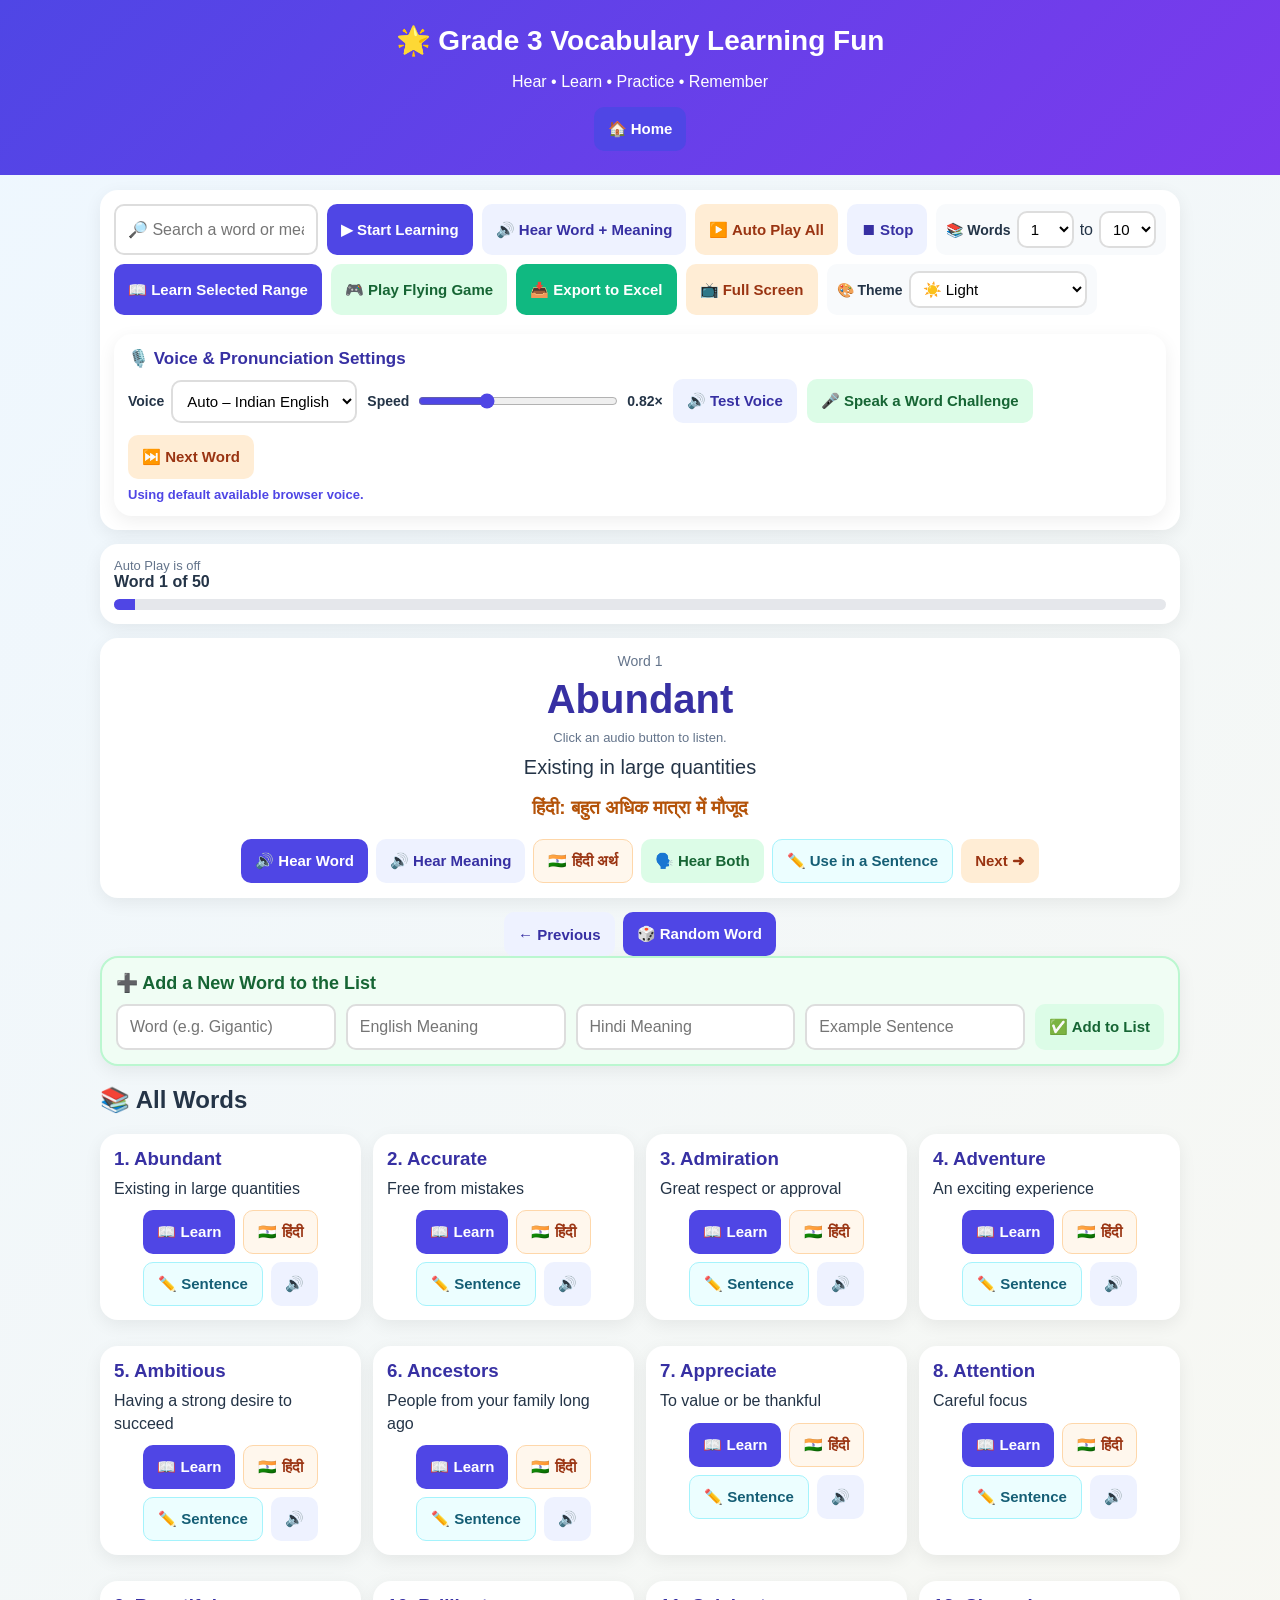
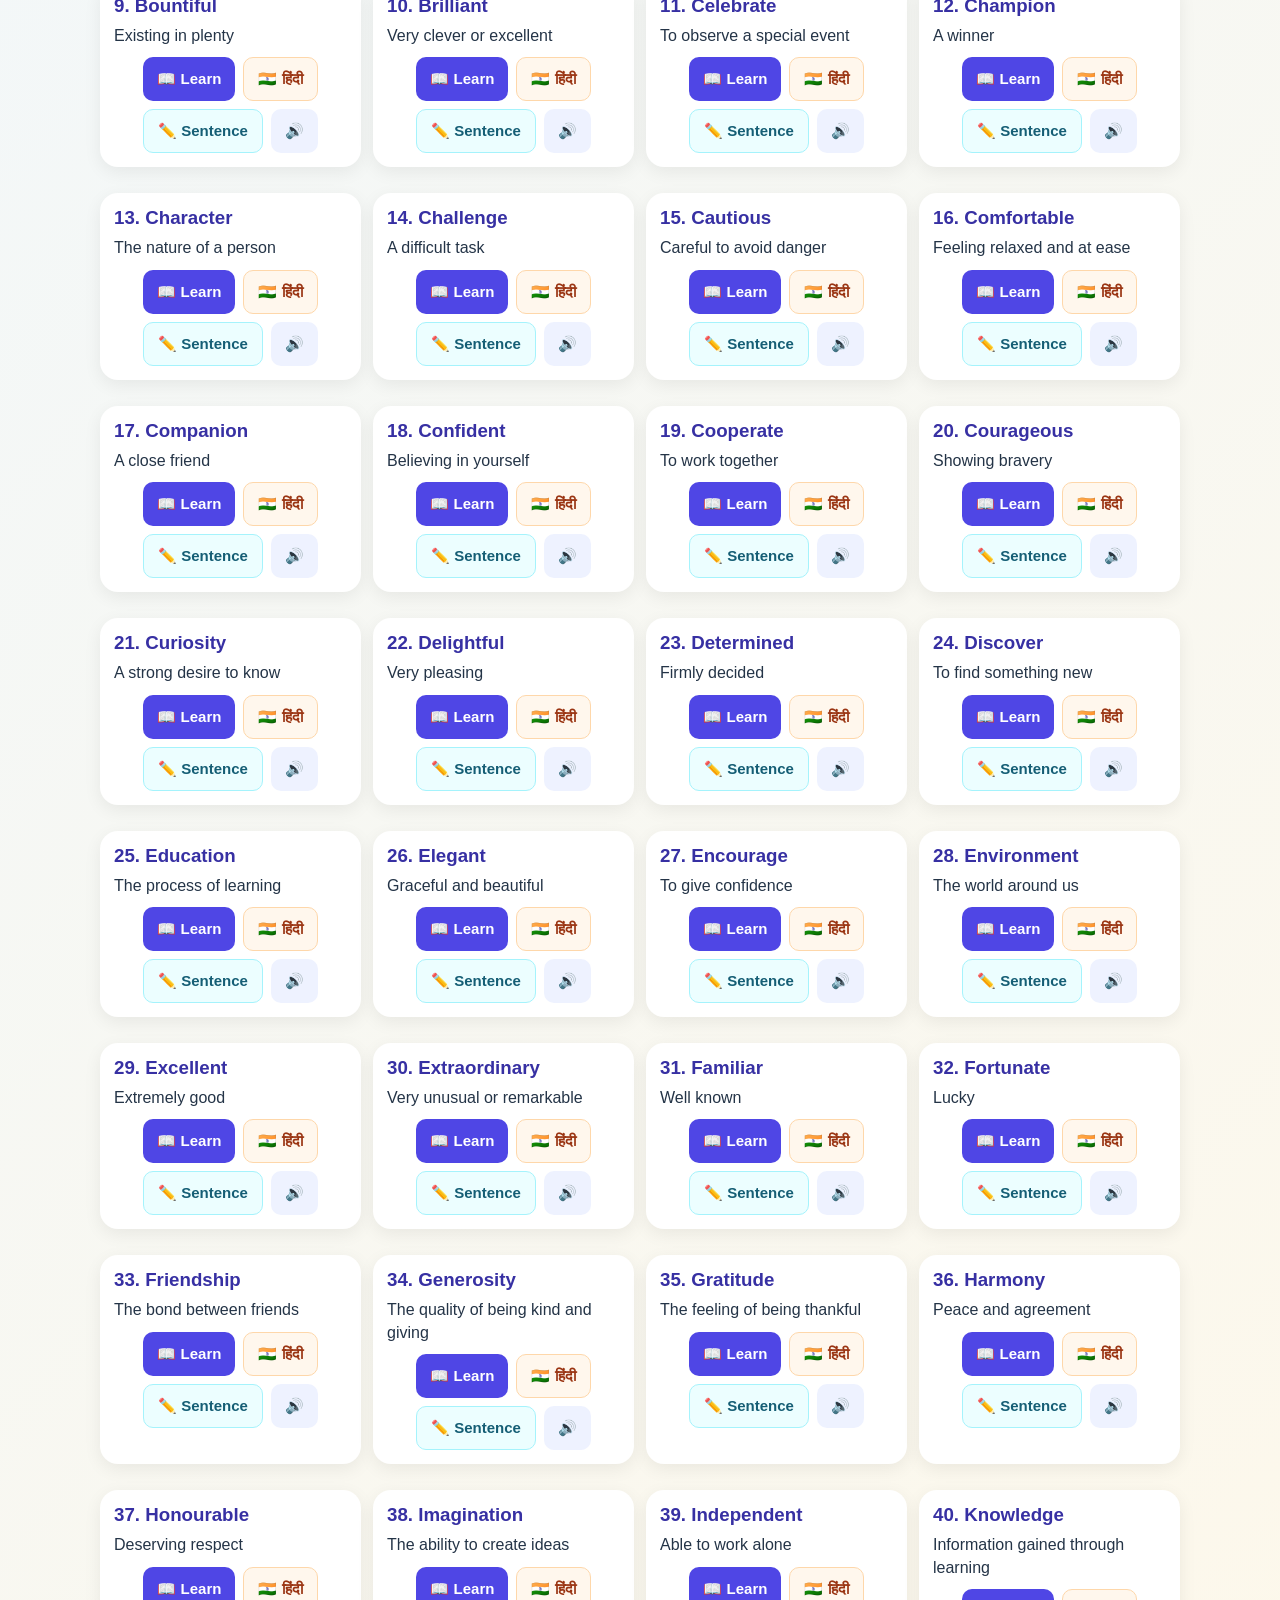
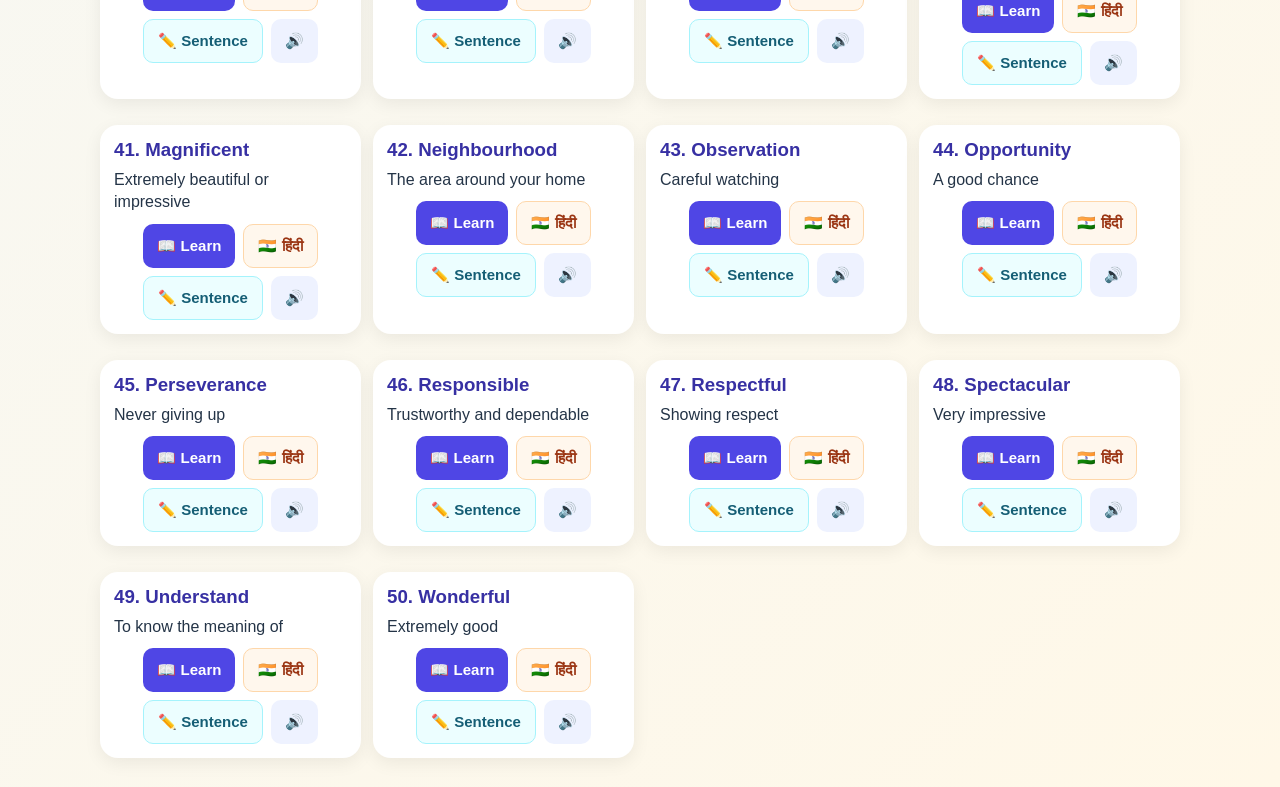
<file: vocabulary-app.html>
<!doctype html>
<html lang="en">
<head>
<meta charset="utf-8">
<meta name="viewport" content="width=device-width,initial-scale=1,maximum-scale=1,user-scalable=no">
<title>Grade 3 Vocabulary Learning Fun</title>
<style>
body{margin:0;font-family:Arial,sans-serif;background:linear-gradient(135deg,#eef7ff,#fff8e8);color:#243447;box-sizing:border-box;transition: background 0.3s, color 0.3s;}
*, *:before, *:after { box-sizing: inherit; }
header{background:linear-gradient(135deg,#4f46e5,#7c3aed);color:white;text-align:center;padding:24px 15px;}
h1{margin:0;font-size:28px}.wrap{max-width:1100px;margin:15px auto;padding:0 10px;}
.toolbar,.progress,.card,.flash,.quiz, .add-word-panel{background:white;border-radius:18px;padding:14px;box-shadow:0 5px 18px #0001;margin-bottom:14px;transition: background 0.3s, color 0.3s, border-color 0.3s;}
.toolbar{display:flex;gap:9px;flex-wrap:wrap;}
input{flex:1;min-width:200px;padding:12px;border:2px solid #ddd;border-radius:10px;font-size:16px;}
button{border:0;border-radius:10px;padding:12px 14px;font-weight:bold;cursor:pointer;background:#eef2ff;color:#3730a3;font-size:15px;min-height:44px;}
.primary{background:#4f46e5;color:white}.green{background:#dcfce7;color:#166534}.orange{background:#ffedd5;color:#9a3412}
.bar{height:11px;background:#e5e7eb;border-radius:20px;overflow:hidden;margin-top:8px}.fill{height:100%;background:#4f46e5;width:2%;transition:.3s}
.flash{text-align:center;min-height:260px;display:flex;flex-direction:column;justify-content:center}
.num{color:#64748b;font-size:14px;}.word{font-size:40px;font-weight:800;color:#3730a3;margin:8px 0;word-break:break-word;}
.meaning{font-size:20px;max-width:750px;margin:8px auto;line-height:1.4}
.actions{display:flex;justify-content:center;gap:8px;flex-wrap:wrap;width:100%;margin-top:6px;}
.grid{display:grid;grid-template-columns:repeat(auto-fill,minmax(240px,1fr));gap:12px}
.card{padding:14px;}
.card h3{margin:0 0 8px;color:#3730a3}.card p{line-height:1.4;margin:0 0 10px;}
.hidden{display:none !important;}
.option{display:block;width:100%;text-align:left;margin:8px 0;background:#f8fafc;border:2px solid #e2e8f0}
.correct{background:#dcfce7!important}.wrong{background:#fee2e2!important}
.small{color:#64748b;font-size:13px}

.voice-panel{background:white;border-radius:18px;padding:14px;box-shadow:0 5px 18px #0001;margin:10px 0 0 0;width:100%;}
.voice-title{font-size:17px;font-weight:800;color:#3730a3;margin-bottom:8px}
.voice-controls{display:flex;gap:10px;align-items:center;flex-wrap:wrap}
.voice-controls label{display:flex;align-items:center;gap:7px;font-weight:700;font-size:14px;}
select{padding:10px;border:2px solid #ddd;border-radius:10px;background:white;font-size:15px;}
input[type=range]{width:130px;accent-color:#4f46e5}
#voiceStatus{margin-top:8px;font-weight:bold;color:#4f46e5;font-size:13px;}

.hindi-meaning{font-size:19px;color:#b45309;font-weight:700;margin:6px auto 12px;max-width:750px;line-height:1.4}
.hindiBtn{background:#fff7ed;color:#9a3412;border:1px solid #fed7aa}

.range-box{display:flex;align-items:center;gap:6px;background:#f8fafc;padding:7px 10px;border-radius:10px}
.range-box label{font-weight:700;font-size:14px;}.range-box select{padding:7px 8px}

.sentenceBtn{background:#ecfeff;color:#155e75;border:1px solid #a5f3fc}
.sentence-box{background:#f0fdfa;border:2px solid #99f6e4;border-radius:16px;padding:14px;margin:12px auto 4px;max-width:800px}
.sentence-title{font-size:17px;font-weight:800;color:#0f766e;margin-bottom:6px}
.sentence-en{font-size:19px;font-weight:700;line-height:1.4}
.sentence-hi{font-size:17px;color:#9a3412;font-weight:700;line-height:1.4;margin-top:6px}

/* Add Word Panel */
.add-word-panel { background: #f0fdf4; border: 2px solid #bbf7d0; }
.add-word-title { font-size: 18px; font-weight: 800; color: #166534; margin-bottom: 10px; }
.add-word-inputs { display: flex; flex-wrap: wrap; gap: 10px; }
.add-word-inputs input { min-width: 180px; }

/* Themes Styling */
body.dark { background: linear-gradient(135deg, #0f172a, #1e1b4b); color: #f8fafc; }
body.dark .toolbar, body.dark .progress, body.dark .card, body.dark .flash, body.dark .add-word-panel, body.dark .voice-panel { background: #1e293b; color: #f8fafc; box-shadow: 0 5px 18px rgba(0,0,0,0.5); border-color: #334155; }
body.dark input, body.dark select { background: #0f172a; color: white; border-color: #334155; }
body.dark .word { color: #818cf8; }
body.dark .range-box { background: #0f172a; color: white; }
body.dark .small, body.dark .num { color: #94a3b8; }

body.ocean { background: linear-gradient(135deg, #e0f2fe, #bae6fd); color: #0369a1; }
body.ocean header { background: linear-gradient(135deg, #0284c7, #0369a1); }
body.ocean .word { color: #0284c7; }
body.ocean .toolbar, body.ocean .progress, body.ocean .card, body.ocean .flash, body.ocean .add-word-panel, body.ocean .voice-panel { background: #f0f9ff; border-color: #bae6fd; }

body.sunset { background: linear-gradient(135deg, #fef3c7, #ffedd5); color: #7c2d12; }
body.sunset header { background: linear-gradient(135deg, #ea580c, #c2410c); }
body.sunset .word { color: #c2410c; }
body.sunset .toolbar, body.sunset .progress, body.sunset .card, body.sunset .flash, body.sunset .add-word-panel, body.sunset .voice-panel { background: #fffbeb; border-color: #fde68a; }

/* Kids Friendly Themes */
body.candy { background: linear-gradient(135deg, #ffe4e6, #fef08a); color: #831843; }
body.candy header { background: linear-gradient(135deg, #f43f5e, #db2777); }
body.candy .word { color: #e11d48; }
body.candy .toolbar, body.candy .progress, body.candy .card, body.candy .flash, body.candy .add-word-panel, body.candy .voice-panel { background: #fff1f2; border-color: #fbcfe8; }
body.candy .range-box { background: #ffe4e6; color: #831843; }

body.jungle { background: linear-gradient(135deg, #ecfccb, #d1fae5); color: #14532d; }
body.jungle header { background: linear-gradient(135deg, #16a34a, #15803d); }
body.jungle .word { color: #15803d; }
body.jungle .toolbar, body.jungle .progress, body.jungle .card, body.jungle .flash, body.jungle .add-word-panel, body.jungle .voice-panel { background: #f7fee7; border-color: #bef264; }
body.jungle .range-box { background: #ecfccb; color: #14532d; }

body.rainbow { background: linear-gradient(135deg, #fae8ff, #e0f2fe); color: #581c87; }
body.rainbow header { background: linear-gradient(135deg, #9333ea, #c084fc); }
body.rainbow .word { color: #7e22ce; }
body.rainbow .toolbar, body.rainbow .progress, body.rainbow .card, body.rainbow .flash, body.rainbow .add-word-panel, body.rainbow .voice-panel { background: #fdf4ff; border-color: #f5d0fe; }
body.rainbow .range-box { background: #fae8ff; color: #581c87; }

/* Full Screen Flying Game Mode */
#flyingGame {
  position: fixed; top: 0; left: 0; width: 100vw; height: 100vh;
  background: radial-gradient(circle, #1e1b4b, #0f172a);
  z-index: 99999; overflow: hidden; color: white; font-family: Arial, sans-serif;
}
.game-ui-top { position: absolute; top: 15px; left: 15px; right: 15px; display: flex; justify-content: space-between; align-items: center; z-index: 10; flex-wrap: wrap; gap: 10px; }
.game-score-display { font-size: 24px; font-weight: 900; color: #fbbf24; text-shadow: 2px 2px 4px #000; }
.game-controls-right { display: flex; align-items: center; gap: 10px; flex-wrap: wrap; }
.game-speed-label { font-size: 15px; font-weight: bold; color: white; display: flex; align-items: center; gap: 6px; }
.game-speed-select { padding: 6px 10px; border-radius: 8px; font-size: 14px; border: none; font-weight: bold; background: white; color: #3730a3; cursor: pointer; }
.game-close-btn { background: #ef4444; color: white; padding: 8px 14px; font-size: 15px; border-radius: 10px; cursor: pointer; border: 2px solid #b91c1c; font-weight: bold; }
.game-instruction { position: absolute; top: 70px; width: 100%; text-align: center; font-size: 22px; font-weight: bold; color: #e0e7ff; z-index: 10; text-shadow: 1px 1px 5px rgba(0,0,0,0.5); padding: 0 10px; }

.flying-bubble {
  position: absolute; bottom: -250px;
  background: rgba(255, 255, 255, 0.95); color: #3730a3;
  padding: 12px; border-radius: 14px; text-align: center;
  cursor: pointer; box-shadow: 0 10px 25px rgba(0,0,0,0.5);
  width: 200px; border: 4px solid #6366f1;
  animation: flyUp linear forwards;
}
.flying-bubble h3 { margin: 0 0 4px 0; font-size: 20px; color: #4f46e5; }
.flying-bubble p { margin: 0; font-size: 14px; font-weight: bold; color: #333; line-height: 1.2; }
@keyframes flyUp {
  0% { transform: translateY(0); }
  100% { transform: translateY(-130vh); }
}

/* --- MOBILE RESPONSIVE MEDIA QUERIES --- */
@media(max-width: 768px) {
  header { padding: 18px 10px; }
  h1 { font-size: 22px; }
  header p { font-size: 13px; margin: 5px 0 0; }
  .toolbar { flex-direction: column; align-items: stretch; gap: 8px; }
  .toolbar input, .toolbar button, .toolbar .range-box { width: 100%; }
  .range-box { justify-content: space-between; }
  .voice-controls { flex-direction: column; align-items: stretch; }
  .voice-controls label, .voice-controls button, .voice-controls select { width: 100%; justify-content: space-between; }
  .voice-controls input[type=range] { width: 100%; }
  .flash { min-height: auto; padding: 15px 8px; }
  .word { font-size: 32px; }
  .meaning { font-size: 17px; }
  .hindi-meaning { font-size: 16px; }
  .grid { grid-template-columns: 1fr; }
  .actions { flex-direction: column; }
  .actions button { width: 100%; }
  .add-word-inputs { flex-direction: column; }
  .add-word-inputs input, .add-word-inputs button { width: 100%; }
  .game-instruction { font-size: 18px; top: 65px; }
  .flying-bubble { width: 170px; padding: 10px; }
  .flying-bubble h3 { font-size: 18px; }
  .flying-bubble p { font-size: 13px; }
}

@media(max-width: 480px) {
  .word { font-size: 28px; }
  .game-score-display { font-size: 20px; }
}
</style>
</head>
<body>

<!-- Flying Game Overlay -->
<div id="flyingGame" class="hidden">
  <div class="game-ui-top">
    <div class="game-score-display">Score: <span id="flyScore">0</span></div>
    <div class="game-controls-right">
      <label class="game-speed-label">
        Speed:
        <select id="gameSpeedSelect" class="game-speed-select" onchange="updateGameSpeed()">
          <option value="1.5">🐌 Slow</option>
          <option value="1" selected>▶️ Normal</option>
          <option value="0.7">⚡ Fast</option>
          <option value="0.45">🚀 Super Fast</option>
        </select>
      </label>
      <button class="game-close-btn" onclick="stopFlyingGame()">❌ Exit</button>
    </div>
  </div>
  <div class="game-instruction" id="flyInstruction">Listen and click the correct word!</div>
  <div id="flyContainer"></div>
</div>

<header>
  <h1>🌟 Grade 3 Vocabulary Learning Fun</h1>
  <p>Hear • Learn • Practice • Remember</p>
  <div style="margin-top:12px; display:flex; justify-content:center;">
    <button class="primary" onclick="location.href='index.html'">🏠 Home</button>
  </div>
</header>
<div class="wrap">
<div class="toolbar">
<input id="search" placeholder="🔎 Search a word or meaning..." oninput="render()">
<button class="primary" onclick="topLearn()">▶ Start Learning</button>
<button onclick="both()">🔊 Hear Word + Meaning</button>
<button class="orange" id="autoPlayBtn" onclick="toggleAutoPlay()">▶️ Auto Play All</button>
<button onclick="stopAutoPlay()">⏹ Stop</button>
<div class="range-box">
  <label>📚 Words</label>
  <select id="rangeStart"></select>
  <span>to</span>
  <select id="rangeEnd"></select>
</div>
<button class="primary" onclick="startSelectedLearning()">📖 Learn Selected Range</button>
<button class="green" onclick="startFlyingGame()">🎮 Play Flying Game</button>
<button class="primary" onclick="exportToExcel()" style="background:#10b981;">📥 Export to Excel</button>
<button class="orange" onclick="toggleFullScreen()">📺 Full Screen</button>
<div class="range-box">
  <label>🎨 Theme</label>
  <select id="themeSelect" onchange="changeTheme(this.value)">
    <option value="light">☀️ Light</option>
    <option value="candy">🍬 Candy Pop</option>
    <option value="jungle">🦖 Jungle Safari</option>
    <option value="rainbow">🦄 Magical Rainbow</option>
    <option value="ocean">🌊 Ocean Blue</option>
    <option value="sunset">🌅 Sunset Warm</option>
    <option value="dark">🌙 Dark Mode</option>
  </select>
</div>

<div class="voice-panel">
  <div class="voice-title">🎙️ Voice & Pronunciation Settings</div>
  <div class="voice-controls">
    <label>Voice
      <select id="voiceSelect">
        <option value="auto">Auto – Indian English</option>
        <option value="male">🇮🇳 Indian Male</option>
        <option value="female">🇮🇳 Indian Female</option>
      </select>
    </label>
    <label>Speed
      <input id="speedRange" type="range" min="0.5" max="1.5" step="0.05" value="0.82">
      <span id="speedValue">0.82×</span>
    </label>
    <button onclick="testVoice()">🔊 Test Voice</button>
    <button class="green" onclick="startVoiceInput()">🎤 Speak a Word Challenge</button>
    <button class="orange" onclick="nextVoiceChallengeWord()">⏭️ Next Word</button>
  </div>
  <div id="voiceStatus" class="small">Choose a voice and speed. Click "Speak a Word Challenge" to test your pronunciation! Use "Next Word" to skip anytime.</div>
</div>
</div>
<div class="progress"><div id="autoStatus" class="small">Auto Play is off</div><b id="progress">Word 1 of 50</b><div class="bar"><div class="fill" id="fill"></div></div></div>
<div class="flash" id="flash">
<div class="num" id="num"></div><div class="word" id="word"></div>
<div class="small">Click an audio button to listen.</div><div class="meaning" id="meaning"></div><div class="hindi-meaning" id="hindiMeaning"></div><div class="sentence-box hidden" id="sentenceBox"><div class="sentence-title">✏️ Example Sentence</div><div class="sentence-en" id="sentenceEnglish"></div><div class="sentence-hi" id="sentenceHindi"></div><div class="actions"><button class="primary" onclick="hearSentence()">🔊 Hear Sentence</button><button class="hindiBtn" onclick="hearSentenceHindi()">🇮🇳 सुनें (Hindi)</button></div></div>
<div class="actions">
<button class="primary" onclick="sayWord()">🔊 Hear Word</button>
<button onclick="sayMeaning()">🔊 Hear Meaning</button><button class="hindiBtn" onclick="sayHindi()">🇮🇳 हिंदी अर्थ</button>
<button class="green" onclick="both()">🗣️ Hear Both</button><button class="sentenceBtn" onclick="showSentence()">✏️ Use in a Sentence</button>
<button class="orange" onclick="next()">Next ➜</button>
</div></div>
<div class="actions"><button onclick="prev()">← Previous</button><button class="primary" onclick="randomWord()">🎲 Random Word</button></div>

<div class="add-word-panel">
  <div class="add-word-title">➕ Add a New Word to the List</div>
  <div class="add-word-inputs">
    <input id="newWord" placeholder="Word (e.g. Gigantic)" required>
    <input id="newMeaning" placeholder="English Meaning" required>
    <input id="newHindi" placeholder="Hindi Meaning">
    <input id="newSentence" placeholder="Example Sentence">
    <button class="green" onclick="addNewWord()">✅ Add to List</button>
  </div>
</div>

<h2>📚 All Words</h2><div class="grid" id="grid"></div>
</div>

<script>
const words=[{"n": 1, "word": "Abundant", "meaning": "Existing in large quantities", "hindi": "बहुत अधिक मात्रा में मौजूद", "sentence": "There was an abundant supply of water after the rain.", "sentenceHindi": "बारिश के बाद पानी की भरपूर मात्रा उपलब्ध थी।"}, {"n": 2, "word": "Accurate", "meaning": "Free from mistakes", "hindi": "गलतियों से मुक्त; सही", "sentence": "Please give me an accurate answer.", "sentenceHindi": "कृपया मुझे सही उत्तर दें।"}, {"n": 3, "word": "Admiration", "meaning": "Great respect or approval", "hindi": "बहुत सम्मान या प्रशंसा", "sentence": "The artist received admiration for her beautiful painting.", "sentenceHindi": "कलाकार को अपनी सुंदर पेंटिंग के लिए प्रशंसा मिली।"}, {"n": 4, "word": "Adventure", "meaning": "An exciting experience", "hindi": "रोमांचक अनुभव", "sentence": "Our trip to the mountains was a great adventure.", "sentenceHindi": "पहाड़ों की हमारी यात्रा एक शानदार रोमांच थी।"}, {"n": 5, "word": "Ambitious", "meaning": "Having a strong desire to succeed", "hindi": "सफल होने की प्रबल इच्छा रखने वाला", "sentence": "Riya is ambitious and wants to become a scientist.", "sentenceHindi": "रिया महत्वाकांक्षी है और वैज्ञानिक बनना चाहती है।"}, {"n": 6, "word": "Ancestors", "meaning": "People from your family long ago", "hindi": "बहुत पहले के परिवार के लोग; पूर्वज", "sentence": "We should respect our ancestors and learn from them.", "sentenceHindi": "हमें अपने पूर्वजों का सम्मान करना चाहिए और उनसे सीखना चाहिए।"}, {"n": 7, "word": "Appreciate", "meaning": "To value or be thankful", "hindi": "मूल्य समझना या आभारी होना", "sentence": "I appreciate your help with my homework.", "sentenceHindi": "मैं अपने गृहकार्य में आपकी मदद की सराहना करता हूँ।"}, {"n": 8, "word": "Attention", "meaning": "Careful focus", "hindi": "सावधानीपूर्वक ध्यान", "sentence": "Please pay attention to the teacher.", "sentenceHindi": "कृपया शिक्षक की बात पर ध्यान दें।"}, {"n": 9, "word": "Bountiful", "meaning": "Existing in plenty", "hindi": "बहुतायत में मौजूद", "sentence": "The garden produced a bountiful harvest.", "sentenceHindi": "बगीचे में भरपूर फसल हुई।"}, {"n": 10, "word": "Brilliant", "meaning": "Very clever or excellent", "hindi": "बहुत होशियार या उत्कृष्ट", "sentence": "A brilliant student solved the difficult problem.", "sentenceHindi": "एक बहुत होशियार छात्र ने कठिन समस्या हल कर दी।"}, {"n": 11, "word": "Celebrate", "meaning": "To observe a special event", "hindi": "किसी विशेष घटना को मनाना", "sentence": "We will celebrate our school's annual day.", "sentenceHindi": "हम अपने स्कूल का वार्षिक दिवस मनाएँगे।"}, {"n": 12, "word": "Champion", "meaning": "A winner", "hindi": "विजेता", "sentence": "The champion received a gold medal.", "sentenceHindi": "विजेता को स्वर्ण पदक मिला।"}, {"n": 13, "word": "Character", "meaning": "The nature of a person", "hindi": "किसी व्यक्ति का स्वभाव", "sentence": "Honesty is an important part of a person's character.", "sentenceHindi": "ईमानदारी किसी व्यक्ति के चरित्र का महत्वपूर्ण हिस्सा है।"}, {"n": 14, "word": "Challenge", "meaning": "A difficult task", "hindi": "कठिन कार्य", "sentence": "Climbing the tall hill was a challenge.", "sentenceHindi": "ऊँची पहाड़ी पर चढ़ना एक चुनौती थी।"}, {"n": 15, "word": "Cautious", "meaning": "Careful to avoid danger", "hindi": "खतरे से बचने के लिए सावधान", "sentence": "Be cautious when crossing the busy road.", "sentenceHindi": "व्यस्त सड़क पार करते समय सावधान रहें।"}, {"n": 16, "word": "Comfortable", "meaning": "Feeling relaxed and at ease", "hindi": "आराम और सहज महसूस करना", "sentence": "The new chair is comfortable to sit on.", "sentenceHindi": "नई कुर्सी पर बैठना आरामदायक है।"}, {"n": 17, "word": "Companion", "meaning": "A close friend", "hindi": "करीबी मित्र या साथी", "sentence": "My best friend is my favorite companion.", "sentenceHindi": "मेरा सबसे अच्छा दोस्त मेरा पसंदीदा साथी है।"}, {"n": 18, "word": "Confident", "meaning": "Believing in yourself", "hindi": "अपने आप पर विश्वास रखने वाला", "sentence": "She felt confident before the competition.", "sentenceHindi": "प्रतियोगिता से पहले वह आत्मविश्वास से भरी थी।"}, {"n": 19, "word": "Cooperate", "meaning": "To work together", "hindi": "मिलकर काम करना", "sentence": "We must cooperate to complete the project.", "sentenceHindi": "हमें परियोजना पूरी करने के लिए मिलकर काम करना चाहिए।"}, {"n": 20, "word": "Courageous", "meaning": "Showing bravery", "hindi": "बहादुरी दिखाने वाला", "sentence": "The courageous firefighter saved the child.", "sentenceHindi": "बहादुर अग्निशामक ने बच्चे को बचाया।"}, {"n": 21, "word": "Curiosity", "meaning": "A strong desire to know", "hindi": "जानने की प्रबल इच्छा", "sentence": "His curiosity made him ask many questions.", "sentenceHindi": "उसकी जिज्ञासा ने उसे बहुत से प्रश्न पूछने के लिए प्रेरित किया।"}, {"n": 22, "word": "Delightful", "meaning": "Very pleasing", "hindi": "बहुत सुखद", "sentence": "We had a delightful picnic in the park.", "sentenceHindi": "हमने पार्क में एक बहुत सुखद पिकनिक मनाई।"}, {"n": 23, "word": "Determined", "meaning": "Firmly decided", "hindi": "दृढ़ निश्चय किया हुआ", "sentence": "She was determined to finish the race.", "sentenceHindi": "वह दौड़ पूरी करने के लिए दृढ़ निश्चयी थी।"}, {"n": 24, "word": "Discover", "meaning": "To find something new", "hindi": "कुछ नया खोजना", "sentence": "Scientists discover new things every day.", "sentenceHindi": "वैज्ञानिक हर दिन नई चीजें खोजते हैं।"}, {"n": 25, "word": "Education", "meaning": "The process of learning", "hindi": "सीखने की प्रक्रिया", "sentence": "Education helps us build a better future.", "sentenceHindi": "शिक्षा हमें बेहतर भविष्य बनाने में मदद करती है।"}, {"n": 26, "word": "Elegant", "meaning": "Graceful and beautiful", "hindi": "सुंदर और आकर्षक", "sentence": "The dancer wore an elegant dress.", "sentenceHindi": "नर्तकी ने एक सुंदर और आकर्षक पोशाक पहनी।"}, {"n": 27, "word": "Encourage", "meaning": "To give confidence", "hindi": "आत्मविश्वास देना", "sentence": "Parents encourage children to do their best.", "sentenceHindi": "माता-पिता बच्चों को अपना सर्वश्रेष्ठ करने के लिए प्रोत्साहित करते हैं।"}, {"n": 28, "word": "Environment", "meaning": "The world around us", "hindi": "हमारे चारों ओर की दुनिया", "sentence": "We should keep our environment clean.", "sentenceHindi": "हमें अपने पर्यावरण को साफ रखना चाहिए।"}, {"n": 29, "word": "Excellent", "meaning": "Extremely good", "hindi": "बहुत अच्छा", "sentence": "Your work is excellent.", "sentenceHindi": "तुम्हारा काम बहुत अच्छा है।"}, {"n": 30, "word": "Extraordinary", "meaning": "Very unusual or remarkable", "hindi": "बहुत असामान्य या उल्लेखनीय", "sentence": "The magician performed an extraordinary trick.", "sentenceHindi": "जादूगर ने एक असाधारण करतब दिखाया।"}, {"n": 31, "word": "Familiar", "meaning": "Well known", "hindi": "जिससे अच्छी तरह परिचित हों", "sentence": "This place looks familiar to me.", "sentenceHindi": "यह जगह मुझे जानी-पहचानी लगती है।"}, {"n": 32, "word": "Fortunate", "meaning": "Lucky", "hindi": "भाग्यशाली", "sentence": "We were fortunate to find a taxi quickly.", "sentenceHindi": "हम भाग्यशाली थे कि हमें जल्दी टैक्सी मिल गई।"}, {"n": 33, "word": "Friendship", "meaning": "The bond between friends", "hindi": "दोस्तों के बीच का रिश्ता", "sentence": "Friendship grows when friends help each other.", "sentenceHindi": "दोस्त एक-दूसरे की मदद करते हैं तो दोस्ती मजबूत होती है।"}, {"n": 34, "word": "Generosity", "meaning": "The quality of being kind and giving", "hindi": "दयालु और देने की भावना", "sentence": "Her generosity helped many people.", "sentenceHindi": "उसकी उदारता ने बहुत से लोगों की मदद की।"}, {"n": 35, "word": "Gratitude", "meaning": "The feeling of being thankful", "hindi": "आभारी होने की भावना", "sentence": "I feel gratitude for everything my parents do.", "sentenceHindi": "मैं अपने माता-पिता के हर काम के लिए आभारी हूँ।"}, {"n": 36, "word": "Harmony", "meaning": "Peace and agreement", "hindi": "शांति और मेल-जोल", "sentence": "The two teams worked together in harmony.", "sentenceHindi": "दोनों टीमों ने आपसी मेल-जोल से काम किया।"}, {"n": 37, "word": "Honourable", "meaning": "Deserving respect", "hindi": "सम्मान के योग्य", "sentence": "He is an honourable person who always tells the truth.", "sentenceHindi": "वह एक सम्माननीय व्यक्ति है जो हमेशा सच बोलता है।"}, {"n": 38, "word": "Imagination", "meaning": "The ability to create ideas", "hindi": "विचार बनाने की क्षमता", "sentence": "Use your imagination to create a new story.", "sentenceHindi": "नई कहानी बनाने के लिए अपनी कल्पना का उपयोग करो।"}, {"n": 39, "word": "Independent", "meaning": "Able to work alone", "hindi": "अकेले काम करने में सक्षम", "sentence": "An independent student can complete work without help.", "sentenceHindi": "एक स्वतंत्र छात्र बिना मदद के काम पूरा कर सकता है।"}, {"n": 40, "word": "Knowledge", "meaning": "Information gained through learning", "hindi": "सीखने से प्राप्त जानकारी", "sentence": "Knowledge makes us wiser.", "sentenceHindi": "ज्ञान हमें अधिक बुद्धिमान बनाता है।"}, {"n": 41, "word": "Magnificent", "meaning": "Extremely beautiful or impressive", "hindi": "बहुत सुंदर या प्रभावशाली", "sentence": "The palace looked magnificent in the evening light.", "sentenceHindi": "शाम की रोशनी में महल बहुत शानदार लग रहा था।"}, {"n": 42, "word": "Neighbourhood", "meaning": "The area around your home", "hindi": "आपके घर के आसपास का क्षेत्र", "sentence": "Our neighbourhood is quiet and friendly.", "sentenceHindi": "हमारा पड़ोस शांत और मिलनसार है।"}, {"n": 43, "word": "Observation", "meaning": "Careful watching", "hindi": "ध्यान से देखना", "sentence": "Careful observation helped the scientist find the answer.", "sentenceHindi": "ध्यानपूर्वक निरीक्षण करने से वैज्ञानिक को उत्तर मिला।"}, {"n": 44, "word": "Opportunity", "meaning": "A good chance", "hindi": "अच्छा अवसर", "sentence": "This scholarship is a great opportunity for her.", "sentenceHindi": "यह छात्रवृत्ति उसके लिए एक अच्छा अवसर है।"}, {"n": 45, "word": "Perseverance", "meaning": "Never giving up", "hindi": "कभी हार न मानना", "sentence": "Perseverance helped him win the competition.", "sentenceHindi": "दृढ़ता ने उसे प्रतियोगिता जीतने में मदद की।"}, {"n": 46, "word": "Responsible", "meaning": "Trustworthy and dependable", "hindi": "भरोसेमंद और विश्वसनीय", "sentence": "A responsible student completes homework on time.", "sentenceHindi": "एक जिम्मेदार छात्र समय पर गृहकार्य पूरा करता है।"}, {"n": 47, "word": "Respectful", "meaning": "Showing respect", "hindi": "सम्मान दिखाने वाला", "sentence": "Be respectful to your teachers and classmates.", "sentenceHindi": "अपने शिक्षकों और सहपाठियों के प्रति सम्मानजनक रहें।"}, {"n": 48, "word": "Spectacular", "meaning": "Very impressive", "hindi": "बहुत प्रभावशाली", "sentence": "The fireworks show was spectacular.", "sentenceHindi": "आतिशबाजी का प्रदर्शन बहुत शानदार था।"}, {"n": 49, "word": "Understand", "meaning": "To know the meaning of", "hindi": "अर्थ जानना", "sentence": "I understand the lesson now.", "sentenceHindi": "अब मैं पाठ को समझता हूँ।"}, {"n": 50, "word": "Wonderful", "meaning": "Extremely good", "hindi": "बहुत अच्छा", "sentence": "We had a wonderful day at the zoo.", "sentenceHindi": "चिड़ियाघर में हमारा दिन बहुत अच्छा रहा।"}];

let i=0, score=0;
let availableVoices=[];
let selectedVoiceMode="auto";
let selectedRate=0.82;

window.activeSpeechUtterance = null; 

function safeCancel() {
    if (!("speechSynthesis" in window)) return;
    if (speechSynthesis.paused) speechSynthesis.resume(); 
    if (speechSynthesis.speaking || speechSynthesis.pending) {
        speechSynthesis.cancel();
    }
}

function loadVoices(){
  if(!("speechSynthesis" in window)) return;
  availableVoices=speechSynthesis.getVoices();
  updateVoiceOptions();
}
function indianVoices(){
  return availableVoices.filter(v=>{
    const n=(v.name+" "+v.lang).toLowerCase();
    return v.lang.toLowerCase().startsWith("en-in") || n.includes("india") || n.includes("hindi");
  });
}
function chooseVoice(mode){
  const iv=indianVoices();
  if(!iv.length) return null;
  if(mode==="male"){
    return iv.find(v=>/male|man|ravi|hemant|amit|rishi|prabhat/i.test(v.name)) || iv[0];
  }
  if(mode==="female"){
    return iv.find(v=>/female|woman|veena|heera|neerja|priya/i.test(v.name)) || iv.find(v=>!/male|man/i.test(v.name)) || iv[0];
  }
  return iv[0];
}

function speak(t,r=null){
  if(!("speechSynthesis" in window)){alert("Your browser does not support speech audio.");return;}
  safeCancel();
  
  const u = new SpeechSynthesisUtterance(t);
  window.activeSpeechUtterance = u; 
  
  u.lang="en-IN";
  u.rate=r===null?selectedRate:r;
  u.pitch=selectedVoiceMode==="female"?1.08:selectedVoiceMode==="male"?0.92:1.0;
  
  const v=chooseVoice(selectedVoiceMode);
  if(v) u.voice=v;
  
  setTimeout(() => { speechSynthesis.speak(u); }, 10);
}

function speakHindi(t){
  if(!("speechSynthesis" in window)){alert("Your browser does not support speech audio.");return;} 
  safeCancel();
  
  const u = new SpeechSynthesisUtterance(t); 
  window.activeSpeechUtterance = u; 
  
  u.lang="hi-IN"; 
  u.rate=selectedRate; 
  u.pitch=selectedVoiceMode==="female"?1.08:selectedVoiceMode==="male"?0.92:1.0; 
  
  const iv=availableVoices.filter(v=>v.lang.toLowerCase().startsWith("hi-in")||/hindi|india/i.test(v.name)); 
  if(iv.length) u.voice=iv[0]; 
  
  setTimeout(() => { speechSynthesis.speak(u); }, 10);
}

function updateVoiceOptions(){
  const iv=indianVoices();
  const status=document.getElementById("voiceStatus");
  if(status){
    if(iv.length) status.textContent=iv.length+" Indian-English voice(s) detected.";
    else status.textContent="Using default available browser voice.";
  }
}
function testVoice(){
  speak("Hello! Let's learn vocabulary together. Abundant means existing in large quantities.");
}

/* --- VOICE CHALLENGE WITH NEXT WORD FEATURE --- */
let activeRecognizer = null;
let currentChallengeTarget = null;
let isVoiceChallengeActive = false;

function initSpeechRecognizer() {
  const SR = window.SpeechRecognition || window.webkitSpeechRecognition;
  if (!SR) return null;
  if (activeRecognizer) return activeRecognizer;

  const rec = new SR();
  rec.lang = "en-IN";
  rec.interimResults = false;
  rec.maxAlternatives = 3;

  rec.onresult = e => {
    if (!isVoiceChallengeActive || !currentChallengeTarget) return;
    const heard = e.results[0][0].transcript.trim().toLowerCase();
    const cleanHeard = heard.replace(/[^a-z]/g, "");
    const cleanTarget = currentChallengeTarget.word.toLowerCase().replace(/[^a-z]/g, "");
    
    if (cleanHeard === cleanTarget || cleanHeard.includes(cleanTarget) || cleanTarget.includes(cleanHeard)) {
      isVoiceChallengeActive = false;
      document.getElementById("voiceStatus").textContent = `🎉 Excellent! Correctly pronounced "${currentChallengeTarget.word}".`;
      speak("Excellent!");
      let idx = words.findIndex(x => x.word.toLowerCase() === currentChallengeTarget.word.toLowerCase());
      if (idx >= 0) { i = idx; show(); }
    } else {
      document.getElementById("voiceStatus").textContent = `❌ Said "${heard}". Try again! Listening...`;
      speak("Try again.");
      setTimeout(() => {
        if (isVoiceChallengeActive) {
          try { rec.start(); } catch(err) {}
        }
      }, 1200);
    }
  };
  
  rec.onerror = e => {
    if (!isVoiceChallengeActive) return;
    if (e.error === 'no-speech') {
      document.getElementById("voiceStatus").textContent = `⏳ Didn't catch that. Say "${currentChallengeTarget.word}" again...`;
      setTimeout(() => {
        if (isVoiceChallengeActive) {
          try { rec.start(); } catch(err) {}
        }
      }, 1000);
    } else {
      document.getElementById("voiceStatus").textContent = "Microphone error: " + e.error + ". Click challenge again.";
      isVoiceChallengeActive = false;
    }
  };

  activeRecognizer = rec;
  return rec;
}

function startVoiceInput(){
  const SR = window.SpeechRecognition || window.webkitSpeechRecognition;
  if(!SR){
    document.getElementById("voiceStatus").textContent="Voice input is not supported in this browser. Try Chrome or Edge.";
    return;
  }
  
  const pool = selectedWords();
  currentChallengeTarget = pool[Math.floor(Math.random() * pool.length)];
  isVoiceChallengeActive = true;
  
  document.getElementById("voiceStatus").textContent = `🎤 Speak now: "${currentChallengeTarget.word}"`;
  speak("Please say the word, " + currentChallengeTarget.word);

  const rec = initSpeechRecognizer();
  if(!rec) return;

  try { rec.stop(); } catch(err) {}

  setTimeout(() => {
    if (isVoiceChallengeActive) {
      try { rec.start(); } catch(err) {}
    }
  }, 1200);
}

function nextVoiceChallengeWord(){
  const SR = window.SpeechRecognition || window.webkitSpeechRecognition;
  if(!SR){
    document.getElementById("voiceStatus").textContent="Voice input is not supported in this browser.";
    return;
  }
  
  if (activeRecognizer) {
    try { activeRecognizer.stop(); } catch(err) {}
  }
  
  const pool = selectedWords();
  let newTarget;
  do {
    newTarget = pool[Math.floor(Math.random() * pool.length)];
  } while (pool.length > 1 && currentChallengeTarget && newTarget.word === currentChallengeTarget.word);

  currentChallengeTarget = newTarget;
  isVoiceChallengeActive = true;
  
  document.getElementById("voiceStatus").textContent = `🎤 Speak now: "${currentChallengeTarget.word}"`;
  speak("Next word: " + currentChallengeTarget.word);

  const rec = initSpeechRecognizer();
  if(!rec) return;

  setTimeout(() => {
    if (isVoiceChallengeActive) {
      try { rec.start(); } catch(err) {}
    }
  }, 1200);
}

if("speechSynthesis" in window){
  speechSynthesis.onvoiceschanged=loadVoices;
  loadVoices();
}
document.addEventListener("DOMContentLoaded",()=>{
  const vs=document.getElementById("voiceSelect"), sr=document.getElementById("speedRange"), sv=document.getElementById("speedValue");
  if(vs) vs.onchange=()=>{selectedVoiceMode=vs.value; updateVoiceOptions();};
  if(sr) sr.oninput=()=>{selectedRate=parseFloat(sr.value); sv.textContent=selectedRate.toFixed(2)+"×";};

  const savedTheme = localStorage.getItem("vocab_theme") || "light";
  const themeSelect = document.getElementById("themeSelect");
  if(themeSelect) themeSelect.value = savedTheme;
  changeTheme(savedTheme);
});

function changeTheme(themeName) {
  document.body.className = "";
  if(themeName !== "light") {
    document.body.classList.add(themeName);
  }
  localStorage.setItem("vocab_theme", themeName);
}

function toggleFullScreen() {
  if (!document.fullscreenElement) {
    document.documentElement.requestFullscreen().catch(err => {
      alert(`Error enabling full-screen mode: ${err.message}`);
    });
  } else {
    if (document.exitFullscreen) {
      document.exitFullscreen();
    }
  }
}

function show(){
    let x=words[i];
    num.textContent="Word "+x.n;
    word.textContent=x.word;
    meaning.textContent=x.meaning;
    hindiMeaning.textContent=x.hindi ? "हिंदी: "+x.hindi : "";
    document.getElementById("sentenceBox").classList.add("hidden");
    progress.textContent=`Word ${i+1} of ${words.length}`;
    fill.style.width=((i+1)/words.length*100)+"%"
}

function sayWord(){speak(words[i].word)} 
function sayMeaning(){speak(words[i].meaning,Math.max(0.5,Math.min(1.5,selectedRate*1.08)))}
function sayHindi(){if(words[i].hindi) speakHindi(words[i].hindi)}

function both(){speak(words[i].word+". "+words[i].meaning)}
function next(){if(autoPlay) stopAutoPlay();i=(i+1)%words.length;show()} 
function prev(){if(autoPlay) stopAutoPlay();i=(i+words.length-1)%words.length;show()}
function randomWord(){if(autoPlay) stopAutoPlay();i=Math.floor(Math.random()*words.length);show()}
function topLearn(){i=0;show();flash.scrollIntoView({behavior:"smooth"})}
function selectWord(n){if(autoPlay) stopAutoPlay();i=n;show();flash.scrollIntoView({behavior:"smooth"})}
function render(){let s=search.value.toLowerCase();grid.innerHTML=words.filter(x=>x.word.toLowerCase().includes(s)||x.meaning.toLowerCase().includes(s)).map(x=>`<div class="card"><h3>${x.n}. ${x.word}</h3><p>${x.meaning}</p><div class="actions"><button class="primary" onclick="selectWord(${x.n-1})">📖 Learn</button> <button class="hindiBtn" onclick="speak('${x.hindi}',0.82)">🇮🇳 हिंदी</button> <button class="sentenceBtn" onclick="selectWord(${x.n-1});setTimeout(showSentence,50)">✏️ Sentence</button> <button onclick="speak('${x.word.replace(/'/g,"\\'")}')">🔊</button></div></div>`).join("")}

function addNewWord() {
    let w = document.getElementById('newWord').value.trim();
    let m = document.getElementById('newMeaning').value.trim();
    let h = document.getElementById('newHindi').value.trim();
    let s = document.getElementById('newSentence').value.trim();

    if(!w || !m) {
        alert("Please provide at least the English Word and Meaning.");
        return;
    }

    let newEntry = {
        n: words.length + 1,
        word: w,
        meaning: m,
        hindi: h,
        sentence: s,
        sentenceHindi: ""
    };

    words.push(newEntry);
    
    document.getElementById('newWord').value = '';
    document.getElementById('newMeaning').value = '';
    document.getElementById('newHindi').value = '';
    document.getElementById('newSentence').value = '';

    initRangeSelectors();
    render();
    alert(`Success! "${w}" added to the list.`);
}

let autoPlay=false;
let autoTimer=null;

function updateAutoStatus(text){
  const el=document.getElementById("autoStatus");
  if(el) el.textContent=text;
}

function toggleAutoPlay(){
  if(autoPlay){ stopAutoPlay(); return; }
  startSelectedAutoPlay();
}

function stopAutoPlay(){
  autoPlay=false;
  clearTimeout(autoTimer);
  autoTimer=null;
  safeCancel();
  const btn=document.getElementById("autoPlayBtn");
  if(btn) btn.textContent="▶️ Auto Play All";
  updateAutoStatus("Auto Play is off");
}

let rangeStart=1, rangeEnd=50;

function initRangeSelectors(){
  const a=document.getElementById("rangeStart"), b=document.getElementById("rangeEnd");
  if(!a||!b)return;
  
  let prevA = a.value || "1";
  let prevB = b.value || "10";
  
  a.innerHTML = "";
  b.innerHTML = "";
  
  for(let n=1;n<=words.length;n++){
    a.add(new Option(n,n));
    b.add(new Option(n,n));
  }
  
  a.value = Math.min(parseInt(prevA), words.length);
  b.value = Math.min(parseInt(prevB) > words.length ? words.length : parseInt(prevB), words.length);
  
  a.onchange=()=>{ if(parseInt(a.value)>parseInt(b.value)) b.value=a.value; };
  b.onchange=()=>{ if(parseInt(b.value)<parseInt(a.value)) a.value=b.value; };
}

function getSelectedRange(){
  rangeStart=parseInt(document.getElementById("rangeStart").value);
  rangeEnd=parseInt(document.getElementById("rangeEnd").value);
  return {start:rangeStart,end:rangeEnd};
}

function startSelectedLearning(){
  if(autoPlay) stopAutoPlay();
  const r=getSelectedRange();
  i=r.start-1;
  show();
  document.getElementById("flash").scrollIntoView({behavior:"smooth"});
  updateAutoStatus("📖 Learning words "+r.start+"–"+r.end);
}

function selectedWords(){
  const r=getSelectedRange();
  return words.slice(r.start-1,r.end);
}

function startSelectedAutoPlay(){
  const r=getSelectedRange();
  i=r.start-1;
  autoPlay=true;
  document.getElementById("autoPlayBtn").textContent="⏸ Pause";
  playSelectedAutomatically(r.start-1,r.end-1);
}

function playSelectedAutomatically(index,endIndex){
  if(!autoPlay)return;
  i=index;
  const x=words[i];
  updateAutoStatus("🔊 Reading: "+x.word+" — Word "+(i+1)+" of "+(endIndex+1));
  show();
  
  safeCancel();
  
  const u = new SpeechSynthesisUtterance(x.word+". "+x.meaning+". " + (x.hindi ? "हिंदी: "+x.hindi : ""));
  window.activeSpeechUtterance = u; 
  
  u.lang="en-IN"; 
  u.rate=selectedRate;
  u.pitch=selectedVoiceMode==="female"?1.08:selectedVoiceMode==="male"?0.92:1.0;
  
  const v=chooseVoice(selectedVoiceMode); if(v)u.voice=v;
  
  u.onend=()=>{
    if(!autoPlay)return;
    if(i>=endIndex){
      autoPlay=false;
      document.getElementById("autoPlayBtn").textContent="▶️ Auto Play All";
      updateAutoStatus("🎉 Completed range!");
      return;
    }
    autoTimer=setTimeout(()=>playSelectedAutomatically(i+1,endIndex),700);
  };
  
  u.onerror=()=>{if(autoPlay&&i<endIndex)autoTimer=setTimeout(()=>playSelectedAutomatically(i+1,endIndex),700)};
  
  setTimeout(() => { speechSynthesis.speak(u); }, 10);
}

/* --- FLYING GAME LOGIC --- */
let flyingScore = 0;
let flyingTarget = null;
let flyingGameActive = false;
let flyingRoundTimer = null;
let gameSpeedMultiplier = 1;

function updateGameSpeed() {
    gameSpeedMultiplier = parseFloat(document.getElementById("gameSpeedSelect").value);
    document.getElementById("gameSpeedSelect").blur();
}

function startFlyingGame() {
    if(autoPlay) stopAutoPlay();
    safeCancel();
    
    flyingGameActive = true;
    flyingScore = 0;
    gameSpeedMultiplier = parseFloat(document.getElementById("gameSpeedSelect").value);
    document.getElementById("flyScore").textContent = flyingScore;
    document.getElementById("flyingGame").classList.remove("hidden");
    
    nextFlyingRound();
}

function stopFlyingGame() {
    flyingGameActive = false;
    clearTimeout(flyingRoundTimer);
    safeCancel();
    document.getElementById("flyContainer").innerHTML = "";
    document.getElementById("flyingGame").classList.add("hidden");
}

function nextFlyingRound() {
    if(!flyingGameActive) return;
    
    const container = document.getElementById("flyContainer");
    container.innerHTML = ""; 
    
    let pool = selectedWords();
    if(pool.length < 4) pool = words; 
    
    flyingTarget = pool[Math.floor(Math.random() * pool.length)];
    
    document.getElementById("flyInstruction").textContent = "Find: " + flyingTarget.word;
    speak("Click the box for " + flyingTarget.word + ". " + flyingTarget.meaning);
    
    let options = [flyingTarget];
    while(options.length < 4) {
        let rand = pool[Math.floor(Math.random() * pool.length)];
        if(!options.includes(rand)) options.push(rand);
    }
    
    options.sort(() => Math.random() - 0.5);
    
    const positions = [5, 30, 55, 75]; 
    positions.sort(() => Math.random() - 0.5); 
    
    options.forEach((opt, index) => {
        let bubble = document.createElement("div");
        bubble.className = "flying-bubble";
        bubble.style.left = positions[index] + "%";
        bubble.style.animationDelay = (Math.random() * 1.5) + "s";
        
        let animDuration = (8 + Math.random() * 4) * gameSpeedMultiplier;
        bubble.style.animationDuration = animDuration + "s";
        
        bubble.innerHTML = `<h3>${opt.word}</h3><p>${opt.meaning}</p>`;
        
        bubble.onclick = function() {
            if(opt.word === flyingTarget.word) {
                flyingScore++;
                document.getElementById("flyScore").textContent = flyingScore;
                bubble.style.background = "#dcfce7";
                bubble.style.borderColor = "#22c55e";
                speak("Correct! " + opt.word);
                clearTimeout(flyingRoundTimer);
                setTimeout(nextFlyingRound, 1000);
            } else {
                bubble.style.background = "#fee2e2";
                bubble.style.borderColor = "#ef4444";
                speak("Not quite.");
            }
        };
        
        container.appendChild(bubble);
    });

    flyingRoundTimer = setTimeout(() => {
        if(flyingGameActive) {
            speak("Time is up. Let's try another.");
            nextFlyingRound();
        }
    }, 13000 * gameSpeedMultiplier);
}

function showSentence(){
  const x=words[i];
  if(!x.sentence) {
      alert("No sentence available for this word.");
      return;
  }
  document.getElementById("sentenceBox").classList.remove("hidden");
  document.getElementById("sentenceEnglish").textContent=x.sentence;
  document.getElementById("sentenceHindi").textContent=x.sentenceHindi ? "हिंदी: "+x.sentenceHindi : "";
  document.getElementById("sentenceBox").scrollIntoView({behavior:"smooth",block:"nearest"});
}
function hearSentence(){ speak(words[i].sentence); }
function hearSentenceHindi(){ if(words[i].sentenceHindi) speakHindi(words[i].sentenceHindi); }

function exportToExcel() {
    let csvContent = "\uFEFFWord,Meaning,Hindi,Example Sentence,Example Sentence Hindi\n";

    words.forEach(row => {
        let w = `"${(row.word || "").replace(/"/g, '""')}"`;
        let m = `"${(row.meaning || "").replace(/"/g, '""')}"`;
        let h = `"${(row.hindi || "").replace(/"/g, '""')}"`;
        let s = `"${(row.sentence || "").replace(/"/g, '""')}"`;
        let sh = `"${(row.sentenceHindi || "").replace(/"/g, '""')}"`;

        csvContent += `${w},${m},${h},${s},${sh}\n`;
    });

    const blob = new Blob([csvContent], { type: 'text/csv;charset=utf-8;' });
    const url = URL.createObjectURL(blob);
    const link = document.createElement("a");
    link.setAttribute("href", url);
    link.setAttribute("download", "Vocabulary_List.csv");
    document.body.appendChild(link);
    link.click();
    document.body.removeChild(link);
}

initRangeSelectors();
show();
render();
</script>
</body>
</html>
</file>
